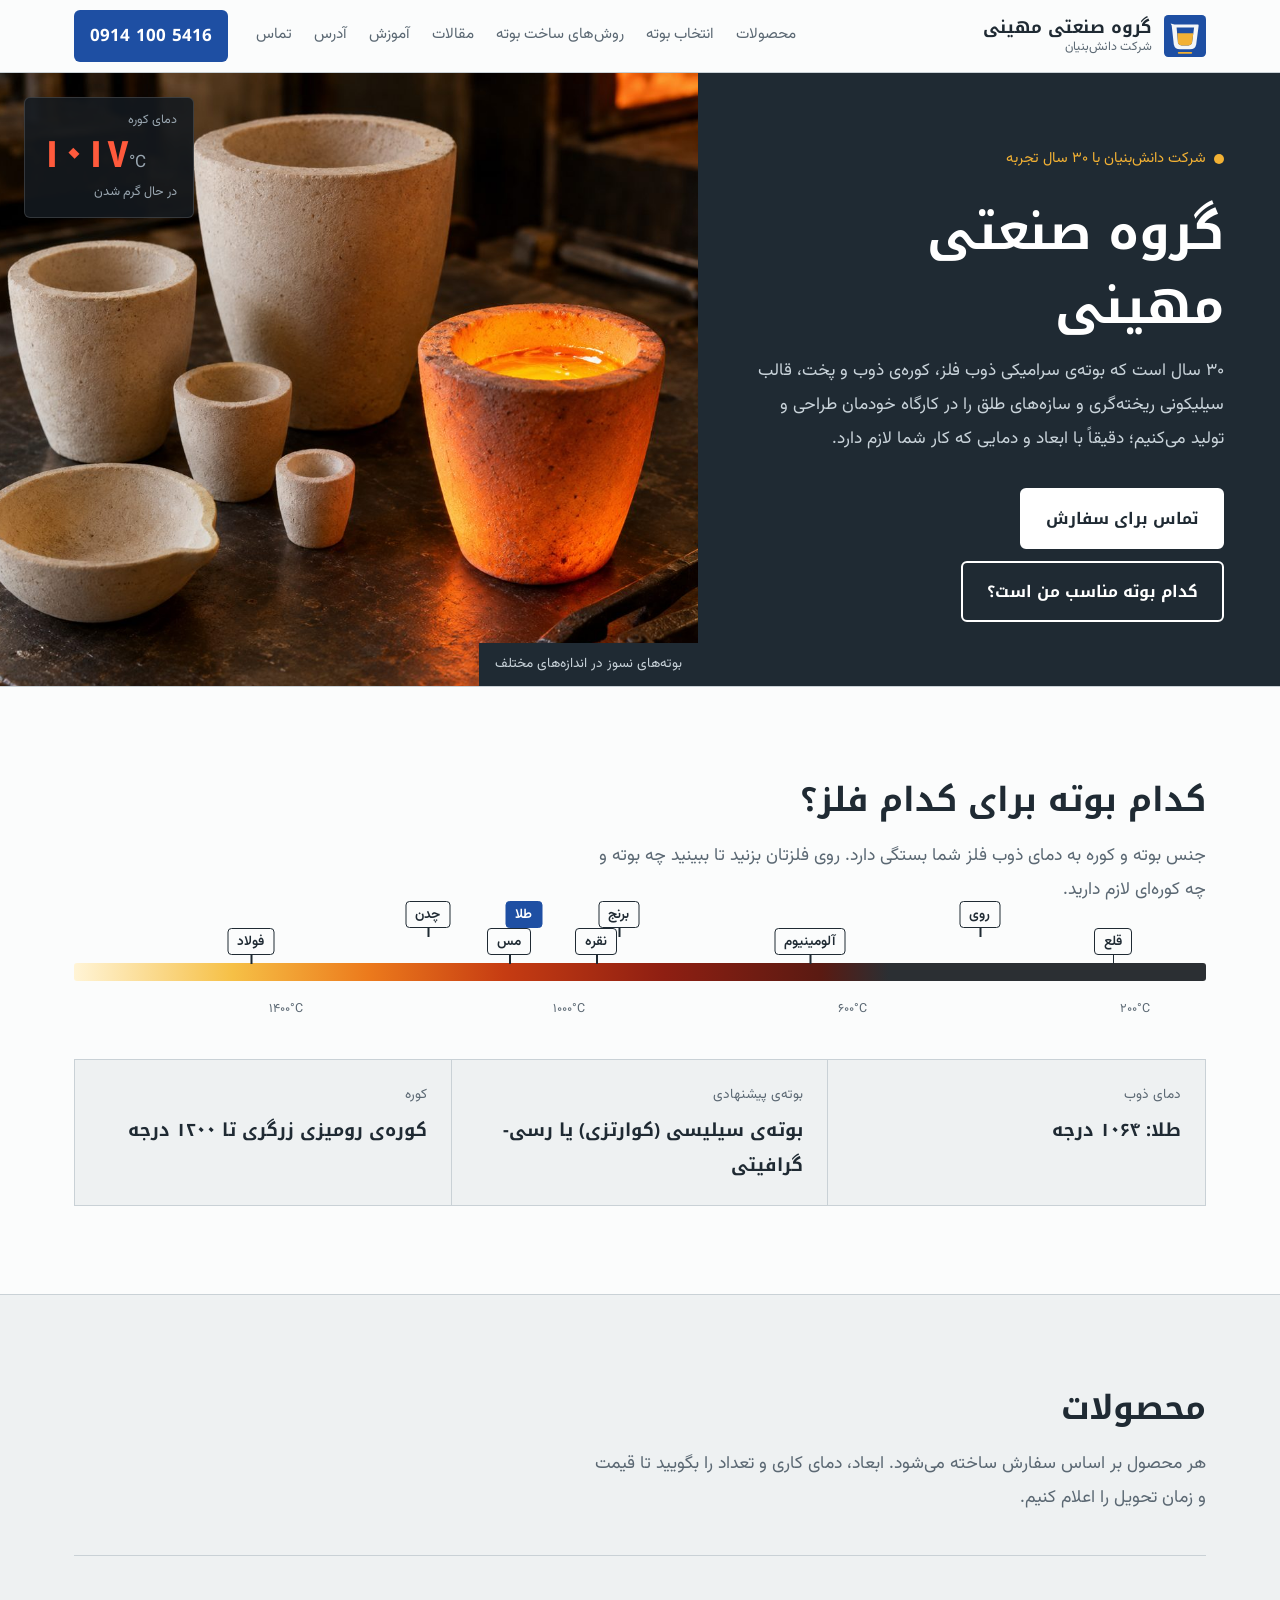
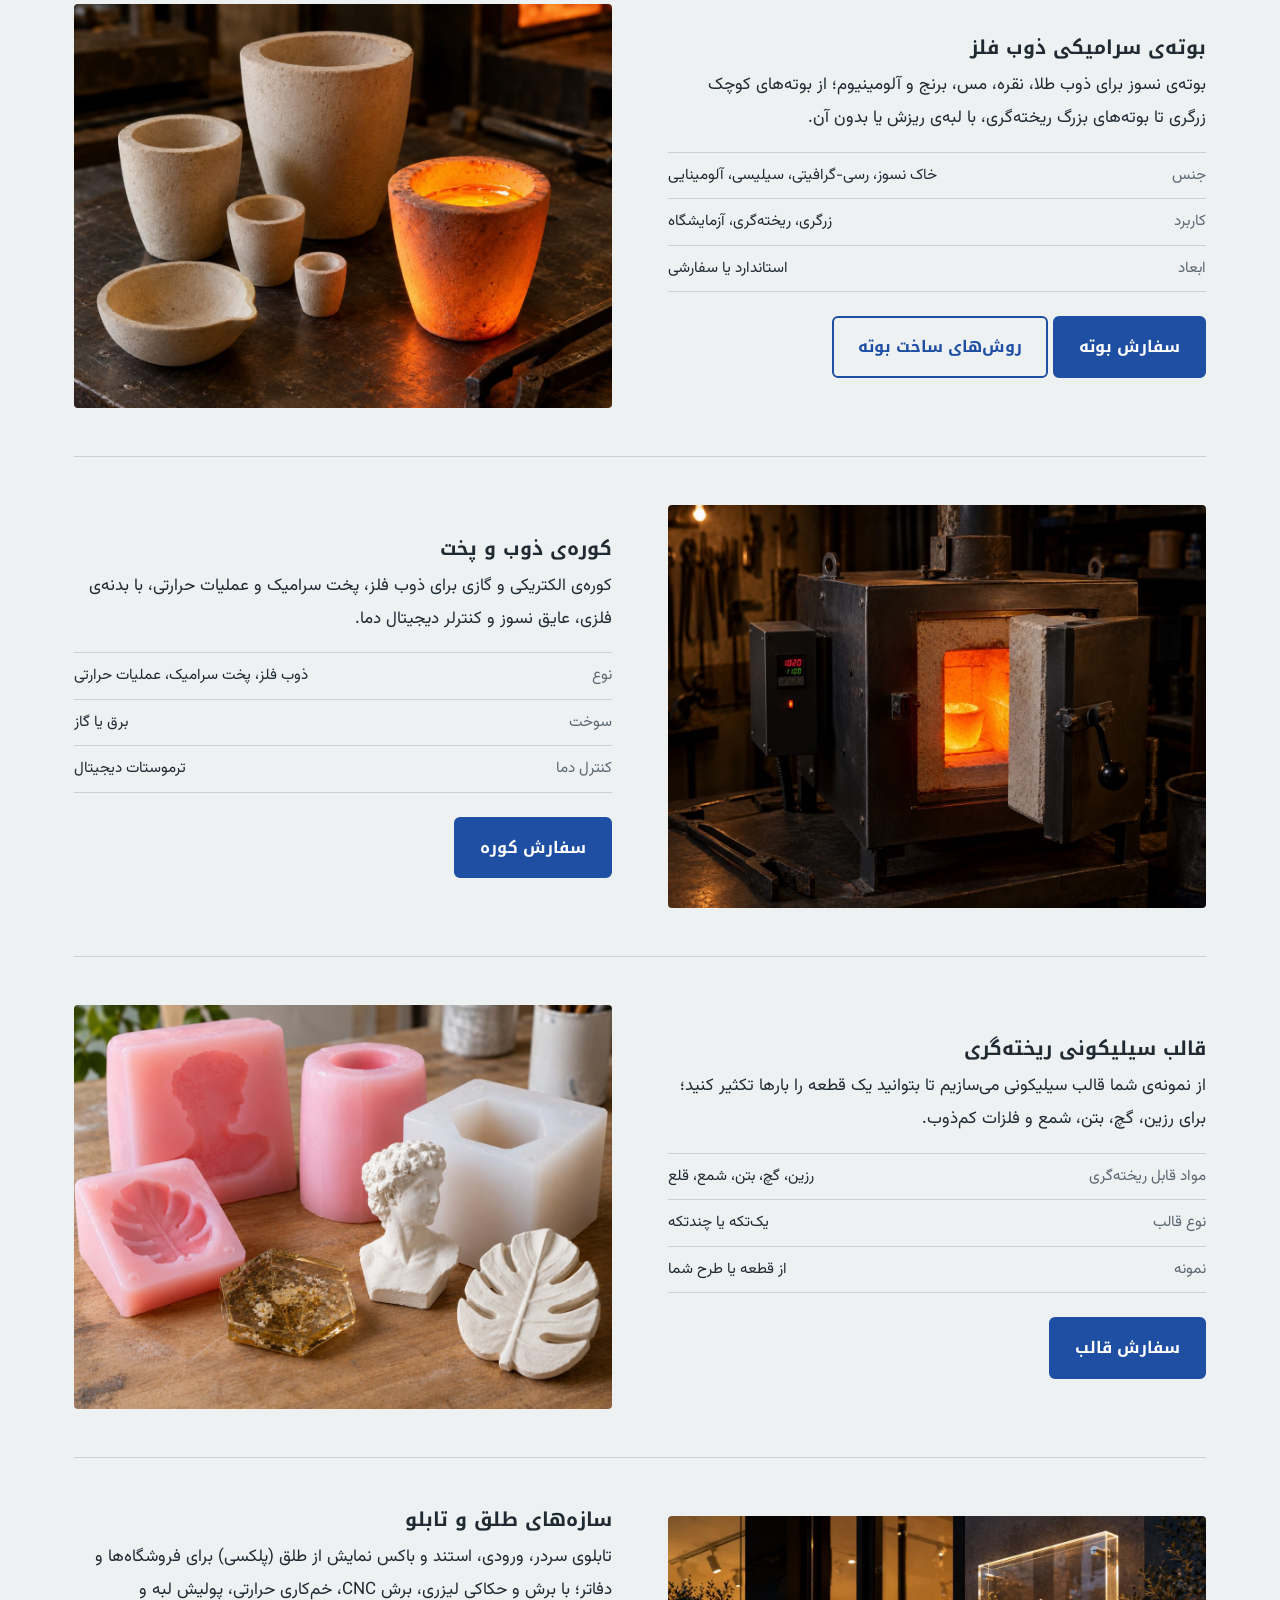
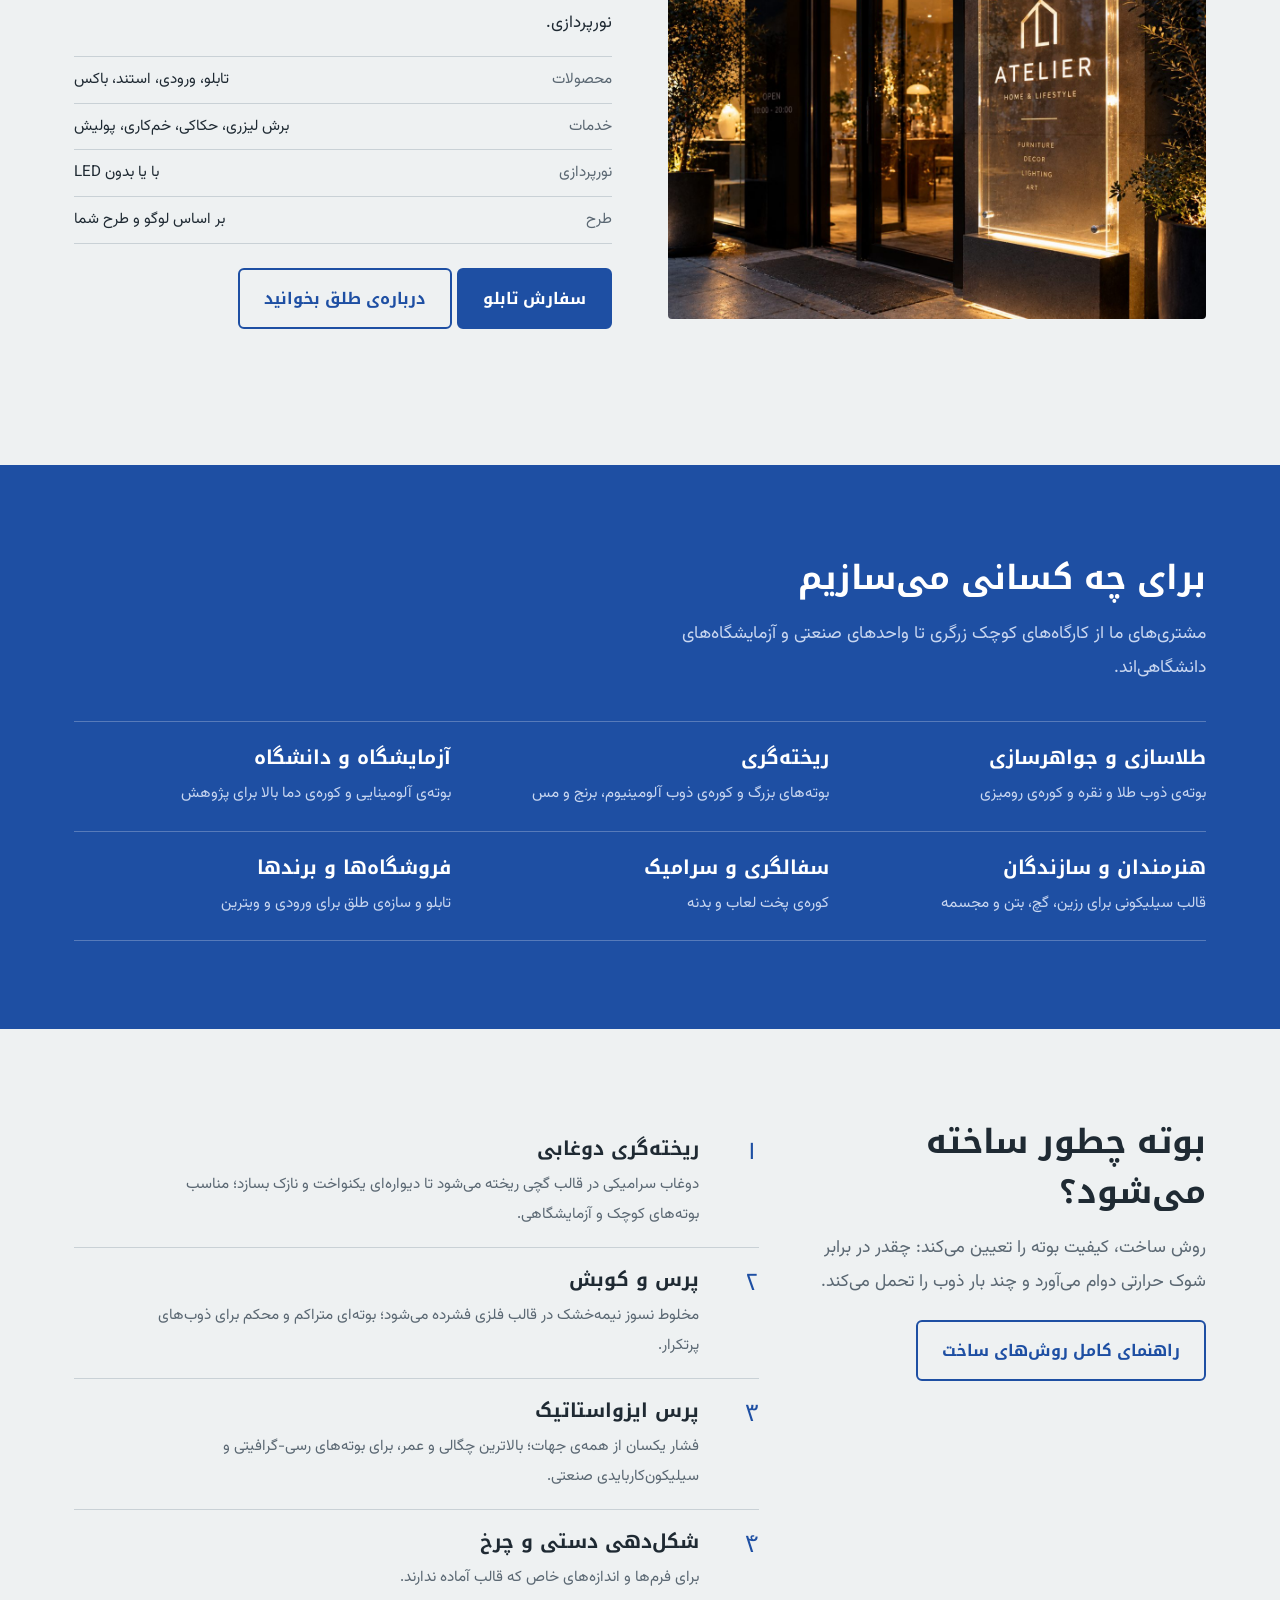
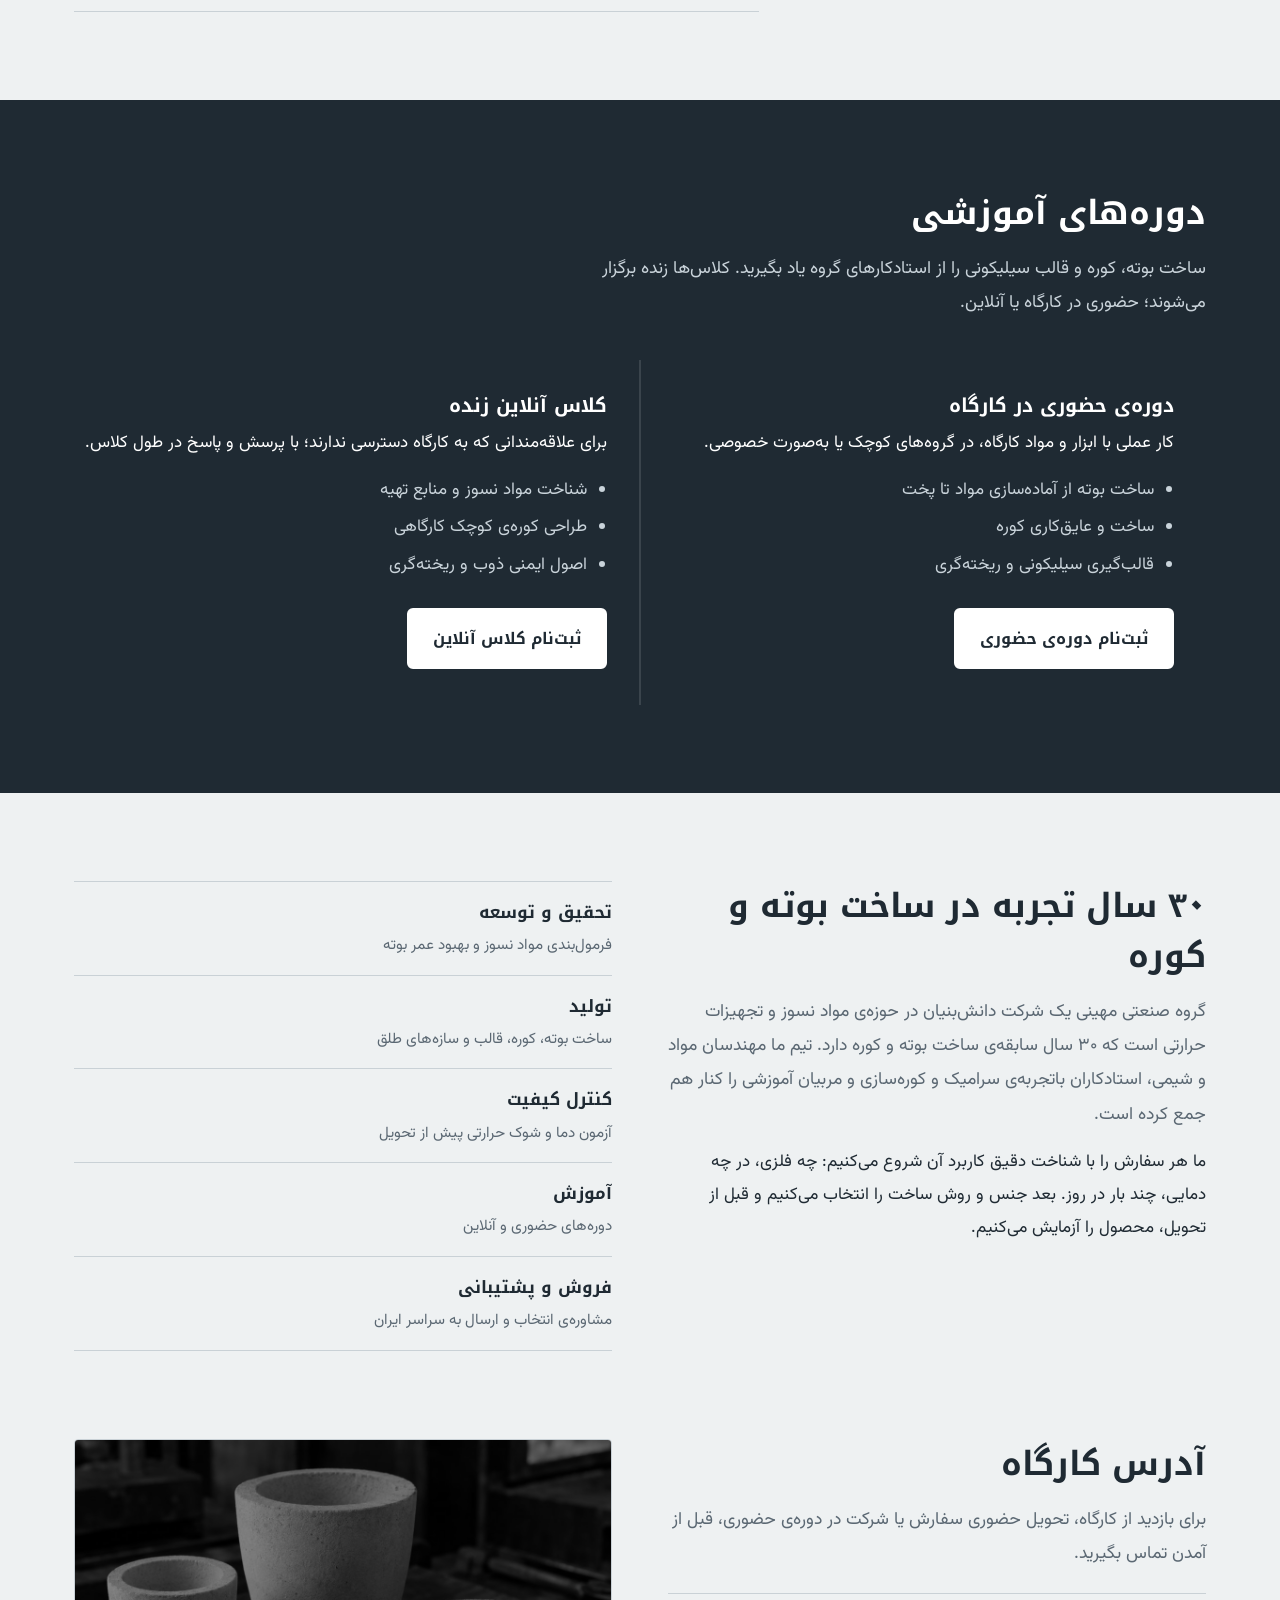
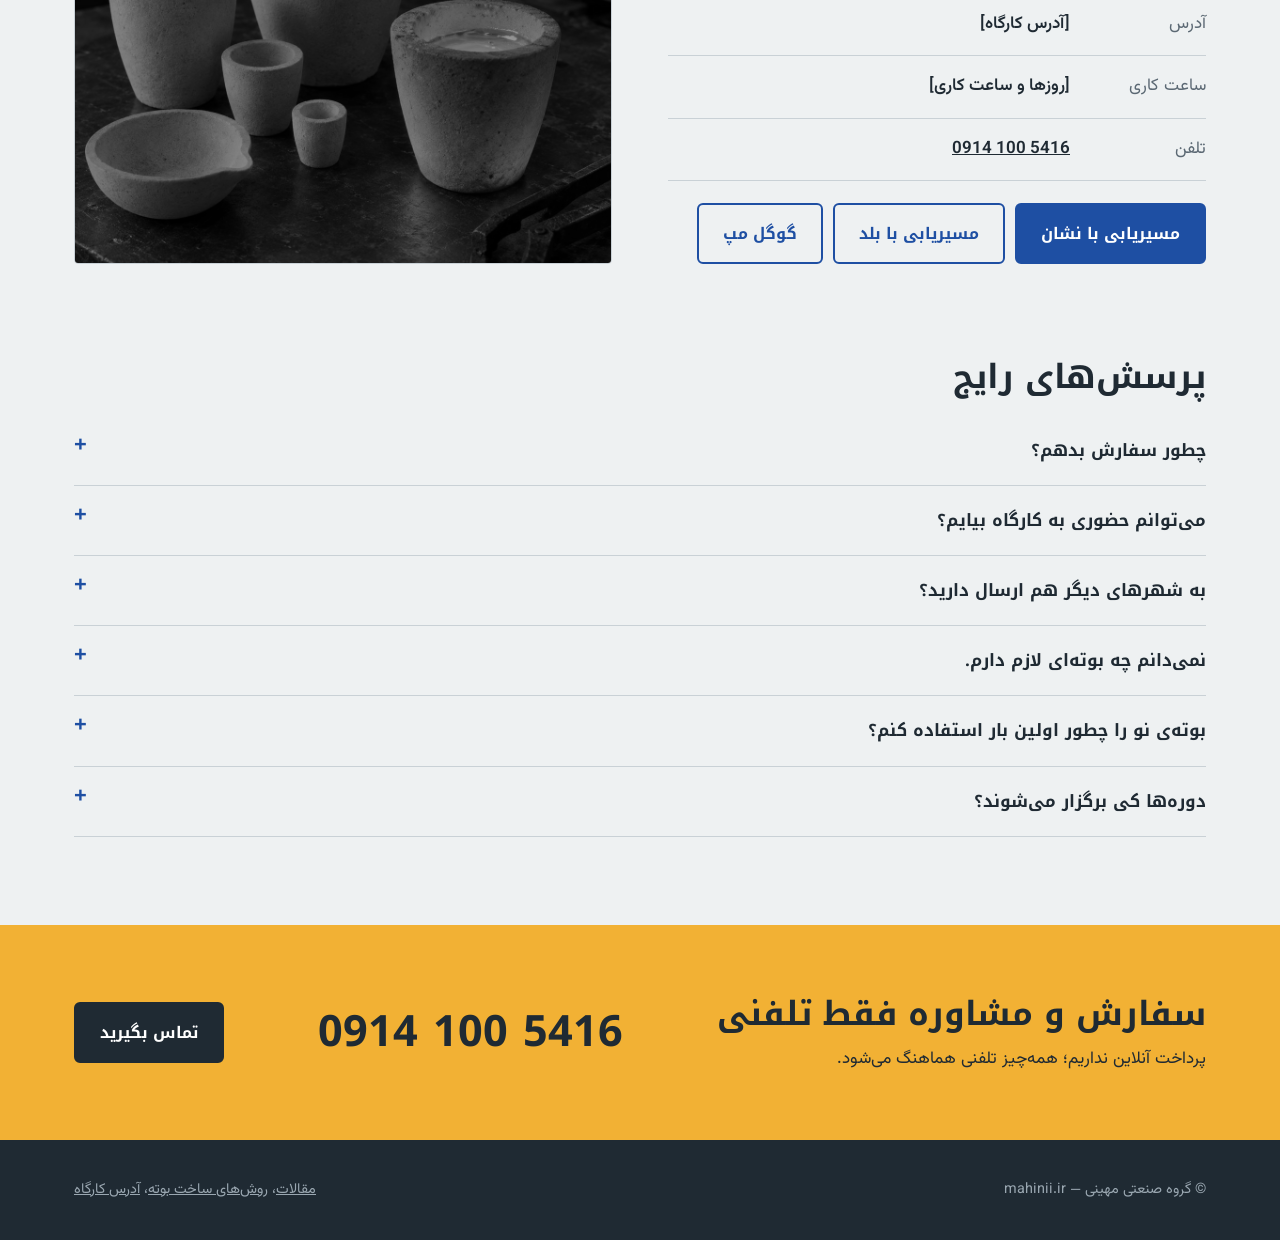
<file: index.html>
<!DOCTYPE html>
<html lang="fa" dir="rtl">
<head>
<meta charset="UTF-8">
<meta name="viewport" content="width=device-width, initial-scale=1">
<title>گروه صنعتی مهینی | ساخت بوته سرامیکی، کوره صنعتی و قالب سیلیکونی</title>
<meta name="description" content="گروه صنعتی مهینی، شرکت دانش‌بنیان با ۳۰ سال تجربه در ساخت بوته سرامیکی ذوب فلز، کوره‌ی ذوب و پخت، قالب سیلیکونی ریخته‌گری و سازه‌های طلق. ساخت سفارشی، ارسال به سراسر ایران و دوره‌های آموزشی حضوری و آنلاین.">
<meta name="keywords" content="بوته سرامیکی, بوته ذوب طلا, بوته ذوب فلز, کوره ذوب, کوره سرامیک, قالب سیلیکونی, ساخت بوته, آموزش ساخت کوره, گروه صنعتی مهینی">
<meta property="og:title" content="گروه صنعتی مهینی">
<meta property="og:description" content="سازنده‌ی بوته سرامیکی، کوره و قالب سیلیکونی — ساخت سفارشی و آموزش">
<meta property="og:image" content="https://mahinii.ir/images/crucible.jpg">
<meta property="og:url" content="https://mahinii.ir/">
<link rel="canonical" href="https://mahinii.ir/">
<link rel="icon" href="images/logo-mark.svg" type="image/svg+xml">
<link rel="preconnect" href="https://fonts.googleapis.com">
<link rel="preconnect" href="https://fonts.gstatic.com" crossorigin>
<link href="https://fonts.googleapis.com/css2?family=Noto+Kufi+Arabic:wght@600;700&family=Vazirmatn:wght@400;600&display=swap" rel="stylesheet">
<link rel="stylesheet" href="style.css">
<script type="application/ld+json">
{"@context":"https://schema.org","@type":"LocalBusiness","name":"گروه صنعتی مهینی","alternateName":"Mahini Industrial Group","url":"https://mahinii.ir","logo":"https://mahinii.ir/images/logo-512.png","image":"https://mahinii.ir/images/crucible.jpg","telephone":"+989141005416","description":"ساخت بوته سرامیکی، کوره، قالب سیلیکونی و سازه‌های طلق؛ دوره‌های آموزشی"}
</script>
</head>
<body>

<header class="top">
  <div class="wrap">
    <a href="index.html" class="logo"><img src="images/logo-mark.svg" alt=""><span><b>گروه صنعتی مهینی</b><small>شرکت دانش‌بنیان</small></span></a>
    <button class="menu-btn" aria-expanded="false" aria-controls="nav">منو</button>
    <nav id="nav">
      <a href="index.html#products">محصولات</a>
      <a href="index.html#guide">انتخاب بوته</a>
      <a href="crucibles.html">روش‌های ساخت بوته</a>
      <a href="blog.html">مقالات</a>
      <a href="index.html#training">آموزش</a>
      <a href="index.html#address">آدرس</a>
      <a href="#contact">تماس</a>
    </nav>
    <a class="tel" href="tel:+989141005416">0914 100 5416</a>
  </div>
</header>

<main>
<div class="hero">
  <div class="text">
    <span class="kb">شرکت دانش‌بنیان با ۳۰ سال تجربه</span>
    <h1>گروه صنعتی مهینی</h1>
    <p>۳۰ سال است که بوته‌ی سرامیکی ذوب فلز، کوره‌ی ذوب و پخت، قالب سیلیکونی ریخته‌گری و سازه‌های طلق را در کارگاه خودمان طراحی و تولید می‌کنیم؛ دقیقاً با ابعاد و دمایی که کار شما لازم دارد.</p>
    <div class="actions">
      <a class="btn on-dark" href="tel:+989141005416">تماس برای سفارش</a>
      <a class="btn on-dark line" href="#guide">کدام بوته مناسب من است؟</a>
    </div>
  </div>
  <figure>
    <img src="images/crucible.jpg" alt="بوته‌های سرامیکی در اندازه‌های مختلف، یکی در حال گداختگی">
    <div class="readout" aria-hidden="true"><span>دمای کوره</span><b id="temp">۲۵</b><em>°C</em><small id="tlabel">در حال گرم شدن</small></div>
    <figcaption>بوته‌های نسوز در اندازه‌های مختلف</figcaption>
  </figure>
</div>

<section class="heat" id="guide">
  <div class="wrap">
    <div class="sec-intro">
      <h2>کدام بوته برای کدام فلز؟</h2>
      <p class="lead">جنس بوته و کوره به دمای ذوب فلز شما بستگی دارد. روی فلزتان بزنید تا ببینید چه بوته و چه کوره‌ای لازم دارید.</p>
    </div>
    <div class="scale" id="scale" role="group" aria-label="دمای ذوب فلزات"></div>
    <div class="ticks" id="ticks" aria-hidden="true"></div>
    <dl class="pick" aria-live="polite">
      <div><dt>دمای ذوب</dt><dd id="pMelt"></dd></div>
      <div><dt>بوته‌ی پیشنهادی</dt><dd id="pCru"></dd></div>
      <div><dt>کوره</dt><dd id="pKiln"></dd></div>
    </dl>
  </div>
</section>

<section id="products">
  <div class="wrap">
    <div class="sec-intro">
      <h2>محصولات</h2>
      <p class="lead">هر محصول بر اساس سفارش ساخته می‌شود. ابعاد، دمای کاری و تعداد را بگویید تا قیمت و زمان تحویل را اعلام کنیم.</p>
    </div>

    <div class="product">
      <figure><img src="images/crucible.jpg" alt="بوته سرامیکی" loading="lazy"></figure>
      <div>
        <h3>بوته‌ی سرامیکی ذوب فلز</h3>
        <p>بوته‌ی نسوز برای ذوب طلا، نقره، مس، برنج و آلومینیوم؛ از بوته‌های کوچک زرگری تا بوته‌های بزرگ ریخته‌گری، با لبه‌ی ریزش یا بدون آن.</p>
        <ul>
          <li><span>جنس</span><span>خاک نسوز، رسی‌-گرافیتی، سیلیسی، آلومینایی</span></li>
          <li><span>کاربرد</span><span>زرگری، ریخته‌گری، آزمایشگاه</span></li>
          <li><span>ابعاد</span><span>استاندارد یا سفارشی</span></li>
        </ul>
        <a class="btn" href="tel:+989141005416">سفارش بوته</a>
        <a class="btn line" href="crucibles.html">روش‌های ساخت بوته</a>
      </div>
    </div>

    <div class="product">
      <figure><img src="images/kiln.jpg" alt="کوره ذوب فلز با نمایشگر دما" loading="lazy"></figure>
      <div>
        <h3>کوره‌ی ذوب و پخت</h3>
        <p>کوره‌ی الکتریکی و گازی برای ذوب فلز، پخت سرامیک و عملیات حرارتی، با بدنه‌ی فلزی، عایق نسوز و کنترلر دیجیتال دما.</p>
        <ul>
          <li><span>نوع</span><span>ذوب فلز، پخت سرامیک، عملیات حرارتی</span></li>
          <li><span>سوخت</span><span>برق یا گاز</span></li>
          <li><span>کنترل دما</span><span>ترموستات دیجیتال</span></li>
        </ul>
        <a class="btn" href="tel:+989141005416">سفارش کوره</a>
      </div>
    </div>

    <div class="product">
      <figure><img src="images/mold.jpg" alt="قالب‌های سیلیکونی و قطعات ریخته‌شده" loading="lazy"></figure>
      <div>
        <h3>قالب سیلیکونی ریخته‌گری</h3>
        <p>از نمونه‌ی شما قالب سیلیکونی می‌سازیم تا بتوانید یک قطعه را بارها تکثیر کنید؛ برای رزین، گچ، بتن، شمع و فلزات کم‌ذوب.</p>
        <ul>
          <li><span>مواد قابل ریخته‌گری</span><span>رزین، گچ، بتن، شمع، قلع</span></li>
          <li><span>نوع قالب</span><span>یک‌تکه یا چندتکه</span></li>
          <li><span>نمونه</span><span>از قطعه یا طرح شما</span></li>
        </ul>
        <a class="btn" href="tel:+989141005416">سفارش قالب</a>
      </div>
    </div>

    <div class="product">
      <figure><img src="images/sign.jpg" alt="تابلوی طلق نورپردازی‌شده در ورودی فروشگاه" loading="lazy"></figure>
      <div>
        <h3>سازه‌های طلق و تابلو</h3>
        <p>تابلوی سردر، ورودی، استند و باکس نمایش از طلق (پلکسی) برای فروشگاه‌ها و دفاتر؛ با برش و حکاکی لیزری، برش CNC، خم‌کاری حرارتی، پولیش لبه و نورپردازی.</p>
        <ul>
          <li><span>محصولات</span><span>تابلو، ورودی، استند، باکس</span></li>
          <li><span>خدمات</span><span>برش لیزری، حکاکی، خم‌کاری، پولیش</span></li>
          <li><span>نورپردازی</span><span>با یا بدون LED</span></li>
          <li><span>طرح</span><span>بر اساس لوگو و طرح شما</span></li>
        </ul>
        <a class="btn" href="tel:+989141005416">سفارش تابلو</a>
        <a class="btn line" href="plexiglass-guide.html">درباره‌ی طلق بخوانید</a>
      </div>
    </div>
  </div>
</section>

<section class="ind">
  <div class="wrap">
    <h2>برای چه کسانی می‌سازیم</h2>
    <p class="lead">مشتری‌های ما از کارگاه‌های کوچک زرگری تا واحدهای صنعتی و آزمایشگاه‌های دانشگاهی‌اند.</p>
    <div class="ind-list">
      <div><h3>طلاسازی و جواهرسازی</h3><p>بوته‌ی ذوب طلا و نقره و کوره‌ی رومیزی</p></div>
      <div><h3>ریخته‌گری</h3><p>بوته‌های بزرگ و کوره‌ی ذوب آلومینیوم، برنج و مس</p></div>
      <div><h3>آزمایشگاه و دانشگاه</h3><p>بوته‌ی آلومینایی و کوره‌ی دما بالا برای پژوهش</p></div>
      <div><h3>هنرمندان و سازندگان</h3><p>قالب سیلیکونی برای رزین، گچ، بتن و مجسمه</p></div>
      <div><h3>سفالگری و سرامیک</h3><p>کوره‌ی پخت لعاب و بدنه</p></div>
      <div><h3>فروشگاه‌ها و برندها</h3><p>تابلو و سازه‌ی طلق برای ورودی و ویترین</p></div>
    </div>
  </div>
</section>

<section>
  <div class="wrap methods">
    <div>
      <h2>بوته چطور ساخته می‌شود؟</h2>
      <p class="lead">روش ساخت، کیفیت بوته را تعیین می‌کند: چقدر در برابر شوک حرارتی دوام می‌آورد و چند بار ذوب را تحمل می‌کند.</p>
      <p style="margin-top:20px"><a class="btn line" href="crucibles.html">راهنمای کامل روش‌های ساخت</a></p>
    </div>
    <ol class="m-list">
      <li><div><h3>ریخته‌گری دوغابی</h3><p>دوغاب سرامیکی در قالب گچی ریخته می‌شود تا دیواره‌ای یکنواخت و نازک بسازد؛ مناسب بوته‌های کوچک و آزمایشگاهی.</p></div></li>
      <li><div><h3>پرس و کوبش</h3><p>مخلوط نسوز نیمه‌خشک در قالب فلزی فشرده می‌شود؛ بوته‌ای متراکم و محکم برای ذوب‌های پرتکرار.</p></div></li>
      <li><div><h3>پرس ایزواستاتیک</h3><p>فشار یکسان از همه‌ی جهات؛ بالاترین چگالی و عمر، برای بوته‌های رسی‌-گرافیتی و سیلیکون‌کاربایدی صنعتی.</p></div></li>
      <li><div><h3>شکل‌دهی دستی و چرخ</h3><p>برای فرم‌ها و اندازه‌های خاص که قالب آماده ندارند.</p></div></li>
    </ol>
  </div>
</section>

<section class="train" id="training">
  <div class="wrap">
    <h2>دوره‌های آموزشی</h2>
    <p class="lead">ساخت بوته، کوره و قالب سیلیکونی را از استادکارهای گروه یاد بگیرید. کلاس‌ها زنده برگزار می‌شوند؛ حضوری در کارگاه یا آنلاین.</p>
    <div class="t-grid">
      <article>
        <h3>دوره‌ی حضوری در کارگاه</h3>
        <p>کار عملی با ابزار و مواد کارگاه، در گروه‌های کوچک یا به‌صورت خصوصی.</p>
        <ul><li>ساخت بوته از آماده‌سازی مواد تا پخت</li><li>ساخت و عایق‌کاری کوره</li><li>قالب‌گیری سیلیکونی و ریخته‌گری</li></ul>
        <a class="btn on-dark" href="tel:+989141005416">ثبت‌نام دوره‌ی حضوری</a>
      </article>
      <article>
        <h3>کلاس آنلاین زنده</h3>
        <p>برای علاقه‌مندانی که به کارگاه دسترسی ندارند؛ با پرسش و پاسخ در طول کلاس.</p>
        <ul><li>شناخت مواد نسوز و منابع تهیه</li><li>طراحی کوره‌ی کوچک کارگاهی</li><li>اصول ایمنی ذوب و ریخته‌گری</li></ul>
        <a class="btn on-dark" href="tel:+989141005416">ثبت‌نام کلاس آنلاین</a>
      </article>
    </div>
  </div>
</section>

<section id="about">
  <div class="wrap about">
    <div>
      <h2>۳۰ سال تجربه در ساخت بوته و کوره</h2>
      <p class="lead">گروه صنعتی مهینی یک شرکت دانش‌بنیان در حوزه‌ی مواد نسوز و تجهیزات حرارتی است که ۳۰ سال سابقه‌ی ساخت بوته و کوره دارد. تیم ما مهندسان مواد و شیمی، استادکاران باتجربه‌ی سرامیک و کوره‌سازی و مربیان آموزشی را کنار هم جمع کرده است.</p>
      <p style="margin-top:14px">ما هر سفارش را با شناخت دقیق کاربرد آن شروع می‌کنیم: چه فلزی، در چه دمایی، چند بار در روز. بعد جنس و روش ساخت را انتخاب می‌کنیم و قبل از تحویل، محصول را آزمایش می‌کنیم.</p>
    </div>
    <ul class="team">
      <li><b>تحقیق و توسعه</b><span>فرمول‌بندی مواد نسوز و بهبود عمر بوته</span></li>
      <li><b>تولید</b><span>ساخت بوته، کوره، قالب و سازه‌های طلق</span></li>
      <li><b>کنترل کیفیت</b><span>آزمون دما و شوک حرارتی پیش از تحویل</span></li>
      <li><b>آموزش</b><span>دوره‌های حضوری و آنلاین</span></li>
      <li><b>فروش و پشتیبانی</b><span>مشاوره‌ی انتخاب و ارسال به سراسر ایران</span></li>
    </ul>
  </div>
</section>

<section id="address" style="padding-top:0">
  <div class="wrap addr">
    <div>
      <h2>آدرس کارگاه</h2>
      <p class="lead">برای بازدید از کارگاه، تحویل حضوری سفارش یا شرکت در دوره‌ی حضوری، قبل از آمدن تماس بگیرید.</p>
      <dl>
        <div><dt>آدرس</dt><dd data-todo="address">[آدرس کارگاه]</dd></div>
        <div><dt>ساعت کاری</dt><dd data-todo="hours">[روزها و ساعت کاری]</dd></div>
        <div><dt>تلفن</dt><dd><a href="tel:+989141005416" style="direction:ltr;display:inline-block">0914 100 5416</a></dd></div>
      </dl>
      <div class="maps">
        <a class="btn" data-todo="neshan" href="https://neshan.org/maps" target="_blank" rel="noopener">مسیریابی با نشان</a>
        <a class="btn line" data-todo="balad" href="https://balad.ir" target="_blank" rel="noopener">مسیریابی با بلد</a>
        <a class="btn line" data-todo="gmaps" href="https://maps.google.com" target="_blank" rel="noopener">گوگل مپ</a>
      </div>
    </div>
    <div class="map-box" data-todo="map"><img src="images/crucible.jpg" alt="" style="width:100%;height:100%;min-height:320px;object-fit:cover;filter:grayscale(1) brightness(.6)"></div>
  </div>
</section>

<section class="faq" style="padding-top:0">
  <div class="wrap">
    <h2>پرسش‌های رایج</h2>
    <details><summary>چطور سفارش بدهم؟</summary><p>با شماره‌ی ۰۹۱۴۱۰۰۵۴۱۶ تماس بگیرید و نوع محصول، ابعاد، دمای کاری و تعداد را بگویید. قیمت، روش پرداخت و زمان تحویل را تلفنی هماهنگ می‌کنیم.</p></details>
    <details><summary>می‌توانم حضوری به کارگاه بیایم؟</summary><p>بله. آدرس در بخش «آدرس کارگاه» آمده است؛ لطفاً قبل از آمدن تماس بگیرید.</p></details>
    <details><summary>به شهرهای دیگر هم ارسال دارید؟</summary><p>بله، محصولات با بسته‌بندی ایمن به سراسر ایران ارسال می‌شوند.</p></details>
    <details><summary>نمی‌دانم چه بوته‌ای لازم دارم.</summary><p>بخش «کدام بوته برای کدام فلز؟» را ببینید یا تماس بگیرید؛ مشاوره پیش از خرید رایگان است.</p></details>
    <details><summary>بوته‌ی نو را چطور اولین بار استفاده کنم؟</summary><p>بوته را قبل از اولین ذوب، آرام و خالی گرم کنید تا رطوبت آن خارج شود. هیچ‌وقت بوته‌ی سرد را مستقیم در کوره‌ی داغ نگذارید و فلز سرد یا مرطوب را در بوته‌ی داغ نیندازید.</p></details>
    <details><summary>دوره‌ها کی برگزار می‌شوند؟</summary><p>زمان دوره‌ها بر اساس تعداد ثبت‌نام‌کنندگان تعیین می‌شود. تماس بگیرید تا زمان دوره‌ی بعدی را اعلام کنیم.</p></details>
  </div>
</section>
</main>

<div class="contact" id="contact">
  <div class="wrap">
    <div>
      <h2 style="margin-bottom:4px">سفارش و مشاوره فقط تلفنی</h2>
      <p>پرداخت آنلاین نداریم؛ همه‌چیز تلفنی هماهنگ می‌شود.</p>
    </div>
    <a class="num" href="tel:+989141005416">0914 100 5416</a>
    <a class="btn" href="tel:+989141005416">تماس بگیرید</a>
  </div>
</div>

<footer>
  <div class="wrap">
    <span>© گروه صنعتی مهینی — mahinii.ir</span>
    <span><a href="blog.html">مقالات</a>، <a href="crucibles.html">روش‌های ساخت بوته</a>، <a href="index.html#address">آدرس کارگاه</a></span>
  </div>
</footer>
<script src="site.js"></script>
<script>
(()=>{
  const fig=document.querySelector(".hero figure"),el=document.getElementById("temp"),lab=document.getElementById("tlabel");
  const T0=25,T1=1064,D=3600,fa=n=>Math.round(n).toLocaleString("fa-IR",{useGrouping:false});
  const done=()=>{el.textContent=fa(T1);lab.textContent="دمای ذوب طلا";fig.classList.add("hot","done")};
  if(matchMedia("(prefers-reduced-motion: reduce)").matches){done();return}
  requestAnimationFrame(()=>fig.classList.add("hot"));
  let t0;const ease=x=>1-Math.pow(1-x,3);
  const step=t=>{t0??=t;const k=Math.min((t-t0)/D,1);el.textContent=fa(T0+(T1-T0)*ease(k));k<1?requestAnimationFrame(step):done()};
  setTimeout(()=>requestAnimationFrame(step),300);
})();
</script>
<script>
const metals=[
  {n:"قلع",t:232,c:"بوته‌ی فولادی یا رسی‌-گرافیتی",k:"کوره‌ی کوچک یا حتی هیتر صنعتی، حدود ۳۵۰ درجه"},
  {n:"روی",t:420,c:"بوته‌ی رسی‌-گرافیتی",k:"کوره‌ی الکتریکی یا گازی تا ۶۰۰ درجه"},
  {n:"آلومینیوم",t:660,c:"بوته‌ی سیلیکون‌کاربایدی یا رسی‌-گرافیتی",k:"کوره‌ی ذوب گازی یا الکتریکی تا ۸۵۰ درجه"},
  {n:"برنج",t:930,c:"بوته‌ی رسی‌-گرافیتی",k:"کوره‌ی ذوب تا ۱۱۰۰ درجه"},
  {n:"نقره",t:962,c:"بوته‌ی سیلیسی یا رسی‌-گرافیتی",k:"کوره‌ی رومیزی زرگری تا ۱۱۰۰ درجه"},
  {n:"طلا",t:1064,c:"بوته‌ی سیلیسی (کوارتزی) یا رسی‌-گرافیتی",k:"کوره‌ی رومیزی زرگری تا ۱۲۰۰ درجه"},
  {n:"مس",t:1085,c:"بوته‌ی رسی‌-گرافیتی یا سیلیکون‌کاربایدی",k:"کوره‌ی ذوب تا ۱۲۵۰ درجه"},
  {n:"چدن",t:1200,c:"بوته‌ی سیلیکون‌کاربایدی",k:"کوره‌ی ذوب دما بالا تا ۱۴۰۰ درجه"},
  {n:"فولاد",t:1450,c:"بوته‌ی آلومینایی یا زیرکونیایی",k:"کوره‌ی القایی یا دما بالا تا ۱۶۵۰ درجه"}
];
const MIN=100,MAX=1700,pos=t=>(t-MIN)/(MAX-MIN)*100,fa=n=>n.toLocaleString("fa-IR",{useGrouping:false});
const scale=document.getElementById("scale"),ticks=document.getElementById("ticks");
[200,600,1000,1400].forEach(t=>ticks.insertAdjacentHTML("beforeend",`<span style="right:${pos(t)}%">${fa(t)}°C</span>`));
metals.forEach((m,i)=>{
  const b=document.createElement("button");
  b.className="metal"+(i%2?" alt":"");b.style.right=pos(m.t)+"%";b.textContent=m.n;b.setAttribute("aria-pressed","false");
  b.onclick=()=>show(i);scale.appendChild(b);
});
function show(i){
  const m=metals[i];
  scale.querySelectorAll(".metal").forEach((b,j)=>b.setAttribute("aria-pressed",j===i));
  document.getElementById("pMelt").innerHTML=`${m.n}: ${fa(m.t)} درجه`;
  document.getElementById("pCru").textContent=m.c;
  document.getElementById("pKiln").textContent=m.k;
}
show(5);
</script>
</body>
</html>
</file>
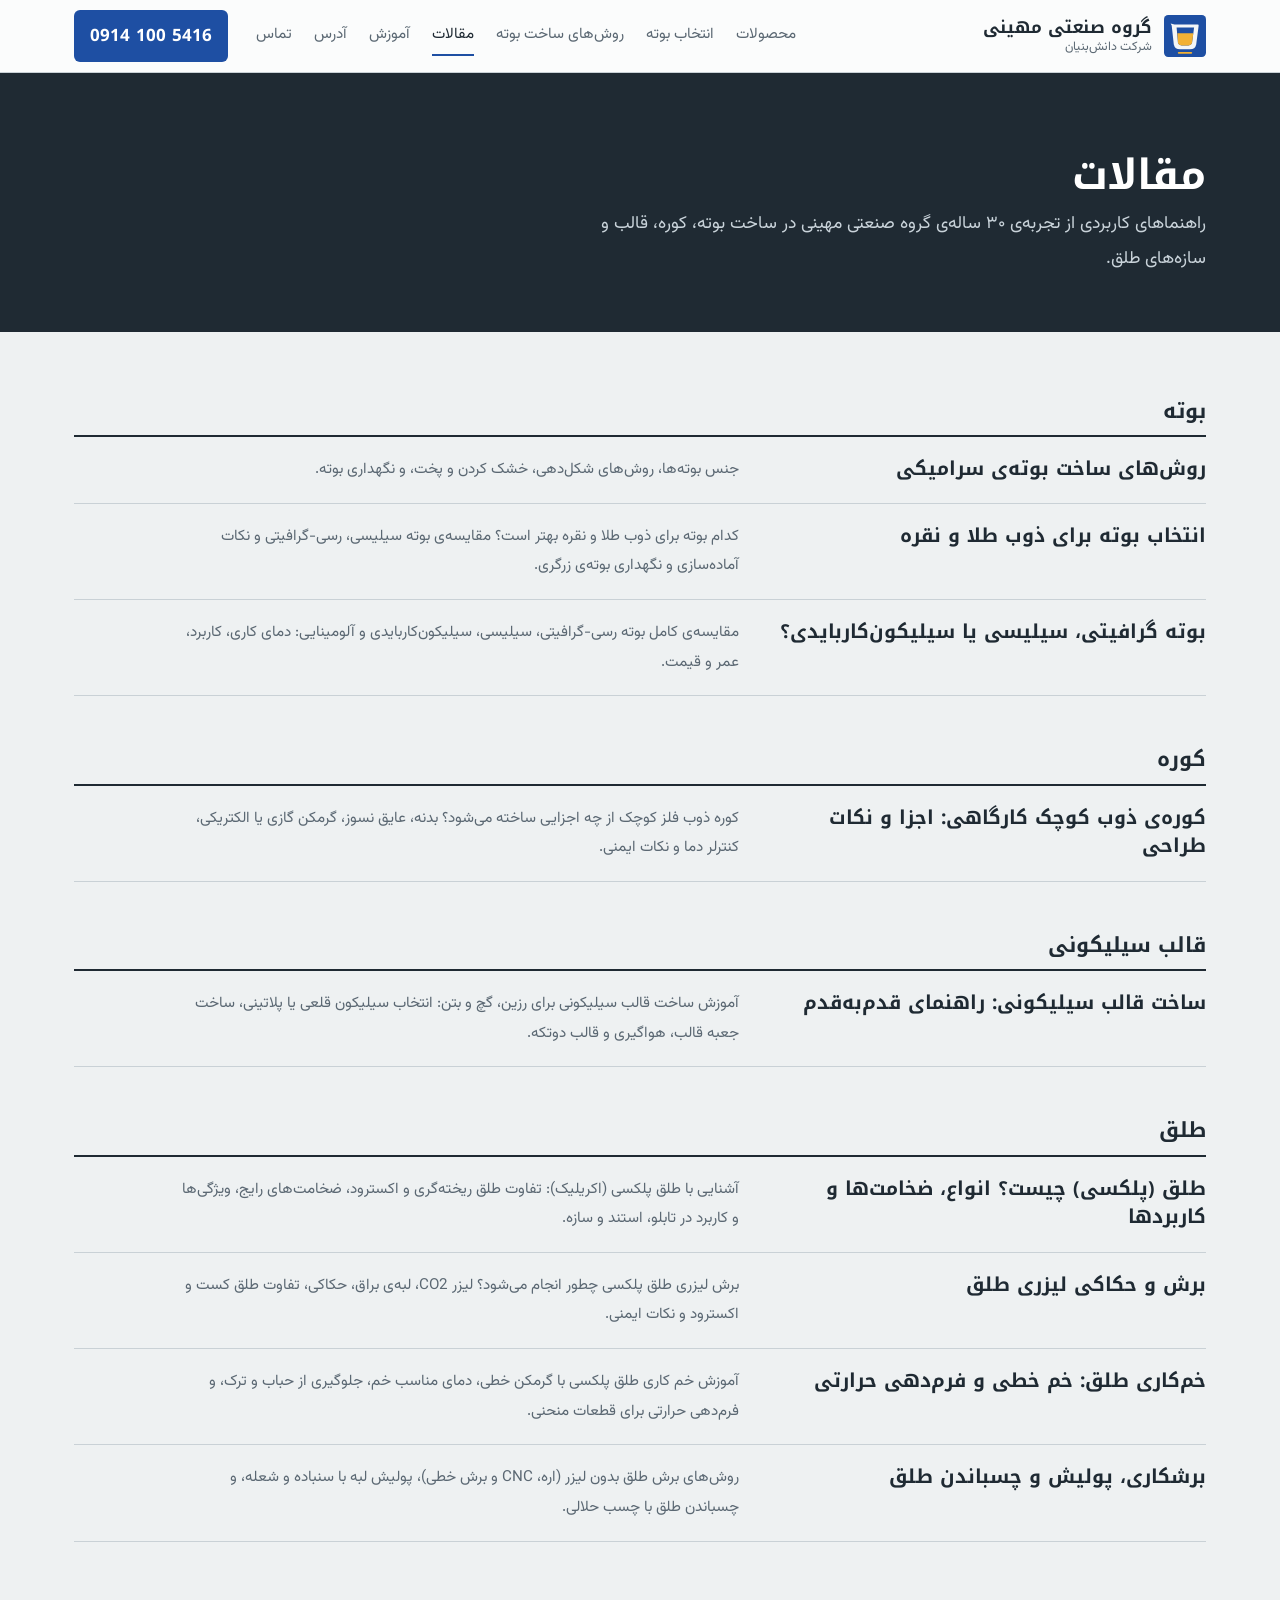
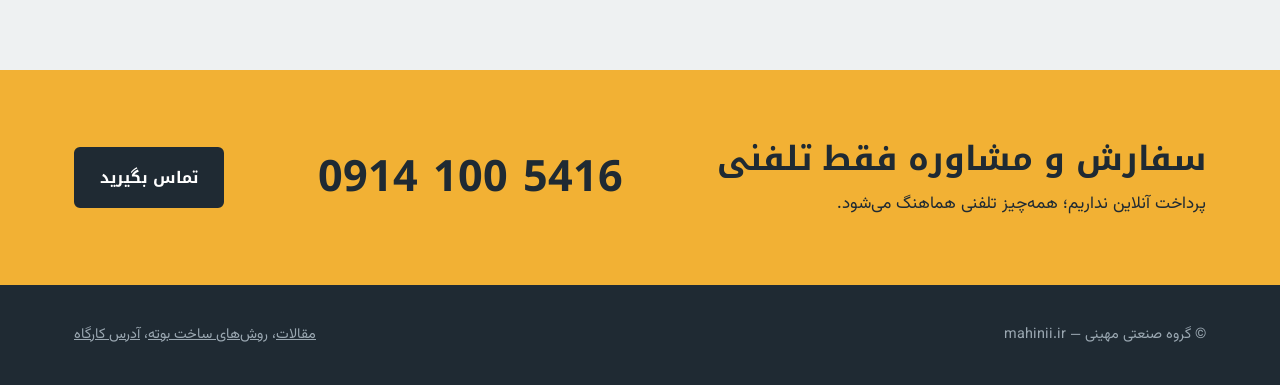
<file: blog.html>
<!DOCTYPE html>
<html lang="fa" dir="rtl">
<head>
<meta charset="UTF-8">
<meta name="viewport" content="width=device-width, initial-scale=1">
<title>مقالات آموزشی بوته، کوره، قالب سیلیکونی و طلق | گروه صنعتی مهینی</title>
<meta name="description" content="مقاله‌های آموزشی گروه صنعتی مهینی درباره‌ی بوته سرامیکی، کوره ذوب، قالب سیلیکونی و برش، لیزر و خم‌کاری طلق.">
<link rel="canonical" href="https://mahinii.ir/blog.html">
<meta property="og:type" content="article">
<meta property="og:title" content="مقالات آموزشی بوته، کوره، قالب سیلیکونی و طلق | گروه صنعتی مهینی">
<meta property="og:description" content="مقاله‌های آموزشی گروه صنعتی مهینی درباره‌ی بوته سرامیکی، کوره ذوب، قالب سیلیکونی و برش، لیزر و خم‌کاری طلق.">
<meta property="og:image" content="https://mahinii.ir/images/crucible.jpg">
<meta property="og:url" content="https://mahinii.ir/blog.html">
<meta property="og:locale" content="fa_IR">
<link rel="icon" href="images/logo-mark.svg" type="image/svg+xml">
<link rel="preconnect" href="https://fonts.googleapis.com">
<link rel="preconnect" href="https://fonts.gstatic.com" crossorigin>
<link href="https://fonts.googleapis.com/css2?family=Noto+Kufi+Arabic:wght@600;700&family=Vazirmatn:wght@400;600&display=swap" rel="stylesheet">
<link rel="stylesheet" href="style.css">
</head>
<body>
<header class="top">
  <div class="wrap">
    <a href="index.html" class="logo"><img src="images/logo-mark.svg" alt=""><span><b>گروه صنعتی مهینی</b><small>شرکت دانش‌بنیان</small></span></a>
    <button class="menu-btn" aria-expanded="false" aria-controls="nav">منو</button>
    <nav id="nav">
      <a href="index.html#products">محصولات</a>
      <a href="index.html#guide">انتخاب بوته</a>
      <a href="crucibles.html">روش‌های ساخت بوته</a>
      <a href="blog.html" aria-current="page">مقالات</a>
      <a href="index.html#training">آموزش</a>
      <a href="index.html#address">آدرس</a>
      <a href="#contact">تماس</a>
    </nav>
    <a class="tel" href="tel:+989141005416">0914 100 5416</a>
  </div>
</header>

<main>
<div class="page-head">
  <div class="wrap">
    <h1 style="font-size:clamp(1.8rem,3.6vw,2.6rem)">مقالات</h1>
    <p class="lead">راهنماهای کاربردی از تجربه‌ی ۳۰ ساله‌ی گروه صنعتی مهینی در ساخت بوته، کوره، قالب و سازه‌های طلق.</p>
  </div>
</div>
<div class="wrap blog">
<section class="blog-group"><h2>بوته</h2><ul class="blog-list">
<li><a href="crucibles.html"><h3>روش‌های ساخت بوته‌ی سرامیکی</h3><p>جنس بوته‌ها، روش‌های شکل‌دهی، خشک کردن و پخت، و نگهداری بوته.</p></a></li>
<li><a href="gold-crucible.html"><h3>انتخاب بوته برای ذوب طلا و نقره</h3><p>کدام بوته برای ذوب طلا و نقره بهتر است؟ مقایسه‌ی بوته سیلیسی، رسی‌-گرافیتی و نکات آماده‌سازی و نگهداری بوته‌ی زرگری.</p></a></li>
<li><a href="graphite-vs-silica-vs-sic.html"><h3>بوته گرافیتی، سیلیسی یا سیلیکون‌کاربایدی؟</h3><p>مقایسه‌ی کامل بوته رسی‌-گرافیتی، سیلیسی، سیلیکون‌کاربایدی و آلومینایی: دمای کاری، کاربرد، عمر و قیمت.</p></a></li>
</ul></section>
<section class="blog-group"><h2>کوره</h2><ul class="blog-list">
<li><a href="small-melting-furnace.html"><h3>کوره‌ی ذوب کوچک کارگاهی: اجزا و نکات طراحی</h3><p>کوره ذوب فلز کوچک از چه اجزایی ساخته می‌شود؟ بدنه، عایق نسوز، گرمکن گازی یا الکتریکی، کنترلر دما و نکات ایمنی.</p></a></li>
</ul></section>
<section class="blog-group"><h2>قالب سیلیکونی</h2><ul class="blog-list">
<li><a href="silicone-mold-guide.html"><h3>ساخت قالب سیلیکونی: راهنمای قدم‌به‌قدم</h3><p>آموزش ساخت قالب سیلیکونی برای رزین، گچ و بتن: انتخاب سیلیکون قلعی یا پلاتینی، ساخت جعبه قالب، هواگیری و قالب دوتکه.</p></a></li>
</ul></section>
<section class="blog-group"><h2>طلق</h2><ul class="blog-list">
<li><a href="plexiglass-guide.html"><h3>طلق (پلکسی) چیست؟ انواع، ضخامت‌ها و کاربردها</h3><p>آشنایی با طلق پلکسی (اکریلیک): تفاوت طلق ریخته‌گری و اکسترود، ضخامت‌های رایج، ویژگی‌ها و کاربرد در تابلو، استند و سازه.</p></a></li>
<li><a href="plexiglass-laser-cutting.html"><h3>برش و حکاکی لیزری طلق</h3><p>برش لیزری طلق پلکسی چطور انجام می‌شود؟ لیزر CO2، لبه‌ی براق، حکاکی، تفاوت طلق کست و اکسترود و نکات ایمنی.</p></a></li>
<li><a href="plexiglass-bending.html"><h3>خم‌کاری طلق: خم خطی و فرم‌دهی حرارتی</h3><p>آموزش خم کاری طلق پلکسی با گرمکن خطی، دمای مناسب خم، جلوگیری از حباب و ترک، و فرم‌دهی حرارتی برای قطعات منحنی.</p></a></li>
<li><a href="plexiglass-cutting-bonding.html"><h3>برشکاری، پولیش و چسباندن طلق</h3><p>روش‌های برش طلق بدون لیزر (اره، CNC و برش خطی)، پولیش لبه با سنباده و شعله، و چسباندن طلق با چسب حلالی.</p></a></li>
</ul></section>
</div>
</main>
<div class="contact" id="contact">
  <div class="wrap">
    <div>
      <h2 style="margin-bottom:4px">سفارش و مشاوره فقط تلفنی</h2>
      <p>پرداخت آنلاین نداریم؛ همه‌چیز تلفنی هماهنگ می‌شود.</p>
    </div>
    <a class="num" href="tel:+989141005416">0914 100 5416</a>
    <a class="btn" href="tel:+989141005416">تماس بگیرید</a>
  </div>
</div>

<footer>
  <div class="wrap">
    <span>© گروه صنعتی مهینی — mahinii.ir</span>
    <span><a href="blog.html">مقالات</a>، <a href="crucibles.html">روش‌های ساخت بوته</a>، <a href="index.html#address">آدرس کارگاه</a></span>
  </div>
</footer>
<script src="site.js"></script>
</body>
</html>
</file>
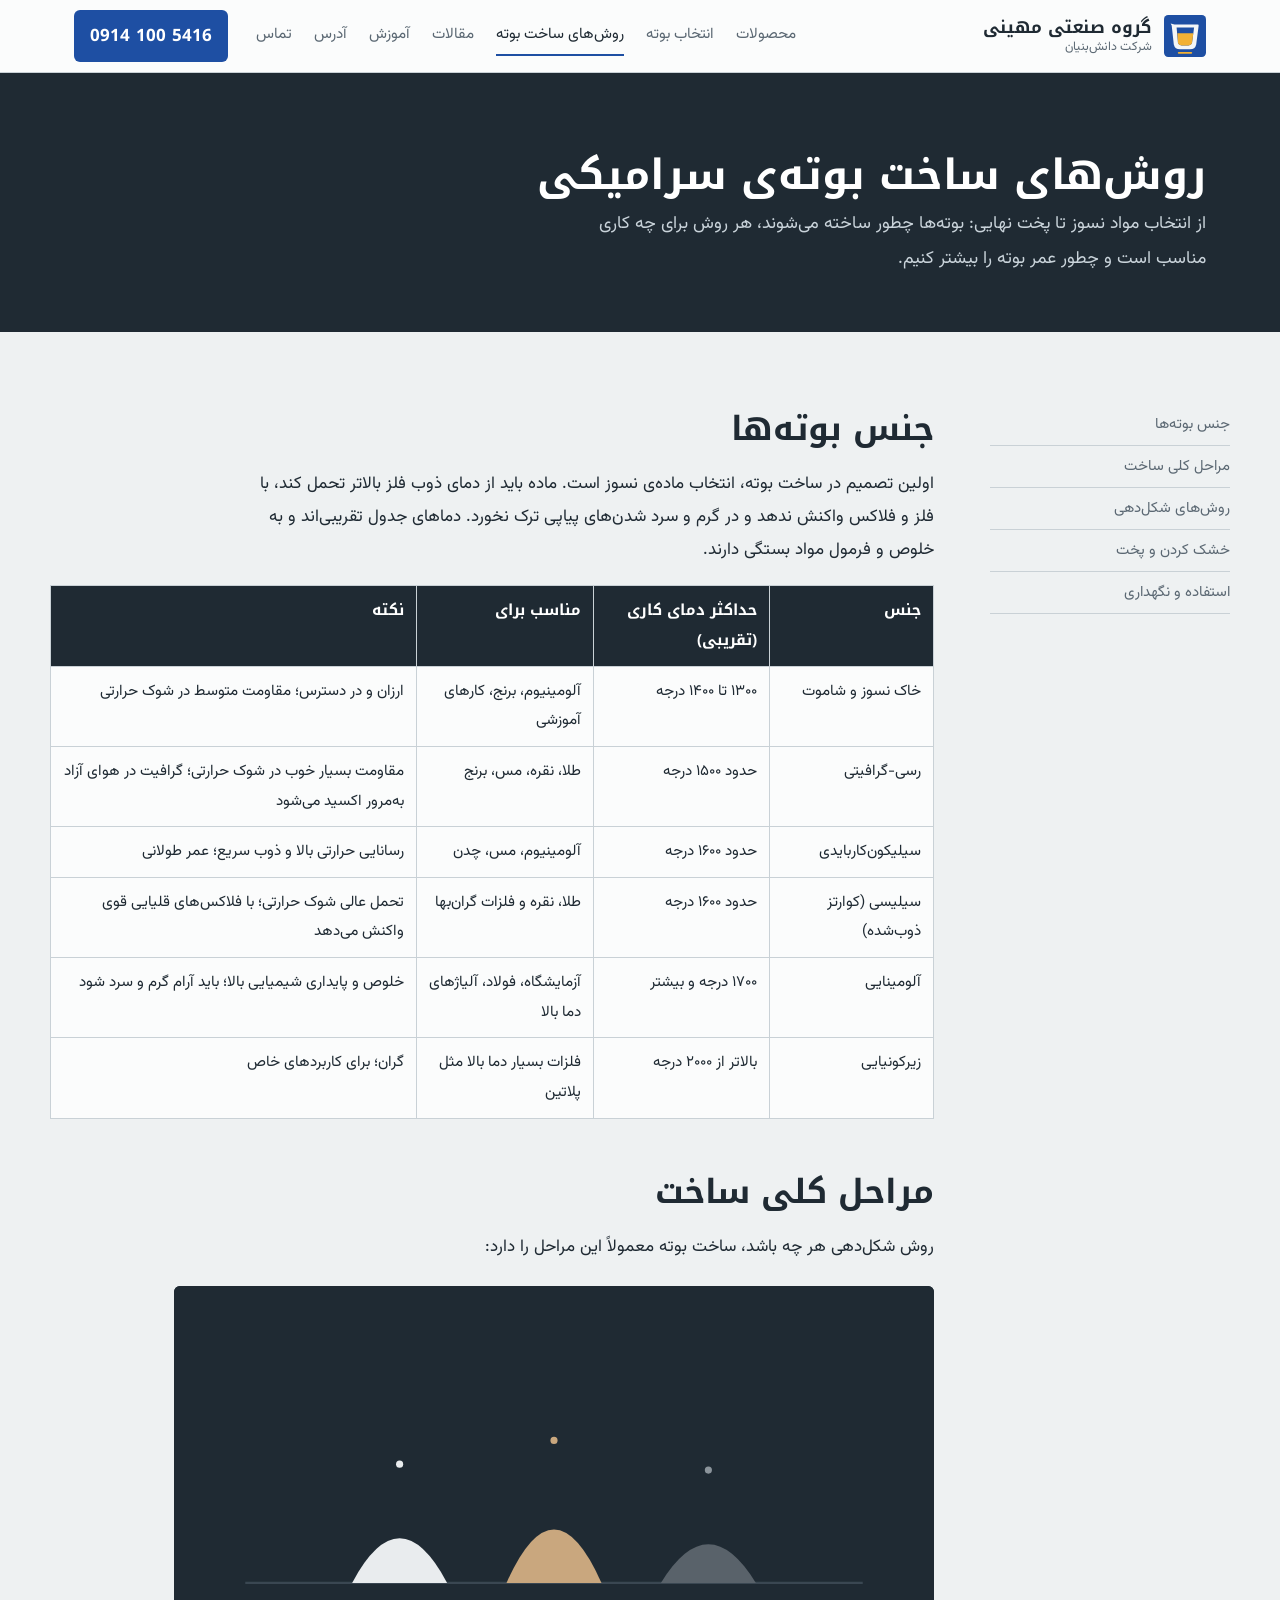
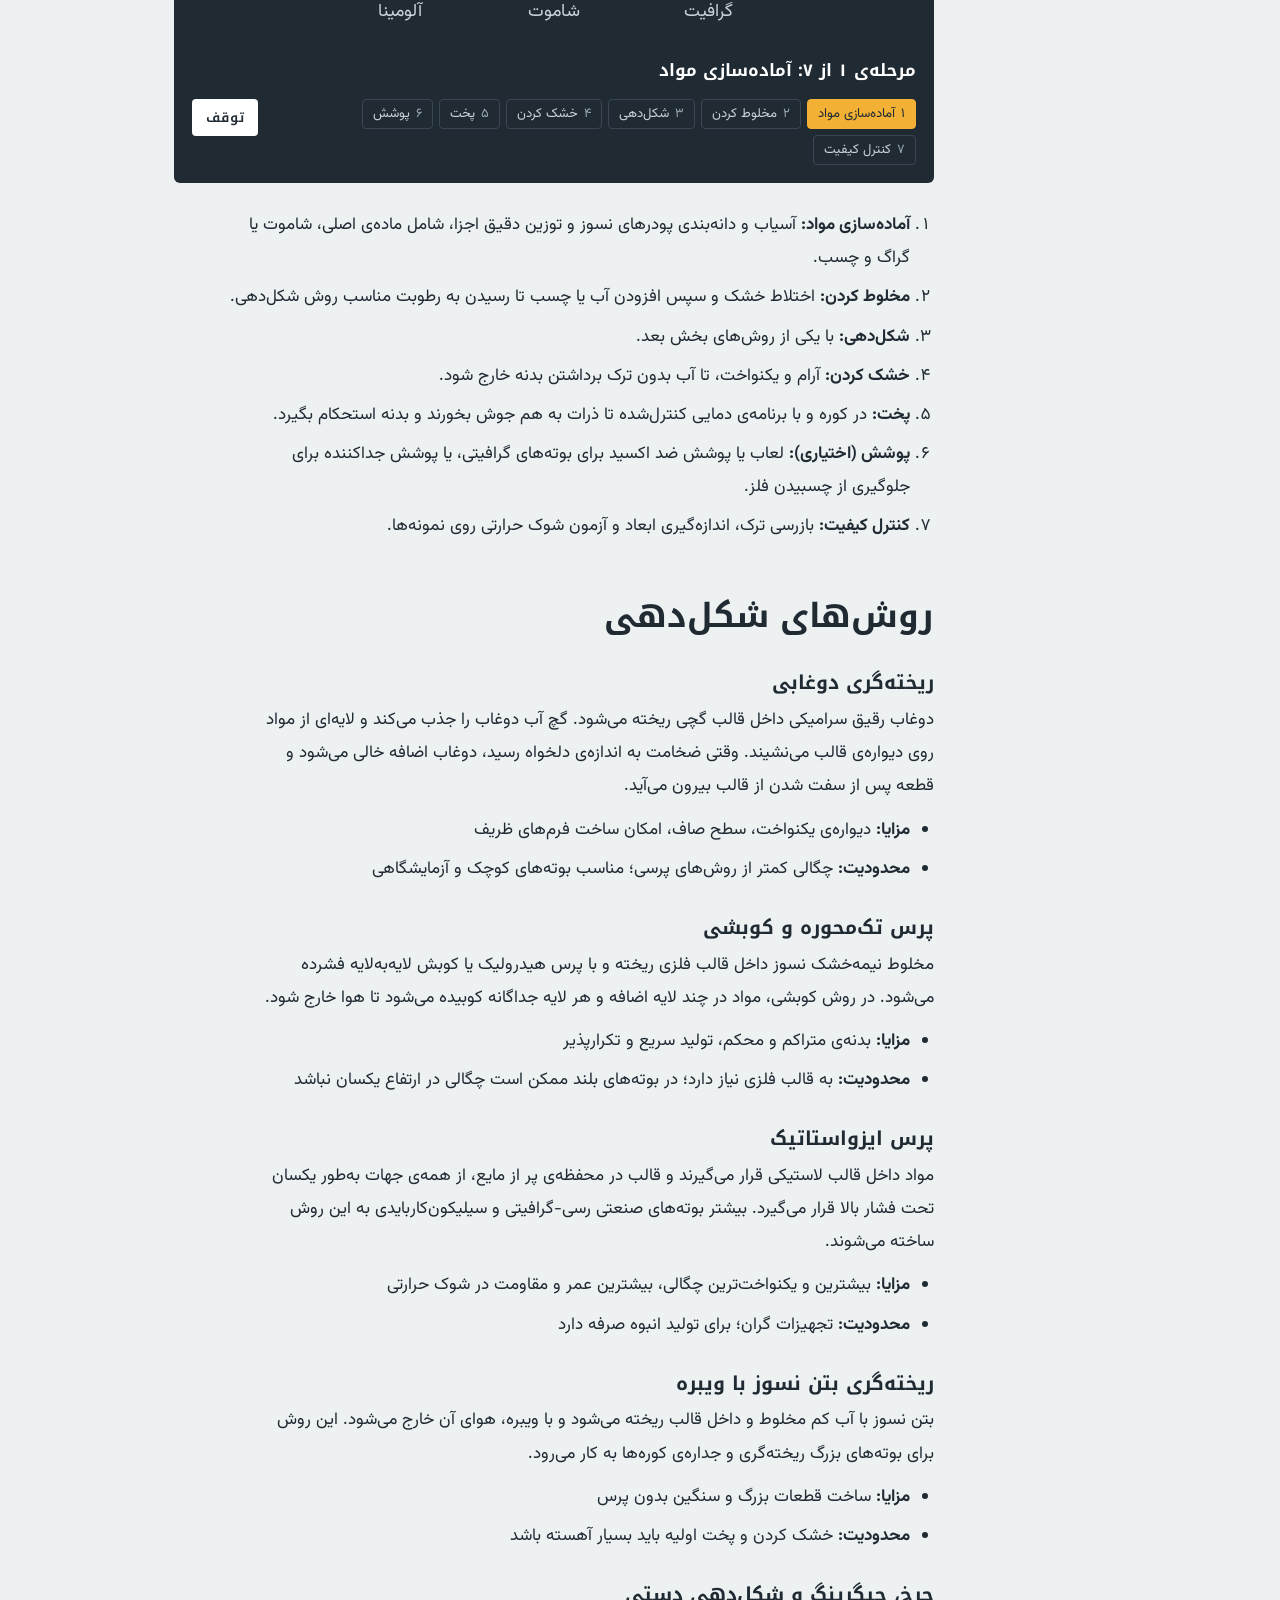
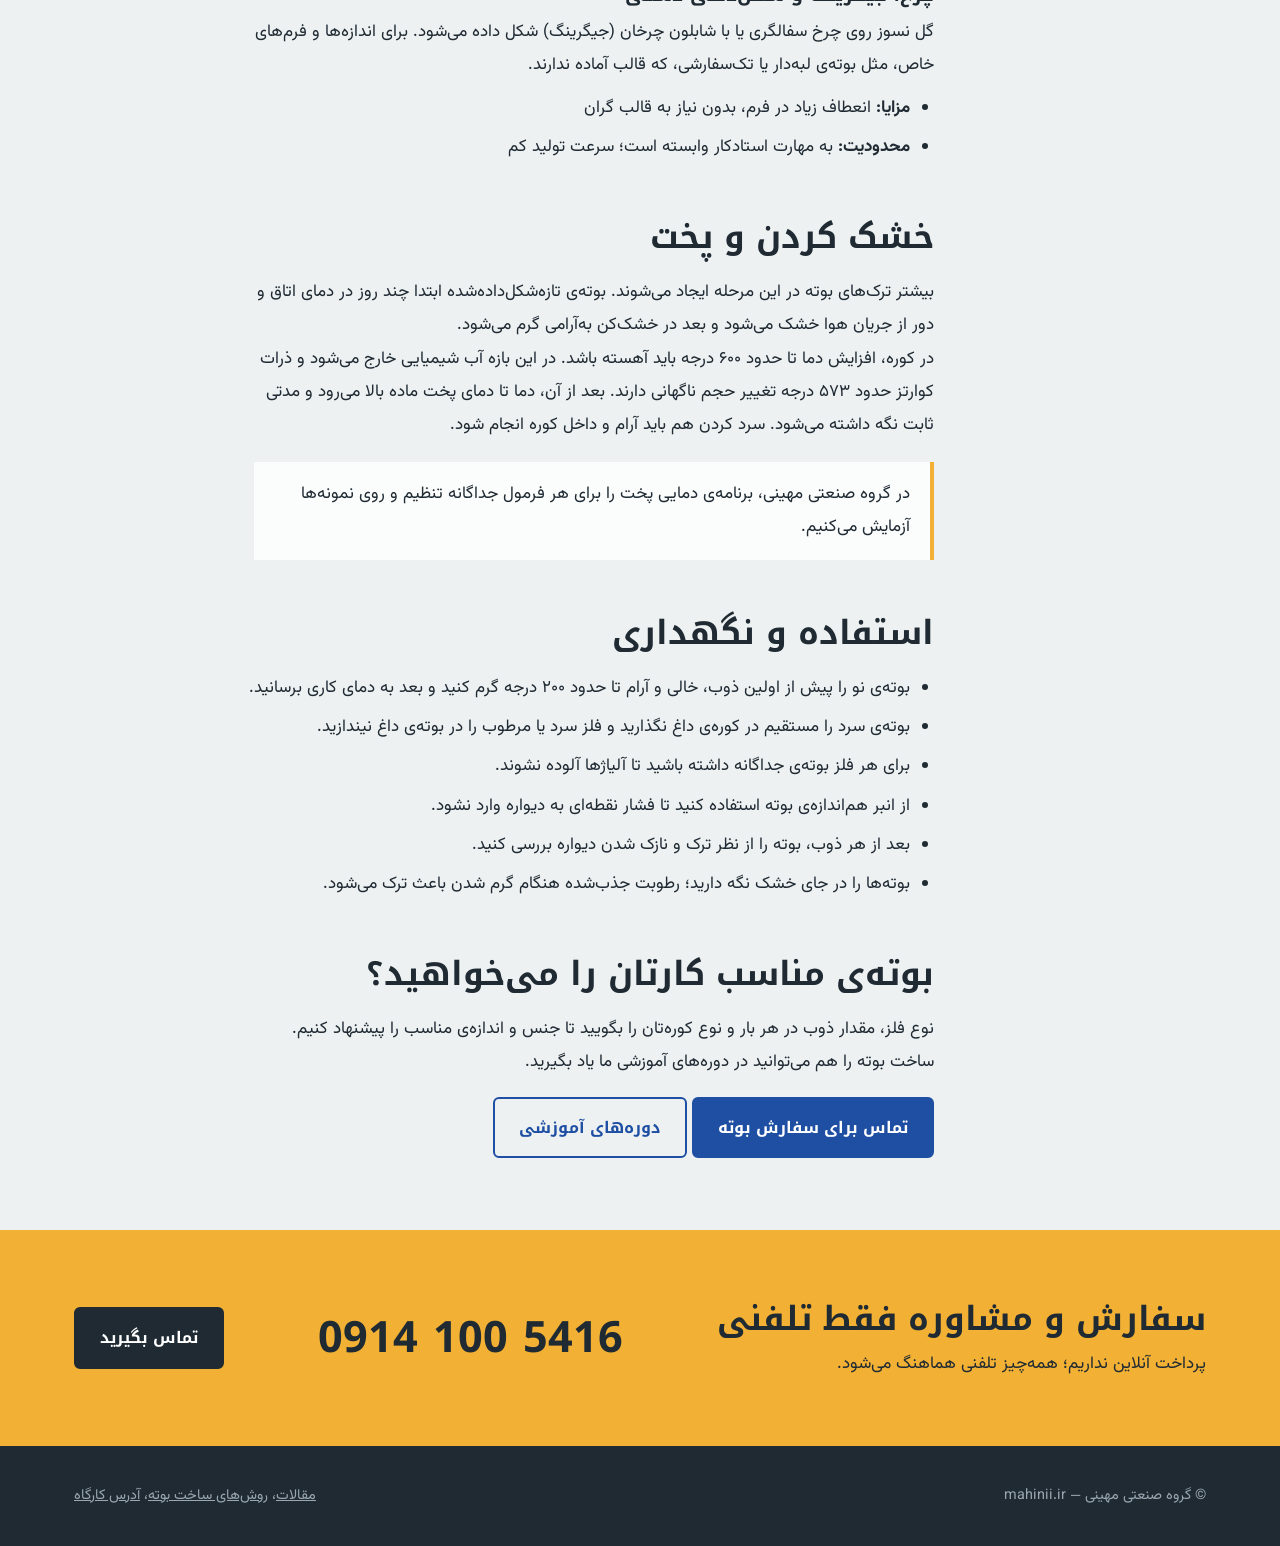
<file: crucibles.html>
<!DOCTYPE html>
<html lang="fa" dir="rtl">
<head>
<meta charset="UTF-8">
<meta name="viewport" content="width=device-width, initial-scale=1">
<title>روش‌های ساخت بوته سرامیکی | گروه صنعتی مهینی</title>
<meta name="description" content="راهنمای ساخت بوته سرامیکی: جنس بوته‌ها (رسی‌-گرافیتی، سیلیکون‌کاربایدی، سیلیسی، آلومینایی)، روش‌های شکل‌دهی، خشک کردن، پخت و نگهداری بوته. از گروه صنعتی مهینی.">
<meta name="keywords" content="ساخت بوته, روش ساخت بوته سرامیکی, بوته رسی گرافیتی, بوته سیلیکون کارباید, بوته آلومینا, ریخته گری دوغابی, پرس ایزواستاتیک">
<link rel="canonical" href="https://mahinii.ir/crucibles.html">
<link rel="icon" href="images/logo-mark.svg" type="image/svg+xml">
<link rel="preconnect" href="https://fonts.googleapis.com">
<link rel="preconnect" href="https://fonts.gstatic.com" crossorigin>
<link href="https://fonts.googleapis.com/css2?family=Noto+Kufi+Arabic:wght@600;700&family=Vazirmatn:wght@400;600&display=swap" rel="stylesheet">
<link rel="stylesheet" href="style.css">
</head>
<body>

<header class="top">
  <div class="wrap">
    <a href="index.html" class="logo"><img src="images/logo-mark.svg" alt=""><span><b>گروه صنعتی مهینی</b><small>شرکت دانش‌بنیان</small></span></a>
    <button class="menu-btn" aria-expanded="false" aria-controls="nav">منو</button>
    <nav id="nav">
      <a href="index.html#products">محصولات</a>
      <a href="index.html#guide">انتخاب بوته</a>
      <a href="crucibles.html" aria-current="page">روش‌های ساخت بوته</a>
      <a href="blog.html">مقالات</a>
      <a href="index.html#training">آموزش</a>
      <a href="index.html#address">آدرس</a>
      <a href="#contact">تماس</a>
    </nav>
    <a class="tel" href="tel:+989141005416">0914 100 5416</a>
  </div>
</header>

<main>
<div class="page-head">
  <div class="wrap">
    <h1 style="font-size:clamp(1.8rem,3.6vw,2.6rem)">روش‌های ساخت بوته‌ی سرامیکی</h1>
    <p class="lead">از انتخاب مواد نسوز تا پخت نهایی: بوته‌ها چطور ساخته می‌شوند، هر روش برای چه کاری مناسب است و چطور عمر بوته را بیشتر کنیم.</p>
  </div>
</div>

<div class="wrap article">
  <nav class="toc" aria-label="فهرست">
    <a href="#materials">جنس بوته‌ها</a>
    <a href="#steps">مراحل کلی ساخت</a>
    <a href="#forming">روش‌های شکل‌دهی</a>
    <a href="#firing">خشک کردن و پخت</a>
    <a href="#care">استفاده و نگهداری</a>
  </nav>

  <article>
    <h2 id="materials">جنس بوته‌ها</h2>
    <p>اولین تصمیم در ساخت بوته، انتخاب ماده‌ی نسوز است. ماده باید از دمای ذوب فلز بالاتر تحمل کند، با فلز و فلاکس واکنش ندهد و در گرم و سرد شدن‌های پیاپی ترک نخورد. دماهای جدول تقریبی‌اند و به خلوص و فرمول مواد بستگی دارند.</p>
    <table>
      <thead><tr><th>جنس</th><th>حداکثر دمای کاری (تقریبی)</th><th>مناسب برای</th><th>نکته</th></tr></thead>
      <tbody>
        <tr><td>خاک نسوز و شاموت</td><td>۱۳۰۰ تا ۱۴۰۰ درجه</td><td>آلومینیوم، برنج، کارهای آموزشی</td><td>ارزان و در دسترس؛ مقاومت متوسط در شوک حرارتی</td></tr>
        <tr><td>رسی‌-گرافیتی</td><td>حدود ۱۵۰۰ درجه</td><td>طلا، نقره، مس، برنج</td><td>مقاومت بسیار خوب در شوک حرارتی؛ گرافیت در هوای آزاد به‌مرور اکسید می‌شود</td></tr>
        <tr><td>سیلیکون‌کاربایدی</td><td>حدود ۱۶۰۰ درجه</td><td>آلومینیوم، مس، چدن</td><td>رسانایی حرارتی بالا و ذوب سریع؛ عمر طولانی</td></tr>
        <tr><td>سیلیسی (کوارتز ذوب‌شده)</td><td>حدود ۱۶۰۰ درجه</td><td>طلا، نقره و فلزات گران‌بها</td><td>تحمل عالی شوک حرارتی؛ با فلاکس‌های قلیایی قوی واکنش می‌دهد</td></tr>
        <tr><td>آلومینایی</td><td>۱۷۰۰ درجه و بیشتر</td><td>آزمایشگاه، فولاد، آلیاژهای دما بالا</td><td>خلوص و پایداری شیمیایی بالا؛ باید آرام گرم و سرد شود</td></tr>
        <tr><td>زیرکونیایی</td><td>بالاتر از ۲۰۰۰ درجه</td><td>فلزات بسیار دما بالا مثل پلاتین</td><td>گران؛ برای کاربردهای خاص</td></tr>
      </tbody>
    </table>

    <h2 id="steps">مراحل کلی ساخت</h2>
    <p>روش شکل‌دهی هر چه باشد، ساخت بوته معمولاً این مراحل را دارد:</p>
<figure class="steps-anim" id="stepsAnim">
  <svg viewBox="0 0 640 300" role="img" aria-labelledby="saCap">
    <rect width="640" height="300" fill="#1F2A33"/>
    <line x1="60" y1="250" x2="580" y2="250" stroke="#3a4752" stroke-width="2"/>
    <!-- 1 materials -->
    <g class="sc" data-s="0">
      <path d="M150 250 Q190 175 230 250Z" fill="#E9ECEE"/><path d="M280 250 Q320 160 360 250Z" fill="#C9A77E"/><path d="M410 250 Q450 185 490 250Z" fill="#59626A"/>
      <g class="grain"><circle cx="190" cy="150" r="3" fill="#E9ECEE"/><circle cx="320" cy="130" r="3" fill="#C9A77E"/><circle cx="450" cy="155" r="3" fill="#8b949b"/></g>
      <text x="190" y="278">آلومینا</text><text x="320" y="278">شاموت</text><text x="450" y="278">گرافیت</text>
    </g>
    <!-- 2 mixing -->
    <g class="sc" data-s="1">
      <path d="M220 160 H420 L400 250 H240 Z" fill="#5B6873"/>
      <ellipse cx="320" cy="168" rx="92" ry="12" fill="#B9A48A"/>
      <g class="paddle"><rect x="316" y="70" width="8" height="100" fill="#C9D1D6"/><rect x="290" y="160" width="60" height="10" rx="3" fill="#C9D1D6"/></g>
      <text x="320" y="278">اختلاط خشک، سپس آب و چسب</text>
    </g>
    <!-- 3 forming: press -->
    <g class="sc" data-s="2">
      <rect x="225" y="130" width="190" height="120" fill="#5B6873"/>
      <g transform="translate(320 200) scale(1.05)"><path d="M-46 -40 H46 L38 30 Q35 44 20 44 H-20 Q-35 44 -38 30 Z" fill="#B9A48A"/></g>
      <g class="ram"><rect x="270" y="40" width="100" height="24" fill="#C9D1D6"/><rect x="310" y="10" width="20" height="30" fill="#C9D1D6"/></g>
      <text x="320" y="278">فشرده‌سازی در قالب</text>
    </g>
    <!-- 4 drying -->
    <g class="sc" data-s="3">
      <g transform="translate(320 205)" class="dry"><path class="cru" d="M-46 -40 H46 L38 30 Q35 44 20 44 H-20 Q-35 44 -38 30 Z"/><path class="cav" d="M-34 -32 H34 L28 24 Q26 34 16 34 H-16 Q-26 34 -28 24 Z"/></g>
      <g class="vapor" fill="none" stroke="#9AA7B1" stroke-width="3" stroke-linecap="round">
        <path d="M290 140 q8 -12 0 -24 q-8 -12 0 -24"/><path d="M320 132 q8 -12 0 -24 q-8 -12 0 -24"/><path d="M350 140 q8 -12 0 -24 q-8 -12 0 -24"/>
      </g>
      <text x="320" y="278">خروج آرام رطوبت</text>
    </g>
    <!-- 5 firing -->
    <g class="sc" data-s="4">
      <rect x="200" y="70" width="240" height="180" rx="6" fill="#3a4752"/>
      <rect class="glow" x="225" y="95" width="190" height="140" rx="4"/>
      <g transform="translate(320 192) scale(.85)" class="fire"><path class="cru" d="M-46 -40 H46 L38 30 Q35 44 20 44 H-20 Q-35 44 -38 30 Z"/><path class="cav" d="M-34 -32 H34 L28 24 Q26 34 16 34 H-16 Q-26 34 -28 24 Z"/></g>
      <rect x="455" y="100" width="70" height="40" rx="4" fill="#141a1f"/>
      <text class="deg" x="490" y="127" id="saDeg">۲۵°</text>
      <text x="320" y="278">پخت با برنامه‌ی دمایی کنترل‌شده</text>
    </g>
    <!-- 6 coating -->
    <g class="sc" data-s="5">
      <defs><clipPath id="cc"><path d="M-46 -40 H46 L38 30 Q35 44 20 44 H-20 Q-35 44 -38 30 Z"/></clipPath></defs>
      <g transform="translate(320 186) scale(1.4)">
        <path d="M-46 -40 H46 L38 30 Q35 44 20 44 H-20 Q-35 44 -38 30 Z" fill="#E4DCD0"/>
        <g clip-path="url(#cc)"><rect class="gloss" x="-120" y="-60" width="34" height="140" fill="#fff" opacity=".55" transform="skewX(-20)"/></g>
      </g>
      <text x="320" y="278">لعاب یا پوشش ضد اکسید</text>
    </g>
    <!-- 7 QC -->
    <g class="sc" data-s="6">
      <g transform="translate(290 190) scale(1.3)"><path d="M-46 -40 H46 L38 30 Q35 44 20 44 H-20 Q-35 44 -38 30 Z" fill="#E4DCD0"/></g>
      <circle cx="430" cy="130" r="40" fill="#1E4FA3"/>
      <path class="check" d="M410 130 l14 14 l26 -28" fill="none" stroke="#fff" stroke-width="8" stroke-linecap="round" stroke-linejoin="round"/>
      <text x="320" y="278">بازرسی ترک، ابعاد و شوک حرارتی</text>
    </g>
  </svg>
  <figcaption id="saCap"><b id="saTitle"></b></figcaption>
  <div class="sa-ctrl">
    <div class="sa-steps" id="saSteps" role="tablist" aria-label="مراحل ساخت"></div>
    <button type="button" id="saPlay" class="sa-play">توقف</button>
  </div>
</figure>

    <ol>
      <li><b>آماده‌سازی مواد:</b> آسیاب و دانه‌بندی پودرهای نسوز و توزین دقیق اجزا، شامل ماده‌ی اصلی، شاموت یا گراگ و چسب.</li>
      <li><b>مخلوط کردن:</b> اختلاط خشک و سپس افزودن آب یا چسب تا رسیدن به رطوبت مناسب روش شکل‌دهی.</li>
      <li><b>شکل‌دهی:</b> با یکی از روش‌های بخش بعد.</li>
      <li><b>خشک کردن:</b> آرام و یکنواخت، تا آب بدون ترک برداشتن بدنه خارج شود.</li>
      <li><b>پخت:</b> در کوره و با برنامه‌ی دمایی کنترل‌شده تا ذرات به هم جوش بخورند و بدنه استحکام بگیرد.</li>
      <li><b>پوشش (اختیاری):</b> لعاب یا پوشش ضد اکسید برای بوته‌های گرافیتی، یا پوشش جداکننده برای جلوگیری از چسبیدن فلز.</li>
      <li><b>کنترل کیفیت:</b> بازرسی ترک، اندازه‌گیری ابعاد و آزمون شوک حرارتی روی نمونه‌ها.</li>
    </ol>

    <h2 id="forming">روش‌های شکل‌دهی</h2>

    <h3>ریخته‌گری دوغابی</h3>
    <p>دوغاب رقیق سرامیکی داخل قالب گچی ریخته می‌شود. گچ آب دوغاب را جذب می‌کند و لایه‌ای از مواد روی دیواره‌ی قالب می‌نشیند. وقتی ضخامت به اندازه‌ی دلخواه رسید، دوغاب اضافه خالی می‌شود و قطعه پس از سفت شدن از قالب بیرون می‌آید.</p>
    <ul>
      <li><b>مزایا:</b> دیواره‌ی یکنواخت، سطح صاف، امکان ساخت فرم‌های ظریف</li>
      <li><b>محدودیت:</b> چگالی کمتر از روش‌های پرسی؛ مناسب بوته‌های کوچک و آزمایشگاهی</li>
    </ul>

    <h3>پرس تک‌محوره و کوبشی</h3>
    <p>مخلوط نیمه‌خشک نسوز داخل قالب فلزی ریخته و با پرس هیدرولیک یا کوبش لایه‌به‌لایه فشرده می‌شود. در روش کوبشی، مواد در چند لایه اضافه و هر لایه جداگانه کوبیده می‌شود تا هوا خارج شود.</p>
    <ul>
      <li><b>مزایا:</b> بدنه‌ی متراکم و محکم، تولید سریع و تکرارپذیر</li>
      <li><b>محدودیت:</b> به قالب فلزی نیاز دارد؛ در بوته‌های بلند ممکن است چگالی در ارتفاع یکسان نباشد</li>
    </ul>

    <h3>پرس ایزواستاتیک</h3>
    <p>مواد داخل قالب لاستیکی قرار می‌گیرند و قالب در محفظه‌ی پر از مایع، از همه‌ی جهات به‌طور یکسان تحت فشار بالا قرار می‌گیرد. بیشتر بوته‌های صنعتی رسی‌-گرافیتی و سیلیکون‌کاربایدی به این روش ساخته می‌شوند.</p>
    <ul>
      <li><b>مزایا:</b> بیشترین و یکنواخت‌ترین چگالی، بیشترین عمر و مقاومت در شوک حرارتی</li>
      <li><b>محدودیت:</b> تجهیزات گران؛ برای تولید انبوه صرفه دارد</li>
    </ul>

    <h3>ریخته‌گری بتن نسوز با ویبره</h3>
    <p>بتن نسوز با آب کم مخلوط و داخل قالب ریخته می‌شود و با ویبره، هوای آن خارج می‌شود. این روش برای بوته‌های بزرگ ریخته‌گری و جداره‌ی کوره‌ها به کار می‌رود.</p>
    <ul>
      <li><b>مزایا:</b> ساخت قطعات بزرگ و سنگین بدون پرس</li>
      <li><b>محدودیت:</b> خشک کردن و پخت اولیه باید بسیار آهسته باشد</li>
    </ul>

    <h3>چرخ، جیگرینگ و شکل‌دهی دستی</h3>
    <p>گل نسوز روی چرخ سفالگری یا با شابلون چرخان (جیگرینگ) شکل داده می‌شود. برای اندازه‌ها و فرم‌های خاص، مثل بوته‌ی لبه‌دار یا تک‌سفارشی، که قالب آماده ندارند.</p>
    <ul>
      <li><b>مزایا:</b> انعطاف زیاد در فرم، بدون نیاز به قالب گران</li>
      <li><b>محدودیت:</b> به مهارت استادکار وابسته است؛ سرعت تولید کم</li>
    </ul>

    <h2 id="firing">خشک کردن و پخت</h2>
    <p>بیشتر ترک‌های بوته در این مرحله ایجاد می‌شوند. بوته‌ی تازه‌شکل‌داده‌شده ابتدا چند روز در دمای اتاق و دور از جریان هوا خشک می‌شود و بعد در خشک‌کن به‌آرامی گرم می‌شود.</p>
    <p>در کوره، افزایش دما تا حدود ۶۰۰ درجه باید آهسته باشد. در این بازه آب شیمیایی خارج می‌شود و ذرات کوارتز حدود ۵۷۳ درجه تغییر حجم ناگهانی دارند. بعد از آن، دما تا دمای پخت ماده بالا می‌رود و مدتی ثابت نگه داشته می‌شود. سرد کردن هم باید آرام و داخل کوره انجام شود.</p>
    <div class="note">در گروه صنعتی مهینی، برنامه‌ی دمایی پخت را برای هر فرمول جداگانه تنظیم و روی نمونه‌ها آزمایش می‌کنیم.</div>

    <h2 id="care">استفاده و نگهداری</h2>
    <ul>
      <li>بوته‌ی نو را پیش از اولین ذوب، خالی و آرام تا حدود ۲۰۰ درجه گرم کنید و بعد به دمای کاری برسانید.</li>
      <li>بوته‌ی سرد را مستقیم در کوره‌ی داغ نگذارید و فلز سرد یا مرطوب را در بوته‌ی داغ نیندازید.</li>
      <li>برای هر فلز بوته‌ی جداگانه داشته باشید تا آلیاژها آلوده نشوند.</li>
      <li>از انبر هم‌اندازه‌ی بوته استفاده کنید تا فشار نقطه‌ای به دیواره وارد نشود.</li>
      <li>بعد از هر ذوب، بوته را از نظر ترک و نازک شدن دیواره بررسی کنید.</li>
      <li>بوته‌ها را در جای خشک نگه دارید؛ رطوبت جذب‌شده هنگام گرم شدن باعث ترک می‌شود.</li>
    </ul>

    <h2>بوته‌ی مناسب کارتان را می‌خواهید؟</h2>
    <p>نوع فلز، مقدار ذوب در هر بار و نوع کوره‌تان را بگویید تا جنس و اندازه‌ی مناسب را پیشنهاد کنیم. ساخت بوته را هم می‌توانید در دوره‌های آموزشی ما یاد بگیرید.</p>
    <p style="margin-top:18px"><a class="btn" href="tel:+989141005416">تماس برای سفارش بوته</a> <a class="btn line" href="index.html#training">دوره‌های آموزشی</a></p>
  </article>
</div>
</main>

<div class="contact" id="contact">
  <div class="wrap">
    <div>
      <h2 style="margin-bottom:4px">سفارش و مشاوره فقط تلفنی</h2>
      <p>پرداخت آنلاین نداریم؛ همه‌چیز تلفنی هماهنگ می‌شود.</p>
    </div>
    <a class="num" href="tel:+989141005416">0914 100 5416</a>
    <a class="btn" href="tel:+989141005416">تماس بگیرید</a>
  </div>
</div>

<footer>
  <div class="wrap">
    <span>© گروه صنعتی مهینی — mahinii.ir</span>
    <span><a href="blog.html">مقالات</a>، <a href="crucibles.html">روش‌های ساخت بوته</a>، <a href="index.html#address">آدرس کارگاه</a></span>
  </div>
</footer>
<script src="site.js"></script>
<script>
(()=>{
  const names=["آماده‌سازی مواد","مخلوط کردن","شکل‌دهی","خشک کردن","پخت","پوشش","کنترل کیفیت"];
  const fig=document.getElementById("stepsAnim"),scenes=[...fig.querySelectorAll(".sc")],title=document.getElementById("saTitle"),
        wrap=document.getElementById("saSteps"),play=document.getElementById("saPlay"),deg=document.getElementById("saDeg");
  const fa=n=>n.toLocaleString("fa-IR",{useGrouping:false});
  const reduce=matchMedia("(prefers-reduced-motion: reduce)").matches;
  let cur=0,timer=null,running=!reduce,degT=null;
  const btns=names.map((n,i)=>{const b=document.createElement("button");b.type="button";b.setAttribute("role","tab");
    b.innerHTML=`<span>${fa(i+1)}</span>${n}`;b.onclick=()=>{go(i);stop()};wrap.appendChild(b);return b});
  function go(i){
    cur=i;scenes.forEach((s,j)=>s.classList.toggle("on",j===i));
    btns.forEach((b,j)=>{b.setAttribute("aria-selected",j===i);b.classList.toggle("past",j<i)});
    title.textContent=`مرحله‌ی ${fa(i+1)} از ${fa(names.length)}: ${names[i]}`;
    clearInterval(degT);
    if(i===4){let t=25;deg.textContent=fa(t)+"°";if(reduce){deg.textContent=fa(1350)+"°";return}
      degT=setInterval(()=>{t=Math.min(1350,t+45);deg.textContent=fa(t)+"°";if(t>=1350)clearInterval(degT)},70)}
  }
  const tick=()=>go((cur+1)%names.length);
  function start(){running=true;play.textContent="توقف";clearInterval(timer);timer=setInterval(tick,3200)}
  function stop(){running=false;play.textContent="پخش";clearInterval(timer)}
  play.onclick=()=>running?stop():start();
  go(0);
  if(reduce){stop();return}
  new IntersectionObserver(([e])=>{if(e.isIntersecting&&running)start();else clearInterval(timer)},{threshold:.4}).observe(fig);
})();
</script>
</body>
</html>
</file>
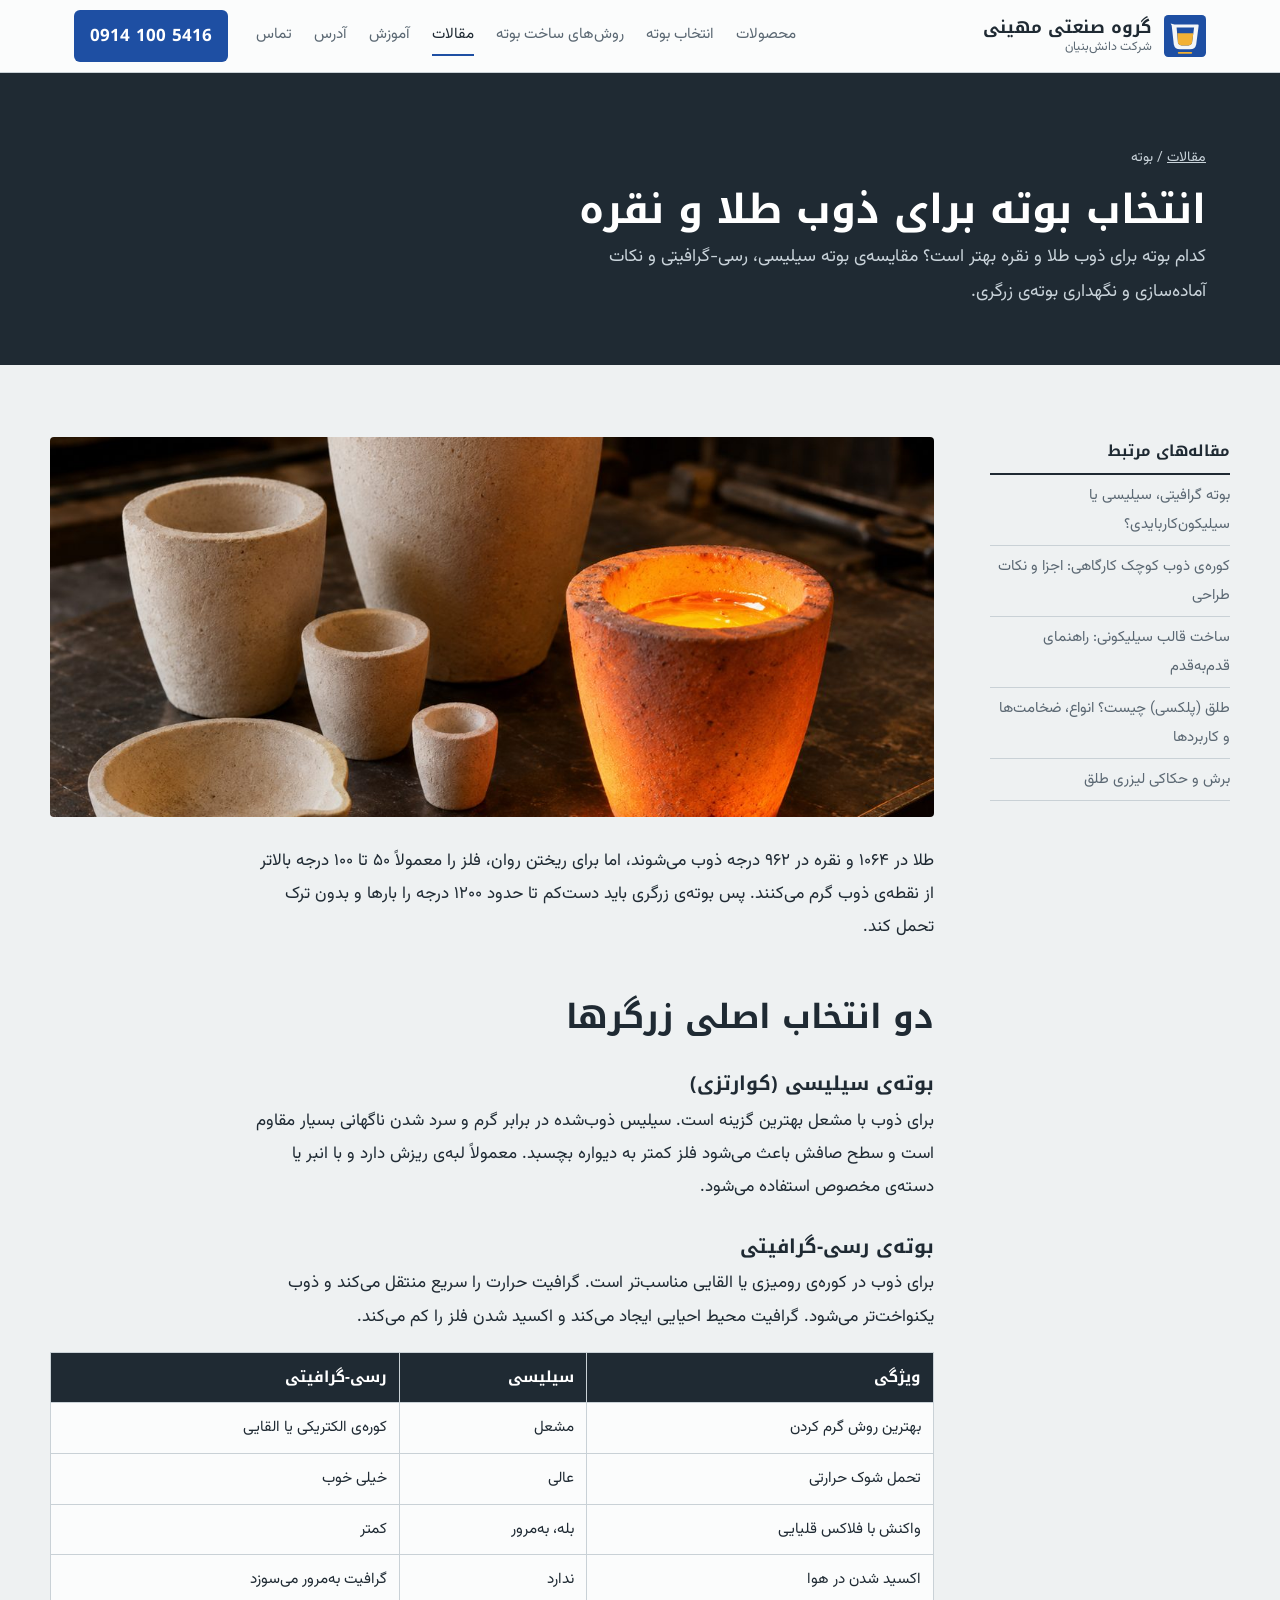
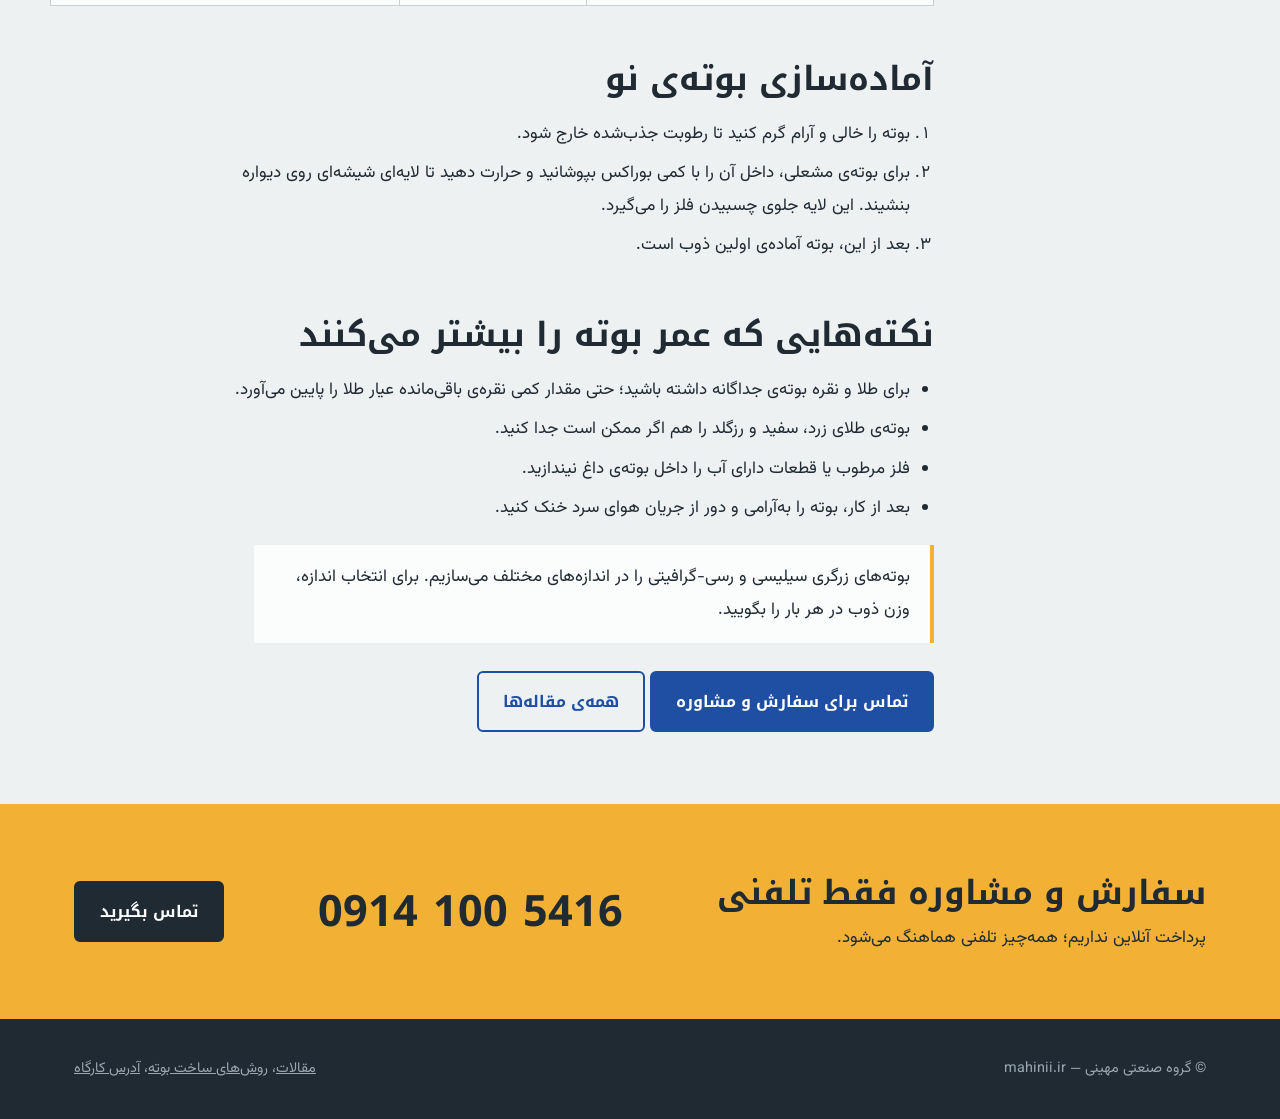
<file: gold-crucible.html>
<!DOCTYPE html>
<html lang="fa" dir="rtl">
<head>
<meta charset="UTF-8">
<meta name="viewport" content="width=device-width, initial-scale=1">
<title>انتخاب بوته برای ذوب طلا و نقره | گروه صنعتی مهینی</title>
<meta name="description" content="کدام بوته برای ذوب طلا و نقره بهتر است؟ مقایسه‌ی بوته سیلیسی، رسی‌-گرافیتی و نکات آماده‌سازی و نگهداری بوته‌ی زرگری.">
<link rel="canonical" href="https://mahinii.ir/gold-crucible.html">
<meta property="og:type" content="article">
<meta property="og:title" content="انتخاب بوته برای ذوب طلا و نقره | گروه صنعتی مهینی">
<meta property="og:description" content="کدام بوته برای ذوب طلا و نقره بهتر است؟ مقایسه‌ی بوته سیلیسی، رسی‌-گرافیتی و نکات آماده‌سازی و نگهداری بوته‌ی زرگری.">
<meta property="og:image" content="https://mahinii.ir/images/crucible.jpg">
<meta property="og:url" content="https://mahinii.ir/gold-crucible.html">
<meta property="og:locale" content="fa_IR">
<link rel="icon" href="images/logo-mark.svg" type="image/svg+xml">
<link rel="preconnect" href="https://fonts.googleapis.com">
<link rel="preconnect" href="https://fonts.gstatic.com" crossorigin>
<link href="https://fonts.googleapis.com/css2?family=Noto+Kufi+Arabic:wght@600;700&family=Vazirmatn:wght@400;600&display=swap" rel="stylesheet">
<link rel="stylesheet" href="style.css">
<script type="application/ld+json">{"@context": "https://schema.org", "@type": "Article", "headline": "انتخاب بوته برای ذوب طلا و نقره", "description": "کدام بوته برای ذوب طلا و نقره بهتر است؟ مقایسه‌ی بوته سیلیسی، رسی‌-گرافیتی و نکات آماده‌سازی و نگهداری بوته‌ی زرگری.", "image": "https://mahinii.ir/images/crucible.jpg", "inLanguage": "fa", "author": {"@type": "Organization", "name": "گروه صنعتی مهینی"}, "publisher": {"@type": "Organization", "name": "گروه صنعتی مهینی", "logo": {"@type": "ImageObject", "url": "https://mahinii.ir/images/logo-512.png"}}, "mainEntityOfPage": "https://mahinii.ir/gold-crucible.html"}</script>
</head>
<body>
<header class="top">
  <div class="wrap">
    <a href="index.html" class="logo"><img src="images/logo-mark.svg" alt=""><span><b>گروه صنعتی مهینی</b><small>شرکت دانش‌بنیان</small></span></a>
    <button class="menu-btn" aria-expanded="false" aria-controls="nav">منو</button>
    <nav id="nav">
      <a href="index.html#products">محصولات</a>
      <a href="index.html#guide">انتخاب بوته</a>
      <a href="crucibles.html">روش‌های ساخت بوته</a>
      <a href="blog.html" aria-current="page">مقالات</a>
      <a href="index.html#training">آموزش</a>
      <a href="index.html#address">آدرس</a>
      <a href="#contact">تماس</a>
    </nav>
    <a class="tel" href="tel:+989141005416">0914 100 5416</a>
  </div>
</header>

<main>
<div class="page-head">
  <div class="wrap">
    <p class="crumb"><a href="blog.html">مقالات</a> / بوته</p>
    <h1 style="font-size:clamp(1.7rem,3.4vw,2.5rem)">انتخاب بوته برای ذوب طلا و نقره</h1>
    <p class="lead">کدام بوته برای ذوب طلا و نقره بهتر است؟ مقایسه‌ی بوته سیلیسی، رسی‌-گرافیتی و نکات آماده‌سازی و نگهداری بوته‌ی زرگری.</p>
  </div>
</div>
<div class="wrap article">
  <nav class="toc" aria-label="مقاله‌های مرتبط">
    <b class="toc-h">مقاله‌های مرتبط</b>
    <a href="graphite-vs-silica-vs-sic.html">بوته گرافیتی، سیلیسی یا سیلیکون‌کاربایدی؟</a>
    <a href="small-melting-furnace.html">کوره‌ی ذوب کوچک کارگاهی: اجزا و نکات طراحی</a>
    <a href="silicone-mold-guide.html">ساخت قالب سیلیکونی: راهنمای قدم‌به‌قدم</a>
    <a href="plexiglass-guide.html">طلق (پلکسی) چیست؟ انواع، ضخامت‌ها و کاربردها</a>
    <a href="plexiglass-laser-cutting.html">برش و حکاکی لیزری طلق</a>
  </nav>
  <article>
    <figure class="art-img"><img src="images/crucible.jpg" alt="انتخاب بوته برای ذوب طلا و نقره"></figure>

<p>طلا در ۱۰۶۴ و نقره در ۹۶۲ درجه ذوب می‌شوند، اما برای ریختن روان، فلز را معمولاً ۵۰ تا ۱۰۰ درجه بالاتر از نقطه‌ی ذوب گرم می‌کنند. پس بوته‌ی زرگری باید دست‌کم تا حدود ۱۲۰۰ درجه را بارها و بدون ترک تحمل کند.</p>
<h2>دو انتخاب اصلی زرگرها</h2>
<h3>بوته‌ی سیلیسی (کوارتزی)</h3>
<p>برای ذوب با مشعل بهترین گزینه است. سیلیس ذوب‌شده در برابر گرم و سرد شدن ناگهانی بسیار مقاوم است و سطح صافش باعث می‌شود فلز کمتر به دیواره بچسبد. معمولاً لبه‌ی ریزش دارد و با انبر یا دسته‌ی مخصوص استفاده می‌شود.</p>
<h3>بوته‌ی رسی‌-گرافیتی</h3>
<p>برای ذوب در کوره‌ی رومیزی یا القایی مناسب‌تر است. گرافیت حرارت را سریع منتقل می‌کند و ذوب یکنواخت‌تر می‌شود. گرافیت محیط احیایی ایجاد می‌کند و اکسید شدن فلز را کم می‌کند.</p>
<table><thead><tr><th>ویژگی</th><th>سیلیسی</th><th>رسی‌-گرافیتی</th></tr></thead><tbody>
<tr><td>بهترین روش گرم کردن</td><td>مشعل</td><td>کوره‌ی الکتریکی یا القایی</td></tr>
<tr><td>تحمل شوک حرارتی</td><td>عالی</td><td>خیلی خوب</td></tr>
<tr><td>واکنش با فلاکس قلیایی</td><td>بله، به‌مرور</td><td>کمتر</td></tr>
<tr><td>اکسید شدن در هوا</td><td>ندارد</td><td>گرافیت به‌مرور می‌سوزد</td></tr>
</tbody></table>
<h2>آماده‌سازی بوته‌ی نو</h2>
<ol>
<li>بوته را خالی و آرام گرم کنید تا رطوبت جذب‌شده خارج شود.</li>
<li>برای بوته‌ی مشعلی، داخل آن را با کمی بوراکس بپوشانید و حرارت دهید تا لایه‌ای شیشه‌ای روی دیواره بنشیند. این لایه جلوی چسبیدن فلز را می‌گیرد.</li>
<li>بعد از این، بوته آماده‌ی اولین ذوب است.</li>
</ol>
<h2>نکته‌هایی که عمر بوته را بیشتر می‌کنند</h2>
<ul>
<li>برای طلا و نقره بوته‌ی جداگانه داشته باشید؛ حتی مقدار کمی نقره‌ی باقی‌مانده عیار طلا را پایین می‌آورد.</li>
<li>بوته‌ی طلای زرد، سفید و رزگلد را هم اگر ممکن است جدا کنید.</li>
<li>فلز مرطوب یا قطعات دارای آب را داخل بوته‌ی داغ نیندازید.</li>
<li>بعد از کار، بوته را به‌آرامی و دور از جریان هوای سرد خنک کنید.</li>
</ul>
<div class="note">بوته‌های زرگری سیلیسی و رسی‌-گرافیتی را در اندازه‌های مختلف می‌سازیم. برای انتخاب اندازه، وزن ذوب در هر بار را بگویید.</div>

    <p style="margin-top:28px"><a class="btn" href="tel:+989141005416">تماس برای سفارش و مشاوره</a> <a class="btn line" href="blog.html">همه‌ی مقاله‌ها</a></p>
  </article>
</div>
</main>
<div class="contact" id="contact">
  <div class="wrap">
    <div>
      <h2 style="margin-bottom:4px">سفارش و مشاوره فقط تلفنی</h2>
      <p>پرداخت آنلاین نداریم؛ همه‌چیز تلفنی هماهنگ می‌شود.</p>
    </div>
    <a class="num" href="tel:+989141005416">0914 100 5416</a>
    <a class="btn" href="tel:+989141005416">تماس بگیرید</a>
  </div>
</div>

<footer>
  <div class="wrap">
    <span>© گروه صنعتی مهینی — mahinii.ir</span>
    <span><a href="blog.html">مقالات</a>، <a href="crucibles.html">روش‌های ساخت بوته</a>، <a href="index.html#address">آدرس کارگاه</a></span>
  </div>
</footer>
<script src="site.js"></script>
</body>
</html>
</file>
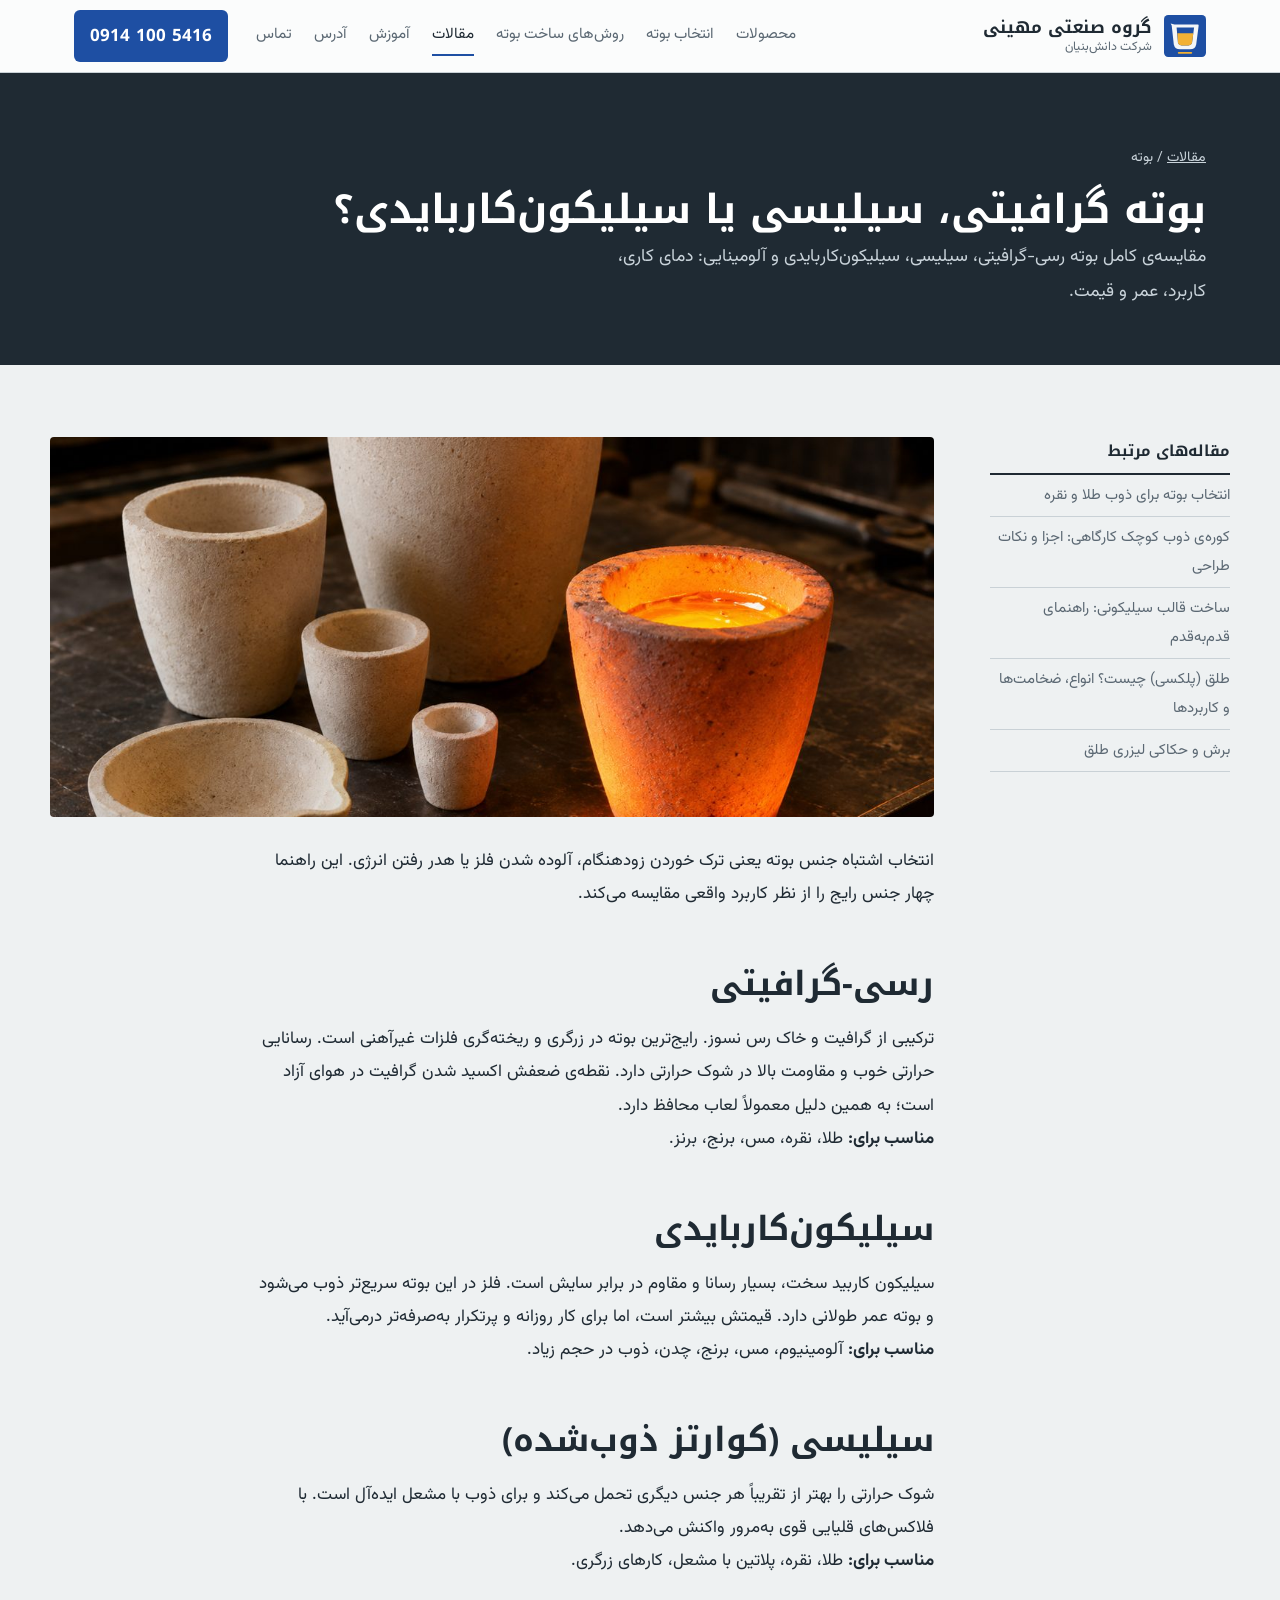
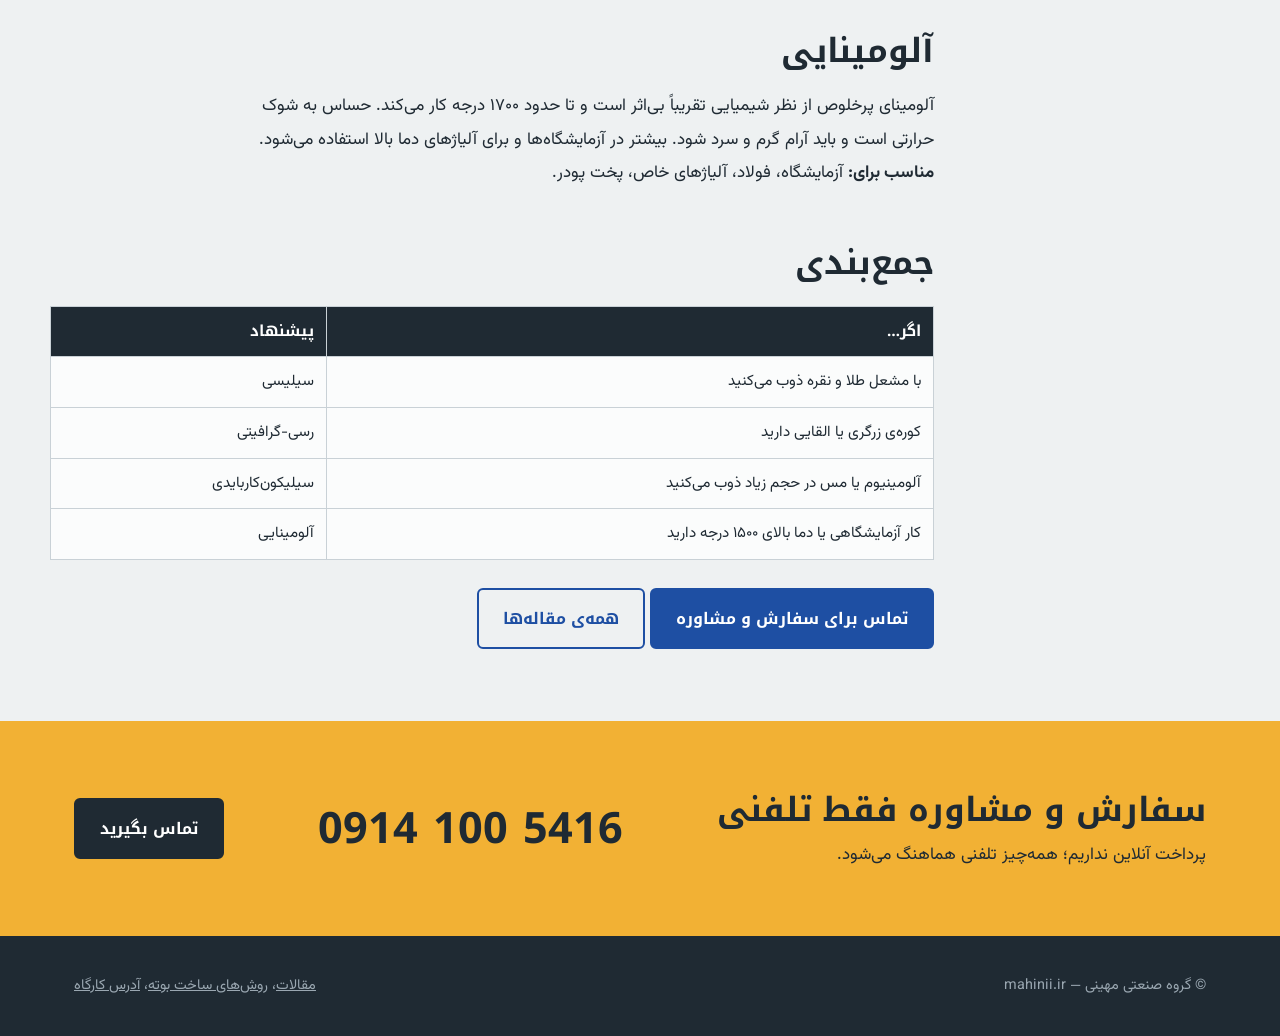
<file: graphite-vs-silica-vs-sic.html>
<!DOCTYPE html>
<html lang="fa" dir="rtl">
<head>
<meta charset="UTF-8">
<meta name="viewport" content="width=device-width, initial-scale=1">
<title>بوته گرافیتی، سیلیسی یا سیلیکون‌کاربایدی؟ | گروه صنعتی مهینی</title>
<meta name="description" content="مقایسه‌ی کامل بوته رسی‌-گرافیتی، سیلیسی، سیلیکون‌کاربایدی و آلومینایی: دمای کاری، کاربرد، عمر و قیمت.">
<link rel="canonical" href="https://mahinii.ir/graphite-vs-silica-vs-sic.html">
<meta property="og:type" content="article">
<meta property="og:title" content="بوته گرافیتی، سیلیسی یا سیلیکون‌کاربایدی؟ | گروه صنعتی مهینی">
<meta property="og:description" content="مقایسه‌ی کامل بوته رسی‌-گرافیتی، سیلیسی، سیلیکون‌کاربایدی و آلومینایی: دمای کاری، کاربرد، عمر و قیمت.">
<meta property="og:image" content="https://mahinii.ir/images/crucible.jpg">
<meta property="og:url" content="https://mahinii.ir/graphite-vs-silica-vs-sic.html">
<meta property="og:locale" content="fa_IR">
<link rel="icon" href="images/logo-mark.svg" type="image/svg+xml">
<link rel="preconnect" href="https://fonts.googleapis.com">
<link rel="preconnect" href="https://fonts.gstatic.com" crossorigin>
<link href="https://fonts.googleapis.com/css2?family=Noto+Kufi+Arabic:wght@600;700&family=Vazirmatn:wght@400;600&display=swap" rel="stylesheet">
<link rel="stylesheet" href="style.css">
<script type="application/ld+json">{"@context": "https://schema.org", "@type": "Article", "headline": "بوته گرافیتی، سیلیسی یا سیلیکون‌کاربایدی؟", "description": "مقایسه‌ی کامل بوته رسی‌-گرافیتی، سیلیسی، سیلیکون‌کاربایدی و آلومینایی: دمای کاری، کاربرد، عمر و قیمت.", "image": "https://mahinii.ir/images/crucible.jpg", "inLanguage": "fa", "author": {"@type": "Organization", "name": "گروه صنعتی مهینی"}, "publisher": {"@type": "Organization", "name": "گروه صنعتی مهینی", "logo": {"@type": "ImageObject", "url": "https://mahinii.ir/images/logo-512.png"}}, "mainEntityOfPage": "https://mahinii.ir/graphite-vs-silica-vs-sic.html"}</script>
</head>
<body>
<header class="top">
  <div class="wrap">
    <a href="index.html" class="logo"><img src="images/logo-mark.svg" alt=""><span><b>گروه صنعتی مهینی</b><small>شرکت دانش‌بنیان</small></span></a>
    <button class="menu-btn" aria-expanded="false" aria-controls="nav">منو</button>
    <nav id="nav">
      <a href="index.html#products">محصولات</a>
      <a href="index.html#guide">انتخاب بوته</a>
      <a href="crucibles.html">روش‌های ساخت بوته</a>
      <a href="blog.html" aria-current="page">مقالات</a>
      <a href="index.html#training">آموزش</a>
      <a href="index.html#address">آدرس</a>
      <a href="#contact">تماس</a>
    </nav>
    <a class="tel" href="tel:+989141005416">0914 100 5416</a>
  </div>
</header>

<main>
<div class="page-head">
  <div class="wrap">
    <p class="crumb"><a href="blog.html">مقالات</a> / بوته</p>
    <h1 style="font-size:clamp(1.7rem,3.4vw,2.5rem)">بوته گرافیتی، سیلیسی یا سیلیکون‌کاربایدی؟</h1>
    <p class="lead">مقایسه‌ی کامل بوته رسی‌-گرافیتی، سیلیسی، سیلیکون‌کاربایدی و آلومینایی: دمای کاری، کاربرد، عمر و قیمت.</p>
  </div>
</div>
<div class="wrap article">
  <nav class="toc" aria-label="مقاله‌های مرتبط">
    <b class="toc-h">مقاله‌های مرتبط</b>
    <a href="gold-crucible.html">انتخاب بوته برای ذوب طلا و نقره</a>
    <a href="small-melting-furnace.html">کوره‌ی ذوب کوچک کارگاهی: اجزا و نکات طراحی</a>
    <a href="silicone-mold-guide.html">ساخت قالب سیلیکونی: راهنمای قدم‌به‌قدم</a>
    <a href="plexiglass-guide.html">طلق (پلکسی) چیست؟ انواع، ضخامت‌ها و کاربردها</a>
    <a href="plexiglass-laser-cutting.html">برش و حکاکی لیزری طلق</a>
  </nav>
  <article>
    <figure class="art-img"><img src="images/crucible.jpg" alt="بوته گرافیتی، سیلیسی یا سیلیکون‌کاربایدی؟"></figure>

<p>انتخاب اشتباه جنس بوته یعنی ترک خوردن زودهنگام، آلوده شدن فلز یا هدر رفتن انرژی. این راهنما چهار جنس رایج را از نظر کاربرد واقعی مقایسه می‌کند.</p>
<h2>رسی‌-گرافیتی</h2>
<p>ترکیبی از گرافیت و خاک رس نسوز. رایج‌ترین بوته در زرگری و ریخته‌گری فلزات غیرآهنی است. رسانایی حرارتی خوب و مقاومت بالا در شوک حرارتی دارد. نقطه‌ی ضعفش اکسید شدن گرافیت در هوای آزاد است؛ به همین دلیل معمولاً لعاب محافظ دارد.</p>
<p><b>مناسب برای:</b> طلا، نقره، مس، برنج، برنز.</p>
<h2>سیلیکون‌کاربایدی</h2>
<p>سیلیکون کاربید سخت، بسیار رسانا و مقاوم در برابر سایش است. فلز در این بوته سریع‌تر ذوب می‌شود و بوته عمر طولانی دارد. قیمتش بیشتر است، اما برای کار روزانه و پرتکرار به‌صرفه‌تر درمی‌آید.</p>
<p><b>مناسب برای:</b> آلومینیوم، مس، برنج، چدن، ذوب در حجم زیاد.</p>
<h2>سیلیسی (کوارتز ذوب‌شده)</h2>
<p>شوک حرارتی را بهتر از تقریباً هر جنس دیگری تحمل می‌کند و برای ذوب با مشعل ایده‌آل است. با فلاکس‌های قلیایی قوی به‌مرور واکنش می‌دهد.</p>
<p><b>مناسب برای:</b> طلا، نقره، پلاتین با مشعل، کارهای زرگری.</p>
<h2>آلومینایی</h2>
<p>آلومینای پرخلوص از نظر شیمیایی تقریباً بی‌اثر است و تا حدود ۱۷۰۰ درجه کار می‌کند. حساس به شوک حرارتی است و باید آرام گرم و سرد شود. بیشتر در آزمایشگاه‌ها و برای آلیاژهای دما بالا استفاده می‌شود.</p>
<p><b>مناسب برای:</b> آزمایشگاه، فولاد، آلیاژهای خاص، پخت پودر.</p>
<h2>جمع‌بندی</h2>
<table><thead><tr><th>اگر…</th><th>پیشنهاد</th></tr></thead><tbody>
<tr><td>با مشعل طلا و نقره ذوب می‌کنید</td><td>سیلیسی</td></tr>
<tr><td>کوره‌ی زرگری یا القایی دارید</td><td>رسی‌-گرافیتی</td></tr>
<tr><td>آلومینیوم یا مس در حجم زیاد ذوب می‌کنید</td><td>سیلیکون‌کاربایدی</td></tr>
<tr><td>کار آزمایشگاهی یا دما بالای ۱۵۰۰ درجه دارید</td><td>آلومینایی</td></tr>
</tbody></table>

    <p style="margin-top:28px"><a class="btn" href="tel:+989141005416">تماس برای سفارش و مشاوره</a> <a class="btn line" href="blog.html">همه‌ی مقاله‌ها</a></p>
  </article>
</div>
</main>
<div class="contact" id="contact">
  <div class="wrap">
    <div>
      <h2 style="margin-bottom:4px">سفارش و مشاوره فقط تلفنی</h2>
      <p>پرداخت آنلاین نداریم؛ همه‌چیز تلفنی هماهنگ می‌شود.</p>
    </div>
    <a class="num" href="tel:+989141005416">0914 100 5416</a>
    <a class="btn" href="tel:+989141005416">تماس بگیرید</a>
  </div>
</div>

<footer>
  <div class="wrap">
    <span>© گروه صنعتی مهینی — mahinii.ir</span>
    <span><a href="blog.html">مقالات</a>، <a href="crucibles.html">روش‌های ساخت بوته</a>، <a href="index.html#address">آدرس کارگاه</a></span>
  </div>
</footer>
<script src="site.js"></script>
</body>
</html>
</file>
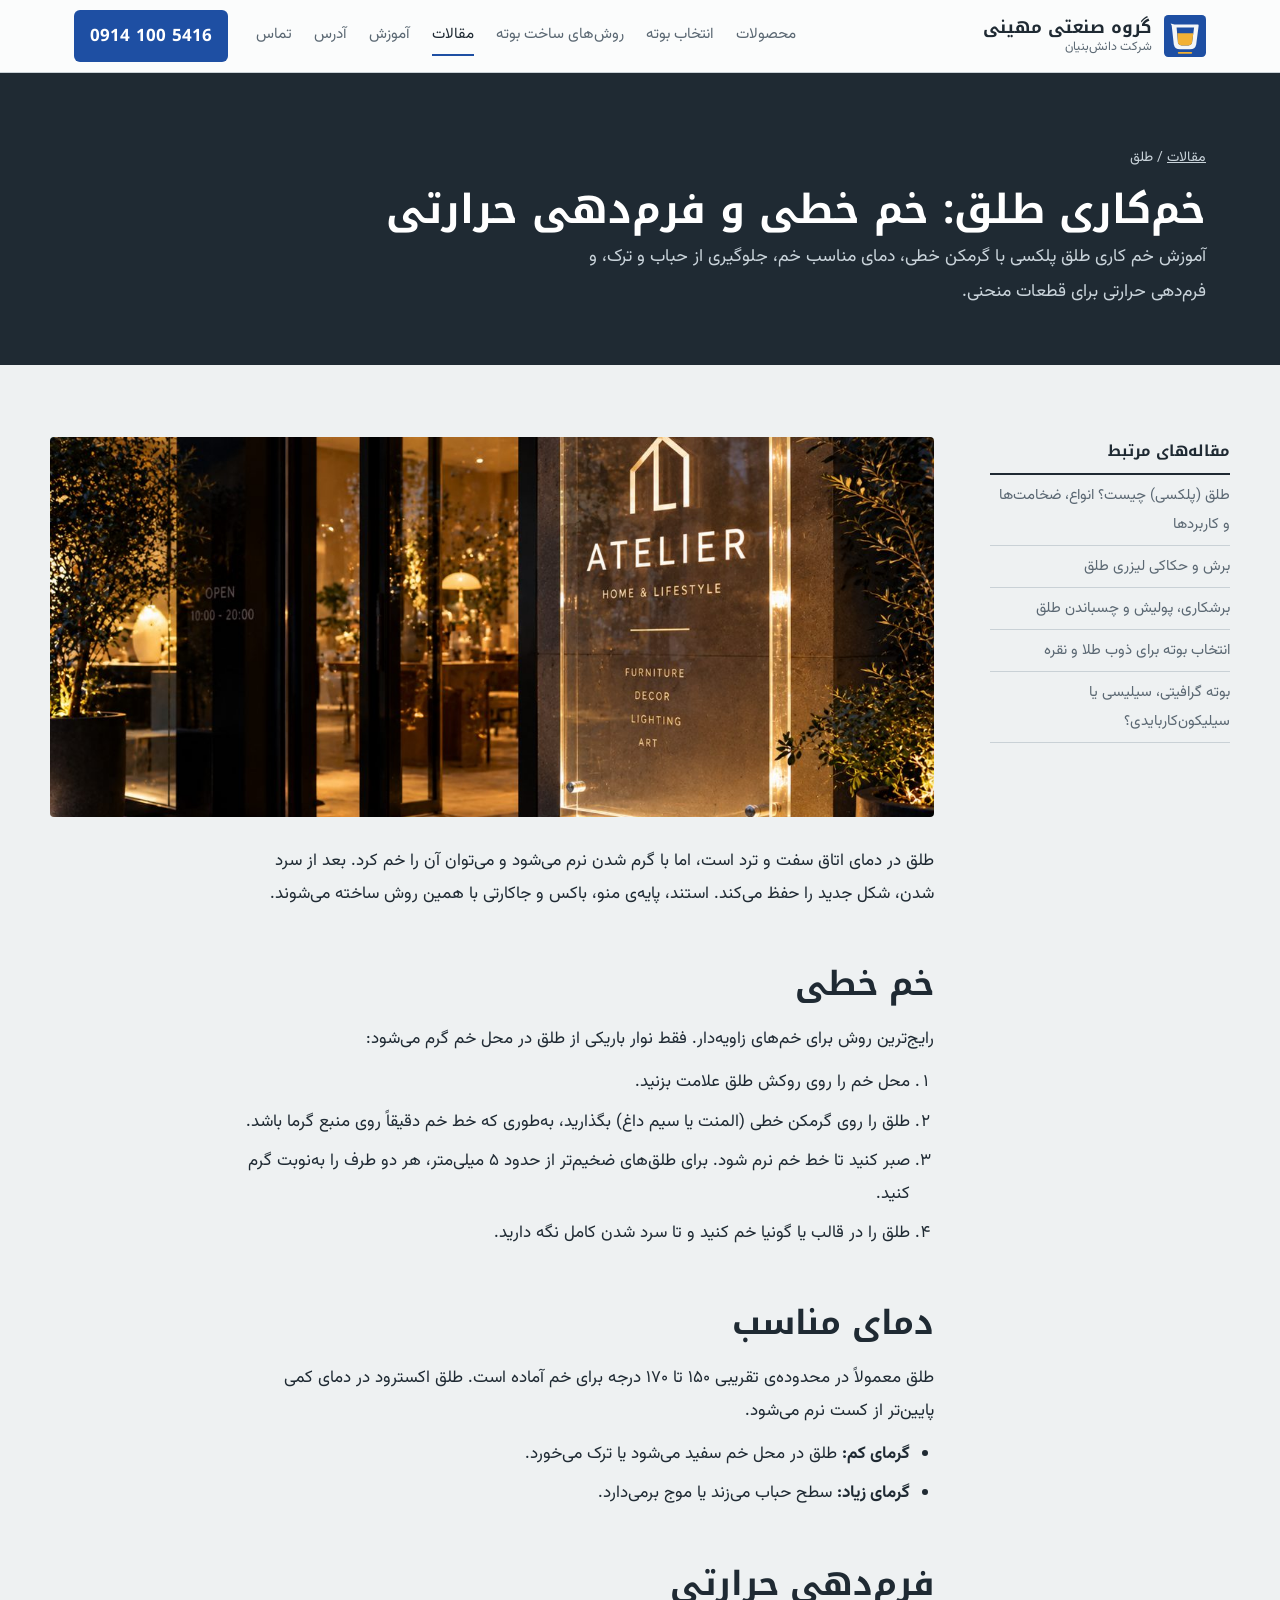
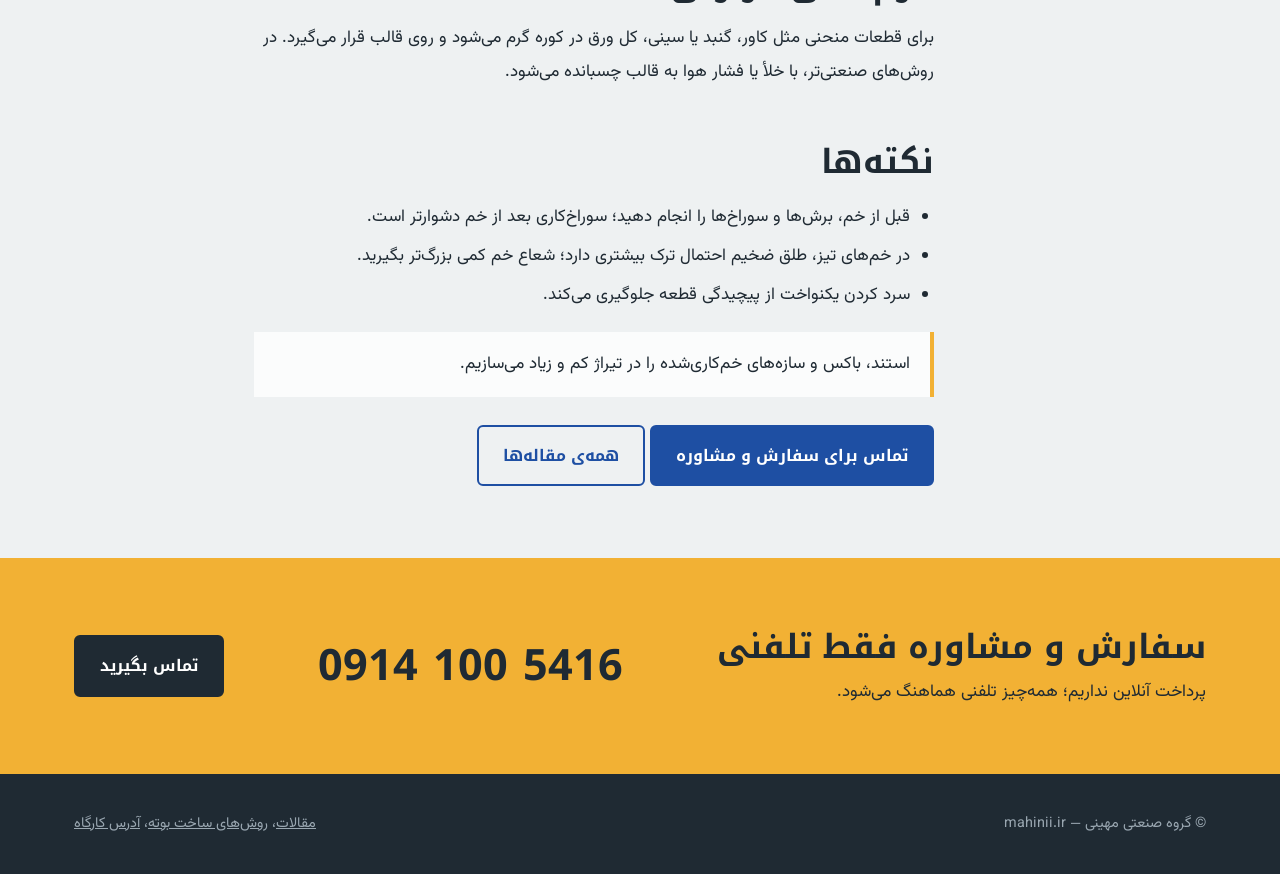
<file: plexiglass-bending.html>
<!DOCTYPE html>
<html lang="fa" dir="rtl">
<head>
<meta charset="UTF-8">
<meta name="viewport" content="width=device-width, initial-scale=1">
<title>خم‌کاری طلق: خم خطی و فرم‌دهی حرارتی | گروه صنعتی مهینی</title>
<meta name="description" content="آموزش خم کاری طلق پلکسی با گرمکن خطی، دمای مناسب خم، جلوگیری از حباب و ترک، و فرم‌دهی حرارتی برای قطعات منحنی.">
<link rel="canonical" href="https://mahinii.ir/plexiglass-bending.html">
<meta property="og:type" content="article">
<meta property="og:title" content="خم‌کاری طلق: خم خطی و فرم‌دهی حرارتی | گروه صنعتی مهینی">
<meta property="og:description" content="آموزش خم کاری طلق پلکسی با گرمکن خطی، دمای مناسب خم، جلوگیری از حباب و ترک، و فرم‌دهی حرارتی برای قطعات منحنی.">
<meta property="og:image" content="https://mahinii.ir/images/sign.jpg">
<meta property="og:url" content="https://mahinii.ir/plexiglass-bending.html">
<meta property="og:locale" content="fa_IR">
<link rel="icon" href="images/logo-mark.svg" type="image/svg+xml">
<link rel="preconnect" href="https://fonts.googleapis.com">
<link rel="preconnect" href="https://fonts.gstatic.com" crossorigin>
<link href="https://fonts.googleapis.com/css2?family=Noto+Kufi+Arabic:wght@600;700&family=Vazirmatn:wght@400;600&display=swap" rel="stylesheet">
<link rel="stylesheet" href="style.css">
<script type="application/ld+json">{"@context": "https://schema.org", "@type": "Article", "headline": "خم‌کاری طلق: خم خطی و فرم‌دهی حرارتی", "description": "آموزش خم کاری طلق پلکسی با گرمکن خطی، دمای مناسب خم، جلوگیری از حباب و ترک، و فرم‌دهی حرارتی برای قطعات منحنی.", "image": "https://mahinii.ir/images/sign.jpg", "inLanguage": "fa", "author": {"@type": "Organization", "name": "گروه صنعتی مهینی"}, "publisher": {"@type": "Organization", "name": "گروه صنعتی مهینی", "logo": {"@type": "ImageObject", "url": "https://mahinii.ir/images/logo-512.png"}}, "mainEntityOfPage": "https://mahinii.ir/plexiglass-bending.html"}</script>
</head>
<body>
<header class="top">
  <div class="wrap">
    <a href="index.html" class="logo"><img src="images/logo-mark.svg" alt=""><span><b>گروه صنعتی مهینی</b><small>شرکت دانش‌بنیان</small></span></a>
    <button class="menu-btn" aria-expanded="false" aria-controls="nav">منو</button>
    <nav id="nav">
      <a href="index.html#products">محصولات</a>
      <a href="index.html#guide">انتخاب بوته</a>
      <a href="crucibles.html">روش‌های ساخت بوته</a>
      <a href="blog.html" aria-current="page">مقالات</a>
      <a href="index.html#training">آموزش</a>
      <a href="index.html#address">آدرس</a>
      <a href="#contact">تماس</a>
    </nav>
    <a class="tel" href="tel:+989141005416">0914 100 5416</a>
  </div>
</header>

<main>
<div class="page-head">
  <div class="wrap">
    <p class="crumb"><a href="blog.html">مقالات</a> / طلق</p>
    <h1 style="font-size:clamp(1.7rem,3.4vw,2.5rem)">خم‌کاری طلق: خم خطی و فرم‌دهی حرارتی</h1>
    <p class="lead">آموزش خم کاری طلق پلکسی با گرمکن خطی، دمای مناسب خم، جلوگیری از حباب و ترک، و فرم‌دهی حرارتی برای قطعات منحنی.</p>
  </div>
</div>
<div class="wrap article">
  <nav class="toc" aria-label="مقاله‌های مرتبط">
    <b class="toc-h">مقاله‌های مرتبط</b>
    <a href="plexiglass-guide.html">طلق (پلکسی) چیست؟ انواع، ضخامت‌ها و کاربردها</a>
    <a href="plexiglass-laser-cutting.html">برش و حکاکی لیزری طلق</a>
    <a href="plexiglass-cutting-bonding.html">برشکاری، پولیش و چسباندن طلق</a>
    <a href="gold-crucible.html">انتخاب بوته برای ذوب طلا و نقره</a>
    <a href="graphite-vs-silica-vs-sic.html">بوته گرافیتی، سیلیسی یا سیلیکون‌کاربایدی؟</a>
  </nav>
  <article>
    <figure class="art-img"><img src="images/sign.jpg" alt="خم‌کاری طلق: خم خطی و فرم‌دهی حرارتی"></figure>

<p>طلق در دمای اتاق سفت و ترد است، اما با گرم شدن نرم می‌شود و می‌توان آن را خم کرد. بعد از سرد شدن، شکل جدید را حفظ می‌کند. استند، پایه‌ی منو، باکس و جاکارتی با همین روش ساخته می‌شوند.</p>
<h2>خم خطی</h2>
<p>رایج‌ترین روش برای خم‌های زاویه‌دار. فقط نوار باریکی از طلق در محل خم گرم می‌شود:</p>
<ol>
<li>محل خم را روی روکش طلق علامت بزنید.</li>
<li>طلق را روی گرمکن خطی (المنت یا سیم داغ) بگذارید، به‌طوری که خط خم دقیقاً روی منبع گرما باشد.</li>
<li>صبر کنید تا خط خم نرم شود. برای طلق‌های ضخیم‌تر از حدود ۵ میلی‌متر، هر دو طرف را به‌نوبت گرم کنید.</li>
<li>طلق را در قالب یا گونیا خم کنید و تا سرد شدن کامل نگه دارید.</li>
</ol>
<h2>دمای مناسب</h2>
<p>طلق معمولاً در محدوده‌ی تقریبی ۱۵۰ تا ۱۷۰ درجه برای خم آماده است. طلق اکسترود در دمای کمی پایین‌تر از کست نرم می‌شود.</p>
<ul>
<li><b>گرمای کم:</b> طلق در محل خم سفید می‌شود یا ترک می‌خورد.</li>
<li><b>گرمای زیاد:</b> سطح حباب می‌زند یا موج برمی‌دارد.</li>
</ul>
<h2>فرم‌دهی حرارتی</h2>
<p>برای قطعات منحنی مثل کاور، گنبد یا سینی، کل ورق در کوره گرم می‌شود و روی قالب قرار می‌گیرد. در روش‌های صنعتی‌تر، با خلأ یا فشار هوا به قالب چسبانده می‌شود.</p>
<h2>نکته‌ها</h2>
<ul>
<li>قبل از خم، برش‌ها و سوراخ‌ها را انجام دهید؛ سوراخ‌کاری بعد از خم دشوارتر است.</li>
<li>در خم‌های تیز، طلق ضخیم احتمال ترک بیشتری دارد؛ شعاع خم کمی بزرگ‌تر بگیرید.</li>
<li>سرد کردن یکنواخت از پیچیدگی قطعه جلوگیری می‌کند.</li>
</ul>
<div class="note">استند، باکس و سازه‌های خم‌کاری‌شده را در تیراژ کم و زیاد می‌سازیم.</div>

    <p style="margin-top:28px"><a class="btn" href="tel:+989141005416">تماس برای سفارش و مشاوره</a> <a class="btn line" href="blog.html">همه‌ی مقاله‌ها</a></p>
  </article>
</div>
</main>
<div class="contact" id="contact">
  <div class="wrap">
    <div>
      <h2 style="margin-bottom:4px">سفارش و مشاوره فقط تلفنی</h2>
      <p>پرداخت آنلاین نداریم؛ همه‌چیز تلفنی هماهنگ می‌شود.</p>
    </div>
    <a class="num" href="tel:+989141005416">0914 100 5416</a>
    <a class="btn" href="tel:+989141005416">تماس بگیرید</a>
  </div>
</div>

<footer>
  <div class="wrap">
    <span>© گروه صنعتی مهینی — mahinii.ir</span>
    <span><a href="blog.html">مقالات</a>، <a href="crucibles.html">روش‌های ساخت بوته</a>، <a href="index.html#address">آدرس کارگاه</a></span>
  </div>
</footer>
<script src="site.js"></script>
</body>
</html>
</file>
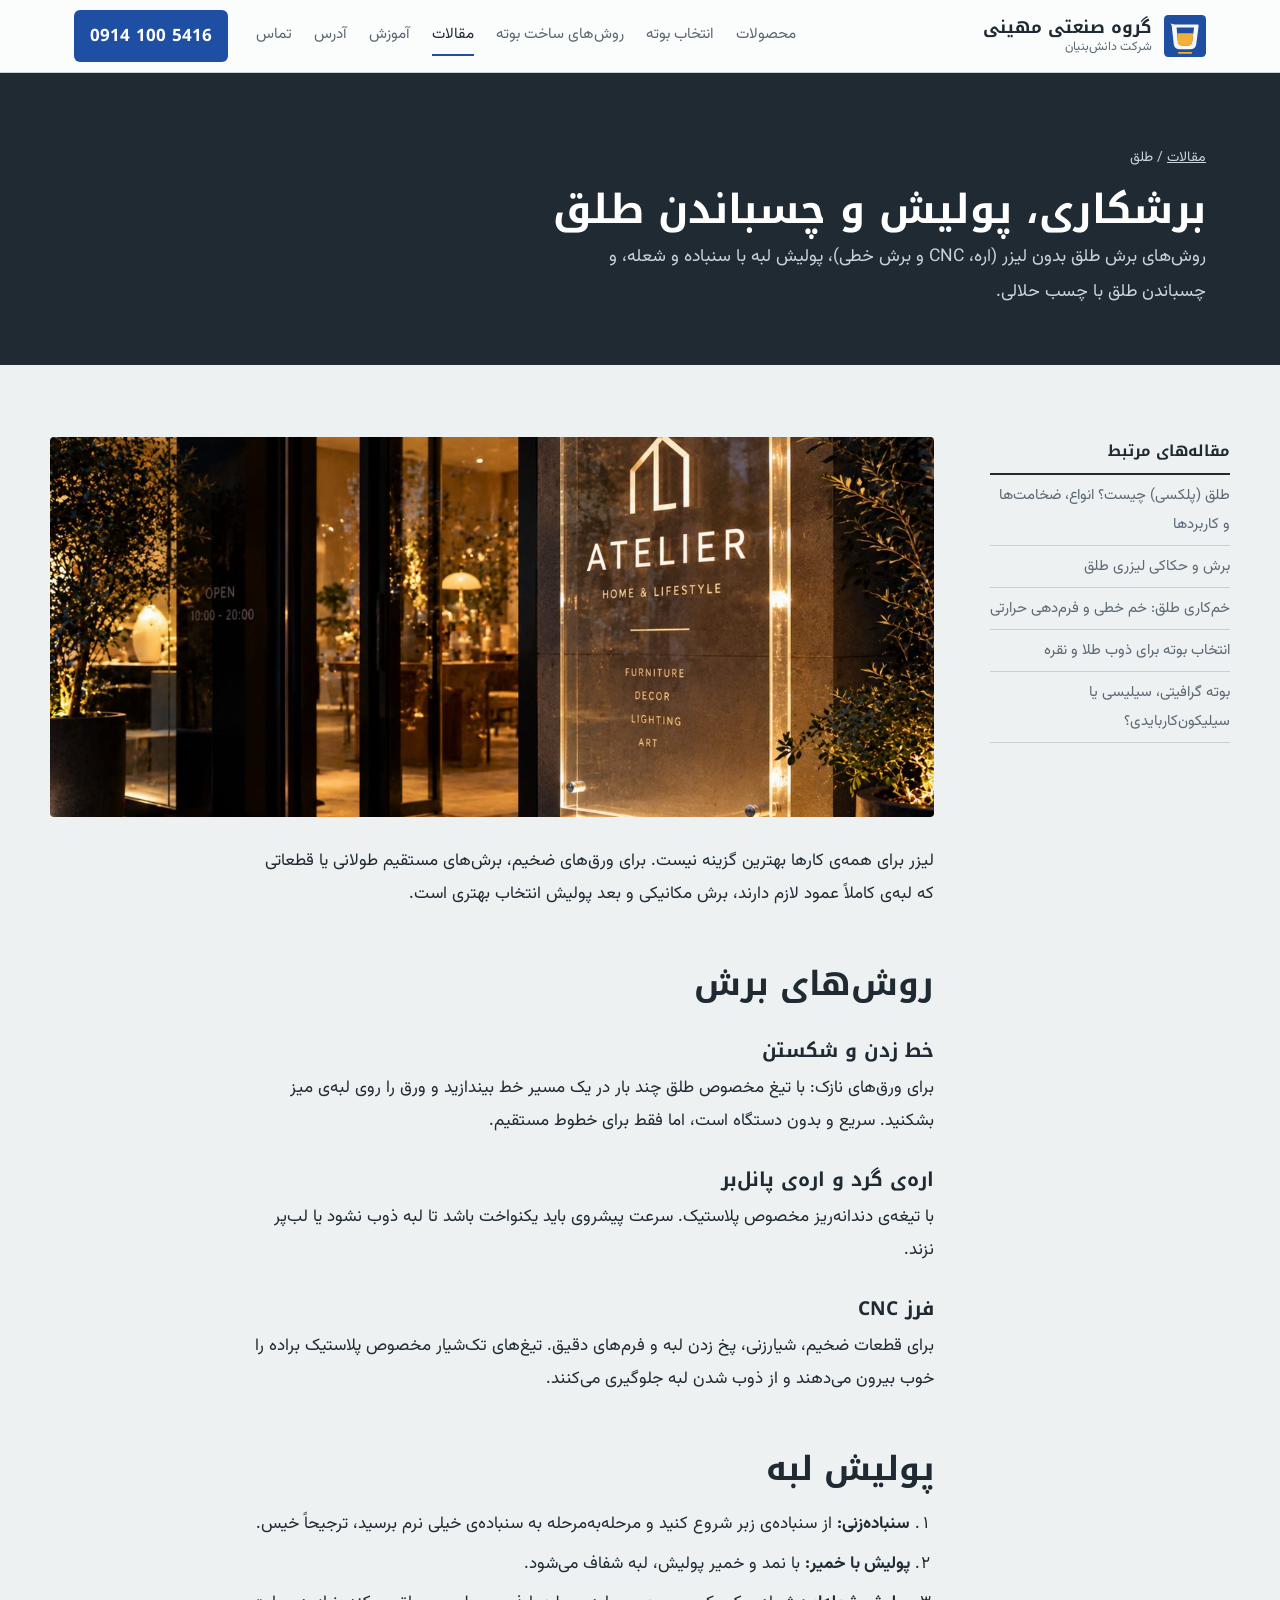
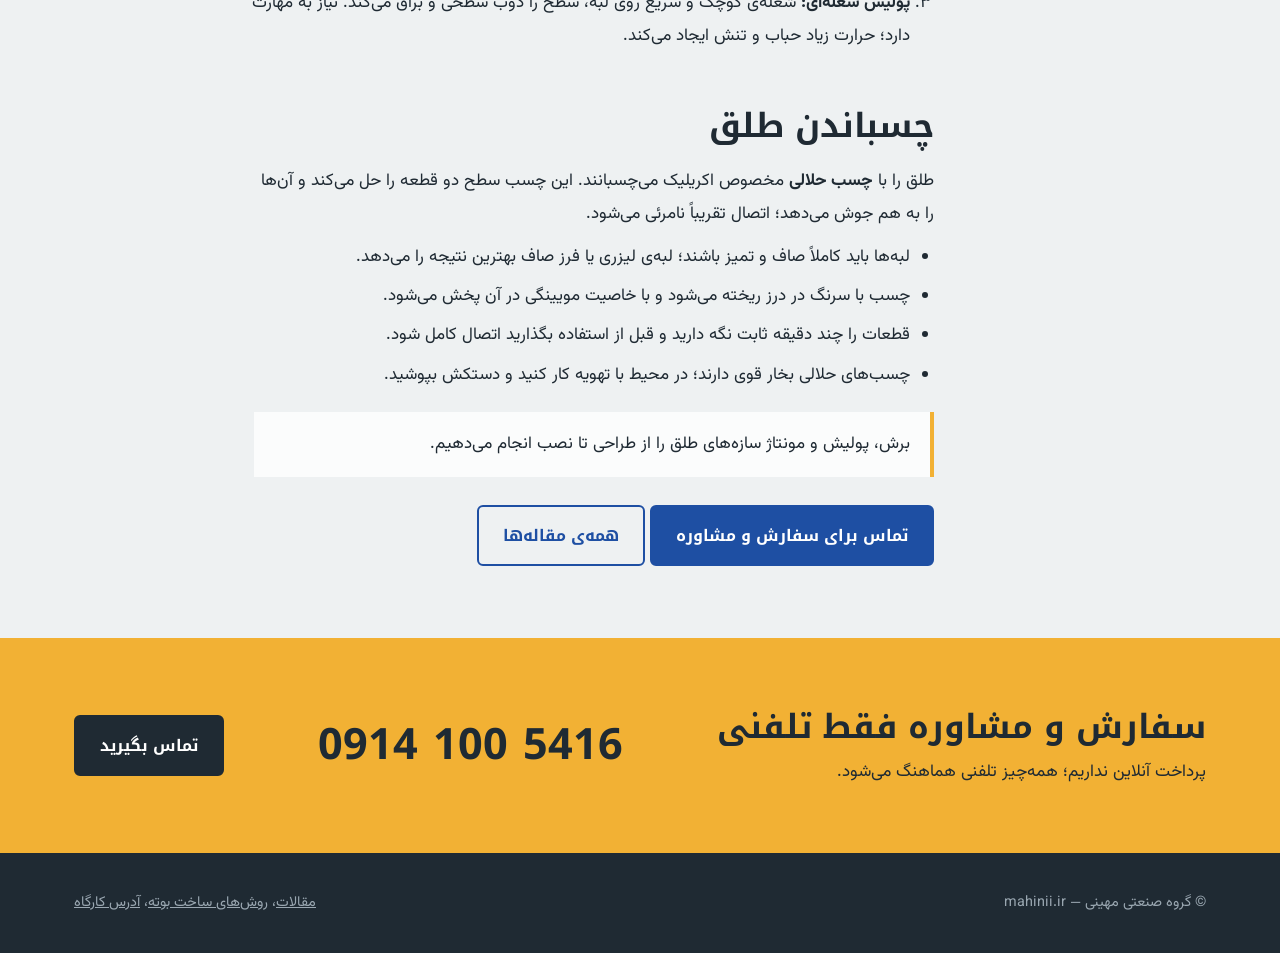
<file: plexiglass-cutting-bonding.html>
<!DOCTYPE html>
<html lang="fa" dir="rtl">
<head>
<meta charset="UTF-8">
<meta name="viewport" content="width=device-width, initial-scale=1">
<title>برشکاری، پولیش و چسباندن طلق | گروه صنعتی مهینی</title>
<meta name="description" content="روش‌های برش طلق بدون لیزر (اره، CNC و برش خطی)، پولیش لبه با سنباده و شعله، و چسباندن طلق با چسب حلالی.">
<link rel="canonical" href="https://mahinii.ir/plexiglass-cutting-bonding.html">
<meta property="og:type" content="article">
<meta property="og:title" content="برشکاری، پولیش و چسباندن طلق | گروه صنعتی مهینی">
<meta property="og:description" content="روش‌های برش طلق بدون لیزر (اره، CNC و برش خطی)، پولیش لبه با سنباده و شعله، و چسباندن طلق با چسب حلالی.">
<meta property="og:image" content="https://mahinii.ir/images/sign.jpg">
<meta property="og:url" content="https://mahinii.ir/plexiglass-cutting-bonding.html">
<meta property="og:locale" content="fa_IR">
<link rel="icon" href="images/logo-mark.svg" type="image/svg+xml">
<link rel="preconnect" href="https://fonts.googleapis.com">
<link rel="preconnect" href="https://fonts.gstatic.com" crossorigin>
<link href="https://fonts.googleapis.com/css2?family=Noto+Kufi+Arabic:wght@600;700&family=Vazirmatn:wght@400;600&display=swap" rel="stylesheet">
<link rel="stylesheet" href="style.css">
<script type="application/ld+json">{"@context": "https://schema.org", "@type": "Article", "headline": "برشکاری، پولیش و چسباندن طلق", "description": "روش‌های برش طلق بدون لیزر (اره، CNC و برش خطی)، پولیش لبه با سنباده و شعله، و چسباندن طلق با چسب حلالی.", "image": "https://mahinii.ir/images/sign.jpg", "inLanguage": "fa", "author": {"@type": "Organization", "name": "گروه صنعتی مهینی"}, "publisher": {"@type": "Organization", "name": "گروه صنعتی مهینی", "logo": {"@type": "ImageObject", "url": "https://mahinii.ir/images/logo-512.png"}}, "mainEntityOfPage": "https://mahinii.ir/plexiglass-cutting-bonding.html"}</script>
</head>
<body>
<header class="top">
  <div class="wrap">
    <a href="index.html" class="logo"><img src="images/logo-mark.svg" alt=""><span><b>گروه صنعتی مهینی</b><small>شرکت دانش‌بنیان</small></span></a>
    <button class="menu-btn" aria-expanded="false" aria-controls="nav">منو</button>
    <nav id="nav">
      <a href="index.html#products">محصولات</a>
      <a href="index.html#guide">انتخاب بوته</a>
      <a href="crucibles.html">روش‌های ساخت بوته</a>
      <a href="blog.html" aria-current="page">مقالات</a>
      <a href="index.html#training">آموزش</a>
      <a href="index.html#address">آدرس</a>
      <a href="#contact">تماس</a>
    </nav>
    <a class="tel" href="tel:+989141005416">0914 100 5416</a>
  </div>
</header>

<main>
<div class="page-head">
  <div class="wrap">
    <p class="crumb"><a href="blog.html">مقالات</a> / طلق</p>
    <h1 style="font-size:clamp(1.7rem,3.4vw,2.5rem)">برشکاری، پولیش و چسباندن طلق</h1>
    <p class="lead">روش‌های برش طلق بدون لیزر (اره، CNC و برش خطی)، پولیش لبه با سنباده و شعله، و چسباندن طلق با چسب حلالی.</p>
  </div>
</div>
<div class="wrap article">
  <nav class="toc" aria-label="مقاله‌های مرتبط">
    <b class="toc-h">مقاله‌های مرتبط</b>
    <a href="plexiglass-guide.html">طلق (پلکسی) چیست؟ انواع، ضخامت‌ها و کاربردها</a>
    <a href="plexiglass-laser-cutting.html">برش و حکاکی لیزری طلق</a>
    <a href="plexiglass-bending.html">خم‌کاری طلق: خم خطی و فرم‌دهی حرارتی</a>
    <a href="gold-crucible.html">انتخاب بوته برای ذوب طلا و نقره</a>
    <a href="graphite-vs-silica-vs-sic.html">بوته گرافیتی، سیلیسی یا سیلیکون‌کاربایدی؟</a>
  </nav>
  <article>
    <figure class="art-img"><img src="images/sign.jpg" alt="برشکاری، پولیش و چسباندن طلق"></figure>

<p>لیزر برای همه‌ی کارها بهترین گزینه نیست. برای ورق‌های ضخیم، برش‌های مستقیم طولانی یا قطعاتی که لبه‌ی کاملاً عمود لازم دارند، برش مکانیکی و بعد پولیش انتخاب بهتری است.</p>
<h2>روش‌های برش</h2>
<h3>خط زدن و شکستن</h3>
<p>برای ورق‌های نازک: با تیغ مخصوص طلق چند بار در یک مسیر خط بیندازید و ورق را روی لبه‌ی میز بشکنید. سریع و بدون دستگاه است، اما فقط برای خطوط مستقیم.</p>
<h3>اره‌ی گرد و اره‌ی پانل‌بر</h3>
<p>با تیغه‌ی دندانه‌ریز مخصوص پلاستیک. سرعت پیشروی باید یکنواخت باشد تا لبه ذوب نشود یا لب‌پر نزند.</p>
<h3>فرز CNC</h3>
<p>برای قطعات ضخیم، شیارزنی، پخ زدن لبه و فرم‌های دقیق. تیغ‌های تک‌شیار مخصوص پلاستیک براده را خوب بیرون می‌دهند و از ذوب شدن لبه جلوگیری می‌کنند.</p>
<h2>پولیش لبه</h2>
<ol>
<li><b>سنباده‌زنی:</b> از سنباده‌ی زبر شروع کنید و مرحله‌به‌مرحله به سنباده‌ی خیلی نرم برسید، ترجیحاً خیس.</li>
<li><b>پولیش با خمیر:</b> با نمد و خمیر پولیش، لبه شفاف می‌شود.</li>
<li><b>پولیش شعله‌ای:</b> شعله‌ی کوچک و سریع روی لبه، سطح را ذوب سطحی و براق می‌کند. نیاز به مهارت دارد؛ حرارت زیاد حباب و تنش ایجاد می‌کند.</li>
</ol>
<h2>چسباندن طلق</h2>
<p>طلق را با <b>چسب حلالی</b> مخصوص اکریلیک می‌چسبانند. این چسب سطح دو قطعه را حل می‌کند و آن‌ها را به هم جوش می‌دهد؛ اتصال تقریباً نامرئی می‌شود.</p>
<ul>
<li>لبه‌ها باید کاملاً صاف و تمیز باشند؛ لبه‌ی لیزری یا فرز صاف بهترین نتیجه را می‌دهد.</li>
<li>چسب با سرنگ در درز ریخته می‌شود و با خاصیت مویینگی در آن پخش می‌شود.</li>
<li>قطعات را چند دقیقه ثابت نگه دارید و قبل از استفاده بگذارید اتصال کامل شود.</li>
<li>چسب‌های حلالی بخار قوی دارند؛ در محیط با تهویه کار کنید و دستکش بپوشید.</li>
</ul>
<div class="note">برش، پولیش و مونتاژ سازه‌های طلق را از طراحی تا نصب انجام می‌دهیم.</div>

    <p style="margin-top:28px"><a class="btn" href="tel:+989141005416">تماس برای سفارش و مشاوره</a> <a class="btn line" href="blog.html">همه‌ی مقاله‌ها</a></p>
  </article>
</div>
</main>
<div class="contact" id="contact">
  <div class="wrap">
    <div>
      <h2 style="margin-bottom:4px">سفارش و مشاوره فقط تلفنی</h2>
      <p>پرداخت آنلاین نداریم؛ همه‌چیز تلفنی هماهنگ می‌شود.</p>
    </div>
    <a class="num" href="tel:+989141005416">0914 100 5416</a>
    <a class="btn" href="tel:+989141005416">تماس بگیرید</a>
  </div>
</div>

<footer>
  <div class="wrap">
    <span>© گروه صنعتی مهینی — mahinii.ir</span>
    <span><a href="blog.html">مقالات</a>، <a href="crucibles.html">روش‌های ساخت بوته</a>، <a href="index.html#address">آدرس کارگاه</a></span>
  </div>
</footer>
<script src="site.js"></script>
</body>
</html>
</file>
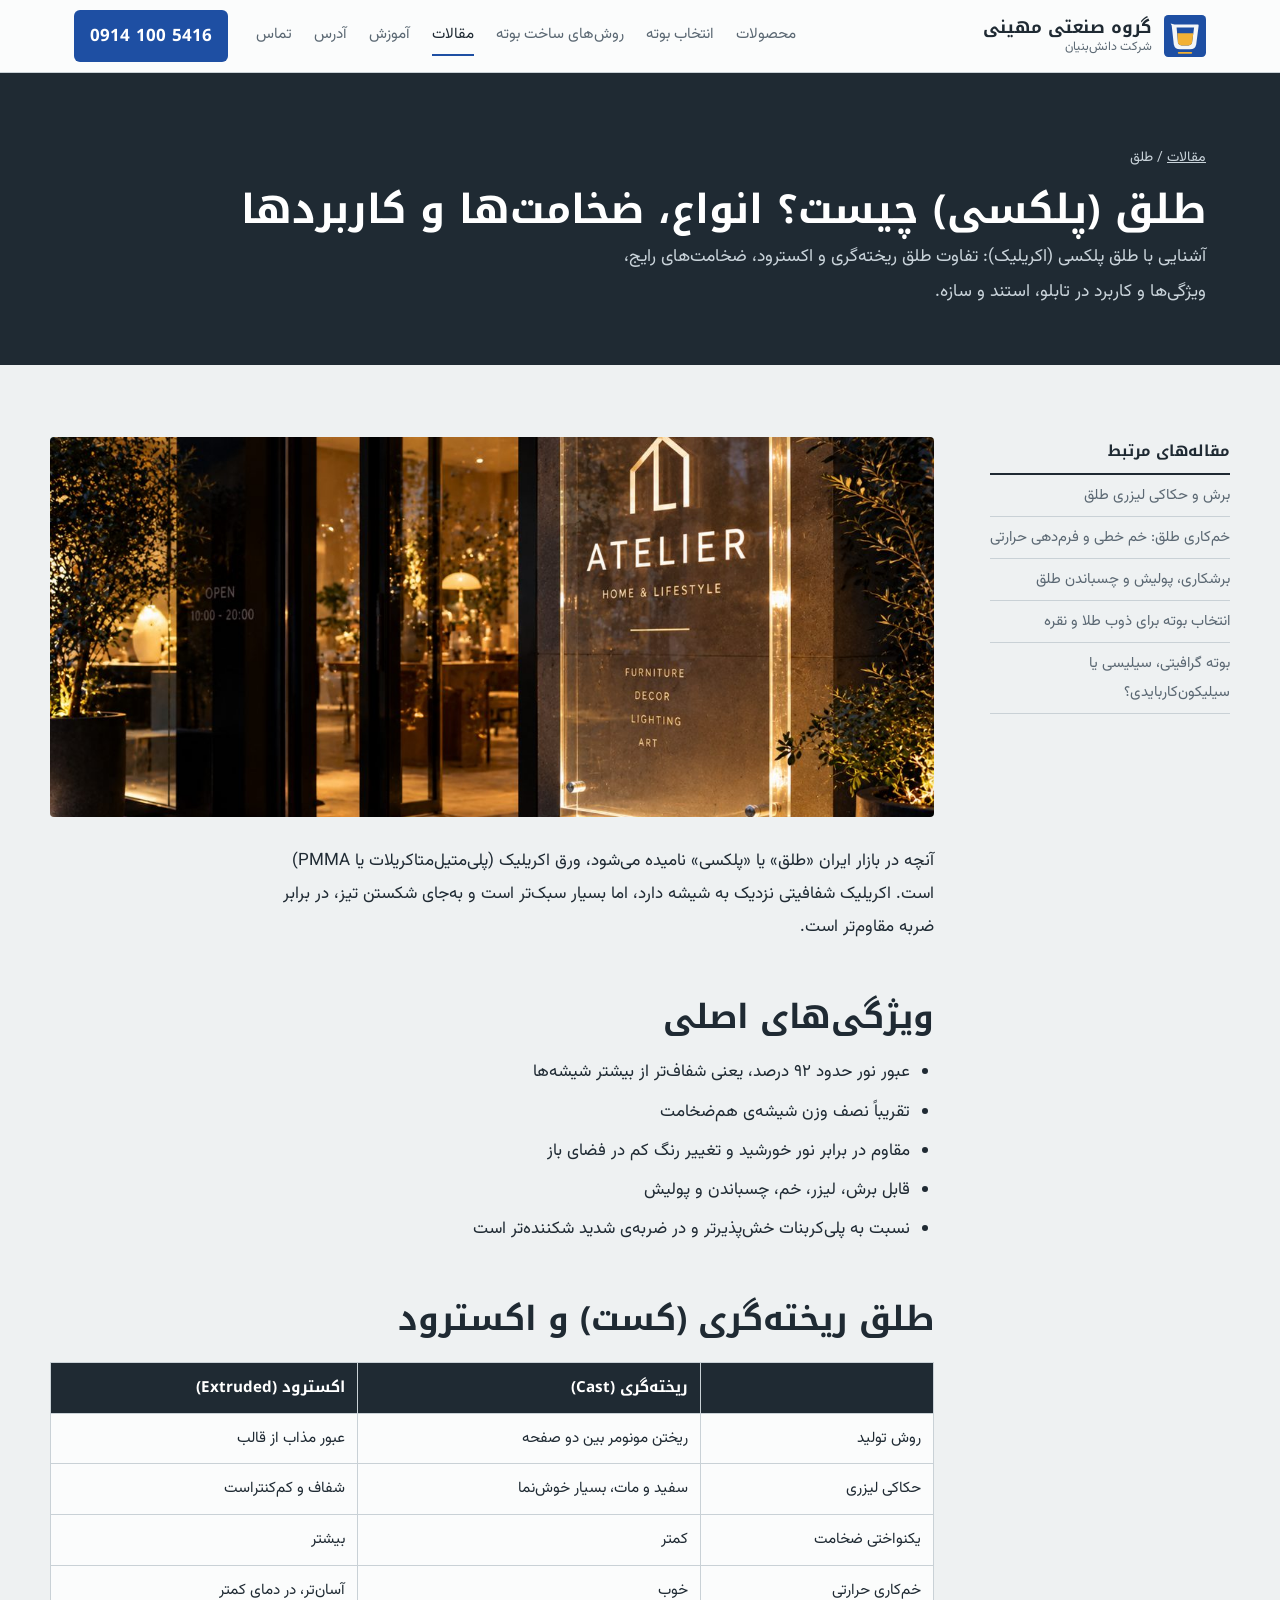
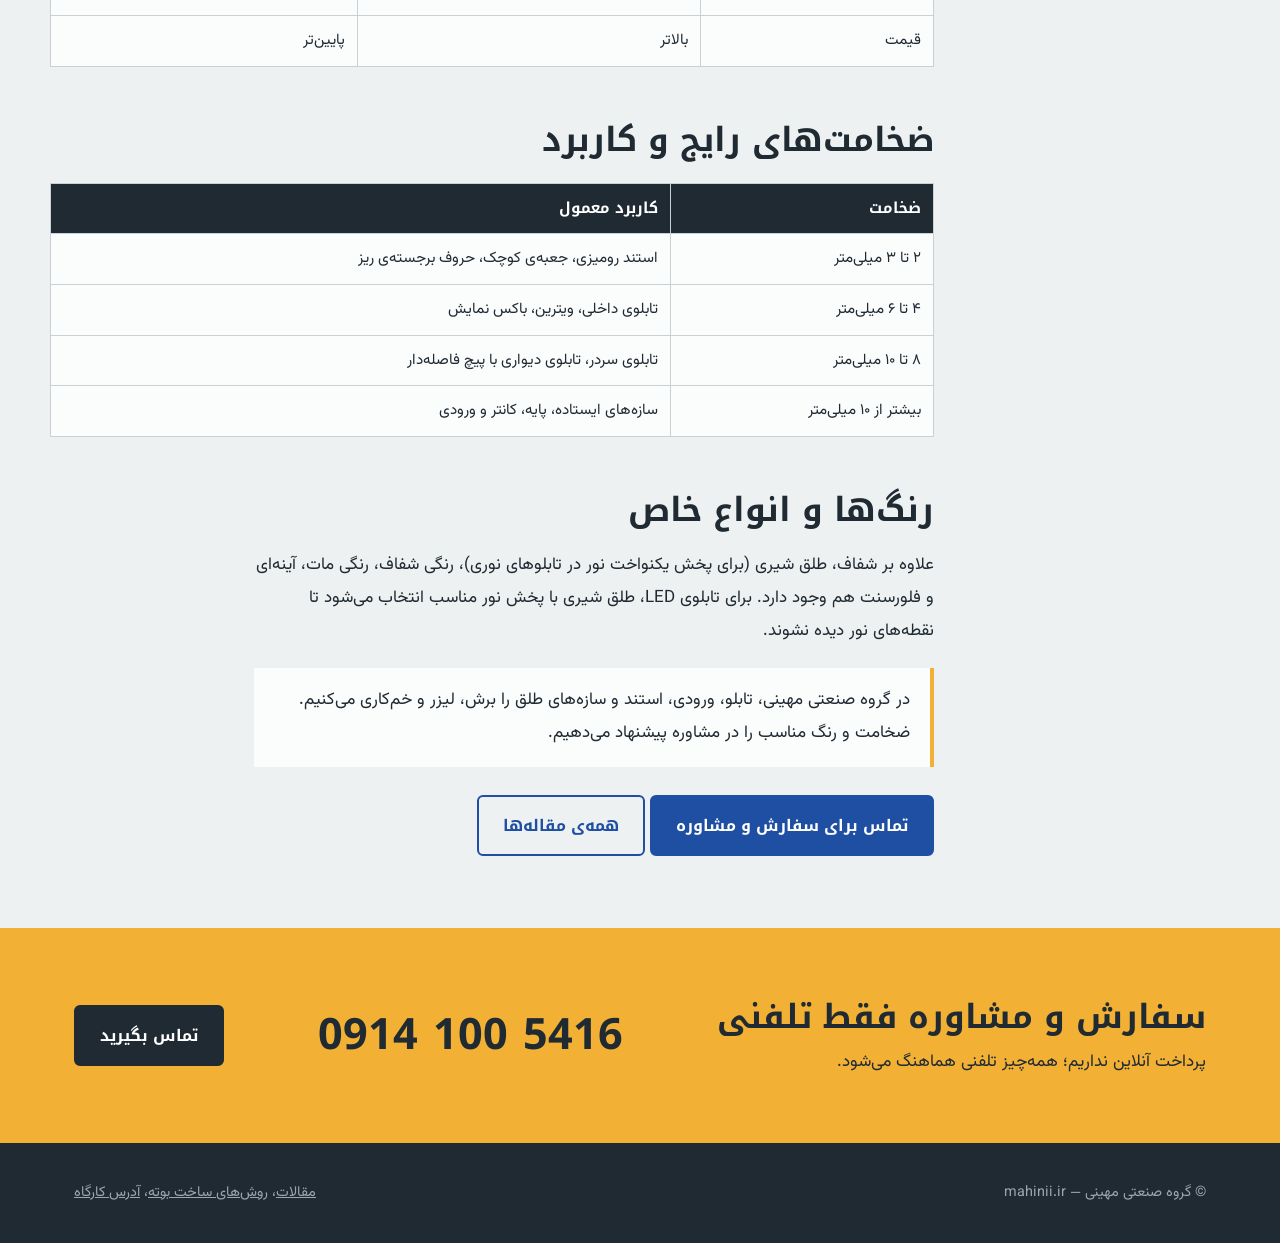
<file: plexiglass-guide.html>
<!DOCTYPE html>
<html lang="fa" dir="rtl">
<head>
<meta charset="UTF-8">
<meta name="viewport" content="width=device-width, initial-scale=1">
<title>طلق (پلکسی) چیست؟ انواع، ضخامت‌ها و کاربردها | گروه صنعتی مهینی</title>
<meta name="description" content="آشنایی با طلق پلکسی (اکریلیک): تفاوت طلق ریخته‌گری و اکسترود، ضخامت‌های رایج، ویژگی‌ها و کاربرد در تابلو، استند و سازه.">
<link rel="canonical" href="https://mahinii.ir/plexiglass-guide.html">
<meta property="og:type" content="article">
<meta property="og:title" content="طلق (پلکسی) چیست؟ انواع، ضخامت‌ها و کاربردها | گروه صنعتی مهینی">
<meta property="og:description" content="آشنایی با طلق پلکسی (اکریلیک): تفاوت طلق ریخته‌گری و اکسترود، ضخامت‌های رایج، ویژگی‌ها و کاربرد در تابلو، استند و سازه.">
<meta property="og:image" content="https://mahinii.ir/images/sign.jpg">
<meta property="og:url" content="https://mahinii.ir/plexiglass-guide.html">
<meta property="og:locale" content="fa_IR">
<link rel="icon" href="images/logo-mark.svg" type="image/svg+xml">
<link rel="preconnect" href="https://fonts.googleapis.com">
<link rel="preconnect" href="https://fonts.gstatic.com" crossorigin>
<link href="https://fonts.googleapis.com/css2?family=Noto+Kufi+Arabic:wght@600;700&family=Vazirmatn:wght@400;600&display=swap" rel="stylesheet">
<link rel="stylesheet" href="style.css">
<script type="application/ld+json">{"@context": "https://schema.org", "@type": "Article", "headline": "طلق (پلکسی) چیست؟ انواع، ضخامت‌ها و کاربردها", "description": "آشنایی با طلق پلکسی (اکریلیک): تفاوت طلق ریخته‌گری و اکسترود، ضخامت‌های رایج، ویژگی‌ها و کاربرد در تابلو، استند و سازه.", "image": "https://mahinii.ir/images/sign.jpg", "inLanguage": "fa", "author": {"@type": "Organization", "name": "گروه صنعتی مهینی"}, "publisher": {"@type": "Organization", "name": "گروه صنعتی مهینی", "logo": {"@type": "ImageObject", "url": "https://mahinii.ir/images/logo-512.png"}}, "mainEntityOfPage": "https://mahinii.ir/plexiglass-guide.html"}</script>
</head>
<body>
<header class="top">
  <div class="wrap">
    <a href="index.html" class="logo"><img src="images/logo-mark.svg" alt=""><span><b>گروه صنعتی مهینی</b><small>شرکت دانش‌بنیان</small></span></a>
    <button class="menu-btn" aria-expanded="false" aria-controls="nav">منو</button>
    <nav id="nav">
      <a href="index.html#products">محصولات</a>
      <a href="index.html#guide">انتخاب بوته</a>
      <a href="crucibles.html">روش‌های ساخت بوته</a>
      <a href="blog.html" aria-current="page">مقالات</a>
      <a href="index.html#training">آموزش</a>
      <a href="index.html#address">آدرس</a>
      <a href="#contact">تماس</a>
    </nav>
    <a class="tel" href="tel:+989141005416">0914 100 5416</a>
  </div>
</header>

<main>
<div class="page-head">
  <div class="wrap">
    <p class="crumb"><a href="blog.html">مقالات</a> / طلق</p>
    <h1 style="font-size:clamp(1.7rem,3.4vw,2.5rem)">طلق (پلکسی) چیست؟ انواع، ضخامت‌ها و کاربردها</h1>
    <p class="lead">آشنایی با طلق پلکسی (اکریلیک): تفاوت طلق ریخته‌گری و اکسترود، ضخامت‌های رایج، ویژگی‌ها و کاربرد در تابلو، استند و سازه.</p>
  </div>
</div>
<div class="wrap article">
  <nav class="toc" aria-label="مقاله‌های مرتبط">
    <b class="toc-h">مقاله‌های مرتبط</b>
    <a href="plexiglass-laser-cutting.html">برش و حکاکی لیزری طلق</a>
    <a href="plexiglass-bending.html">خم‌کاری طلق: خم خطی و فرم‌دهی حرارتی</a>
    <a href="plexiglass-cutting-bonding.html">برشکاری، پولیش و چسباندن طلق</a>
    <a href="gold-crucible.html">انتخاب بوته برای ذوب طلا و نقره</a>
    <a href="graphite-vs-silica-vs-sic.html">بوته گرافیتی، سیلیسی یا سیلیکون‌کاربایدی؟</a>
  </nav>
  <article>
    <figure class="art-img"><img src="images/sign.jpg" alt="طلق (پلکسی) چیست؟ انواع، ضخامت‌ها و کاربردها"></figure>

<p>آنچه در بازار ایران «طلق» یا «پلکسی» نامیده می‌شود، ورق اکریلیک (پلی‌متیل‌متاکریلات یا PMMA) است. اکریلیک شفافیتی نزدیک به شیشه دارد، اما بسیار سبک‌تر است و به‌جای شکستن تیز، در برابر ضربه مقاوم‌تر است.</p>
<h2>ویژگی‌های اصلی</h2>
<ul>
<li>عبور نور حدود ۹۲ درصد، یعنی شفاف‌تر از بیشتر شیشه‌ها</li>
<li>تقریباً نصف وزن شیشه‌ی هم‌ضخامت</li>
<li>مقاوم در برابر نور خورشید و تغییر رنگ کم در فضای باز</li>
<li>قابل برش، لیزر، خم، چسباندن و پولیش</li>
<li>نسبت به پلی‌کربنات خش‌پذیرتر و در ضربه‌ی شدید شکننده‌تر است</li>
</ul>
<h2>طلق ریخته‌گری (کست) و اکسترود</h2>
<table><thead><tr><th></th><th>ریخته‌گری (Cast)</th><th>اکسترود (Extruded)</th></tr></thead><tbody>
<tr><td>روش تولید</td><td>ریختن مونومر بین دو صفحه</td><td>عبور مذاب از قالب</td></tr>
<tr><td>حکاکی لیزری</td><td>سفید و مات، بسیار خوش‌نما</td><td>شفاف و کم‌کنتراست</td></tr>
<tr><td>یکنواختی ضخامت</td><td>کمتر</td><td>بیشتر</td></tr>
<tr><td>خم‌کاری حرارتی</td><td>خوب</td><td>آسان‌تر، در دمای کمتر</td></tr>
<tr><td>قیمت</td><td>بالاتر</td><td>پایین‌تر</td></tr>
</tbody></table>
<h2>ضخامت‌های رایج و کاربرد</h2>
<table><thead><tr><th>ضخامت</th><th>کاربرد معمول</th></tr></thead><tbody>
<tr><td>۲ تا ۳ میلی‌متر</td><td>استند رومیزی، جعبه‌ی کوچک، حروف برجسته‌ی ریز</td></tr>
<tr><td>۴ تا ۶ میلی‌متر</td><td>تابلوی داخلی، ویترین، باکس نمایش</td></tr>
<tr><td>۸ تا ۱۰ میلی‌متر</td><td>تابلوی سردر، تابلوی دیواری با پیچ فاصله‌دار</td></tr>
<tr><td>بیشتر از ۱۰ میلی‌متر</td><td>سازه‌های ایستاده، پایه، کانتر و ورودی</td></tr>
</tbody></table>
<h2>رنگ‌ها و انواع خاص</h2>
<p>علاوه بر شفاف، طلق شیری (برای پخش یکنواخت نور در تابلوهای نوری)، رنگی شفاف، رنگی مات، آینه‌ای و فلورسنت هم وجود دارد. برای تابلوی LED، طلق شیری با پخش نور مناسب انتخاب می‌شود تا نقطه‌های نور دیده نشوند.</p>
<div class="note">در گروه صنعتی مهینی، تابلو، ورودی، استند و سازه‌های طلق را برش، لیزر و خم‌کاری می‌کنیم. ضخامت و رنگ مناسب را در مشاوره پیشنهاد می‌دهیم.</div>

    <p style="margin-top:28px"><a class="btn" href="tel:+989141005416">تماس برای سفارش و مشاوره</a> <a class="btn line" href="blog.html">همه‌ی مقاله‌ها</a></p>
  </article>
</div>
</main>
<div class="contact" id="contact">
  <div class="wrap">
    <div>
      <h2 style="margin-bottom:4px">سفارش و مشاوره فقط تلفنی</h2>
      <p>پرداخت آنلاین نداریم؛ همه‌چیز تلفنی هماهنگ می‌شود.</p>
    </div>
    <a class="num" href="tel:+989141005416">0914 100 5416</a>
    <a class="btn" href="tel:+989141005416">تماس بگیرید</a>
  </div>
</div>

<footer>
  <div class="wrap">
    <span>© گروه صنعتی مهینی — mahinii.ir</span>
    <span><a href="blog.html">مقالات</a>، <a href="crucibles.html">روش‌های ساخت بوته</a>، <a href="index.html#address">آدرس کارگاه</a></span>
  </div>
</footer>
<script src="site.js"></script>
</body>
</html>
</file>
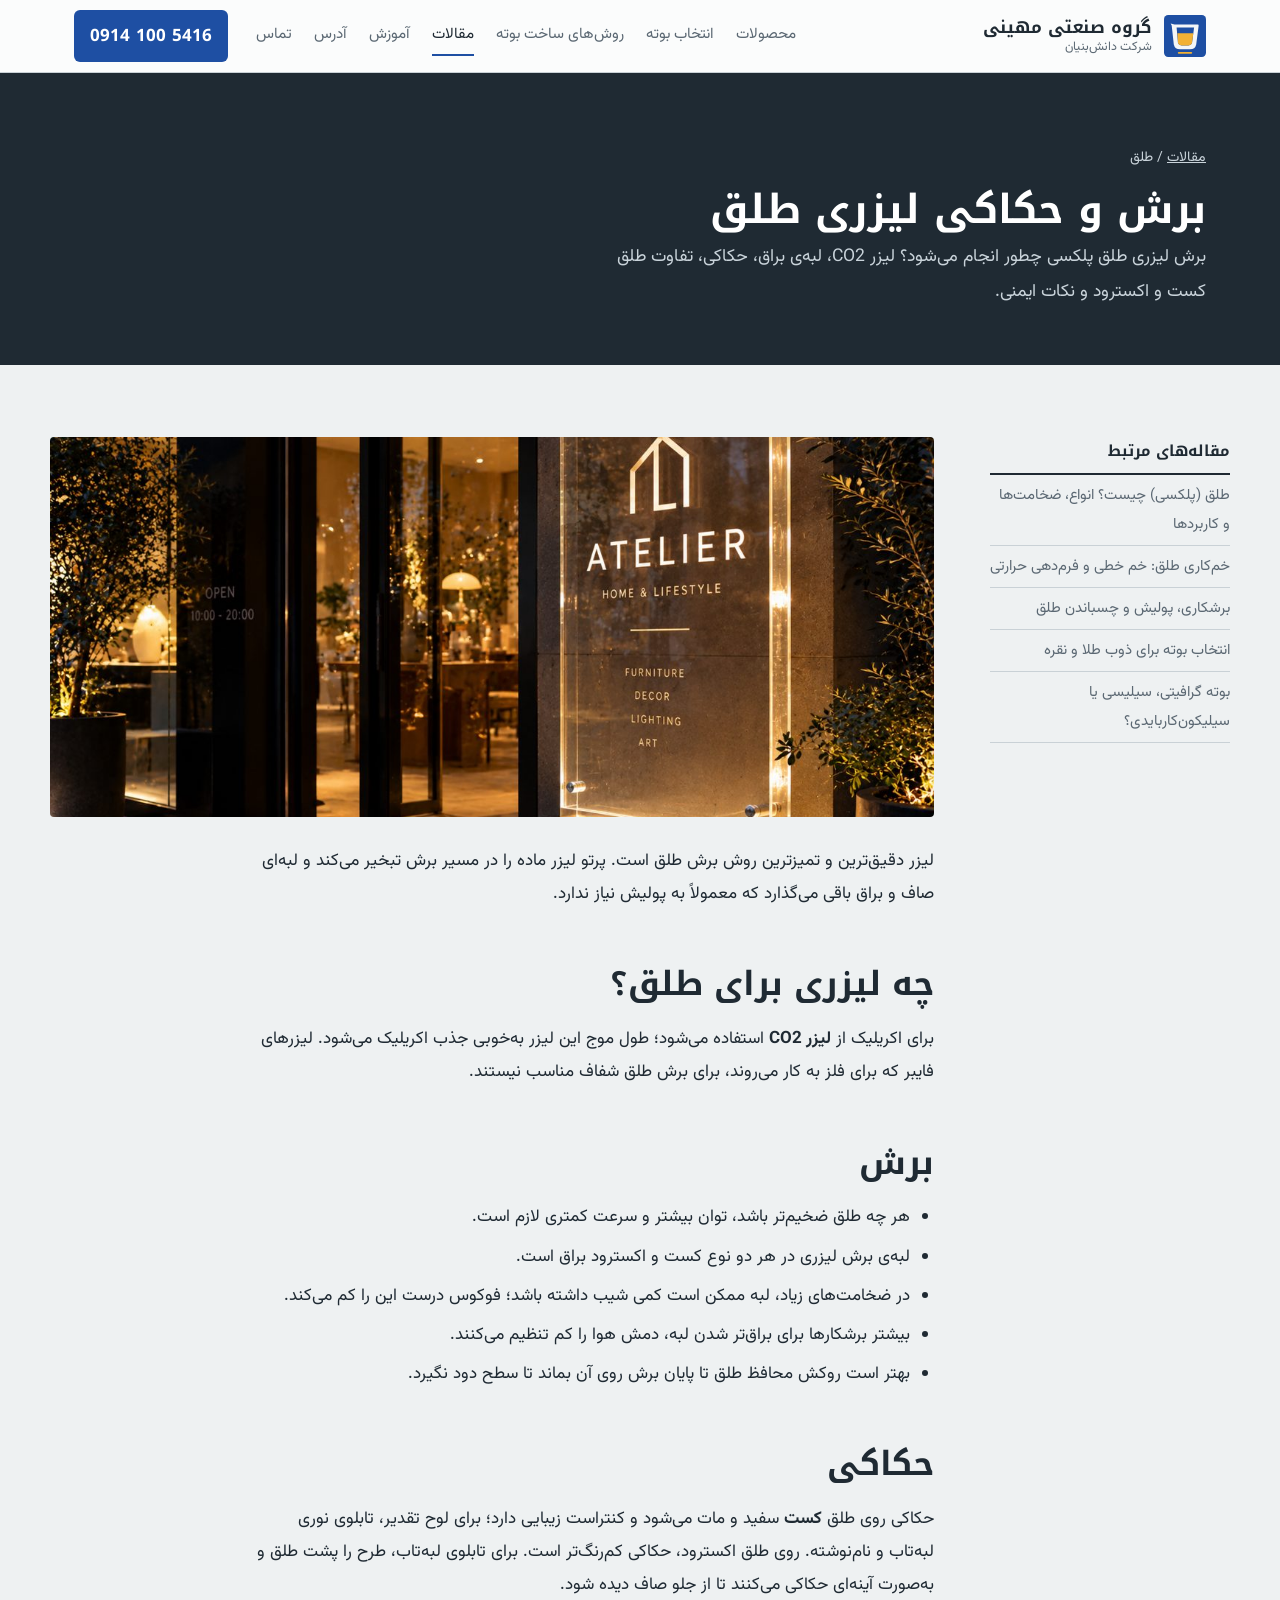
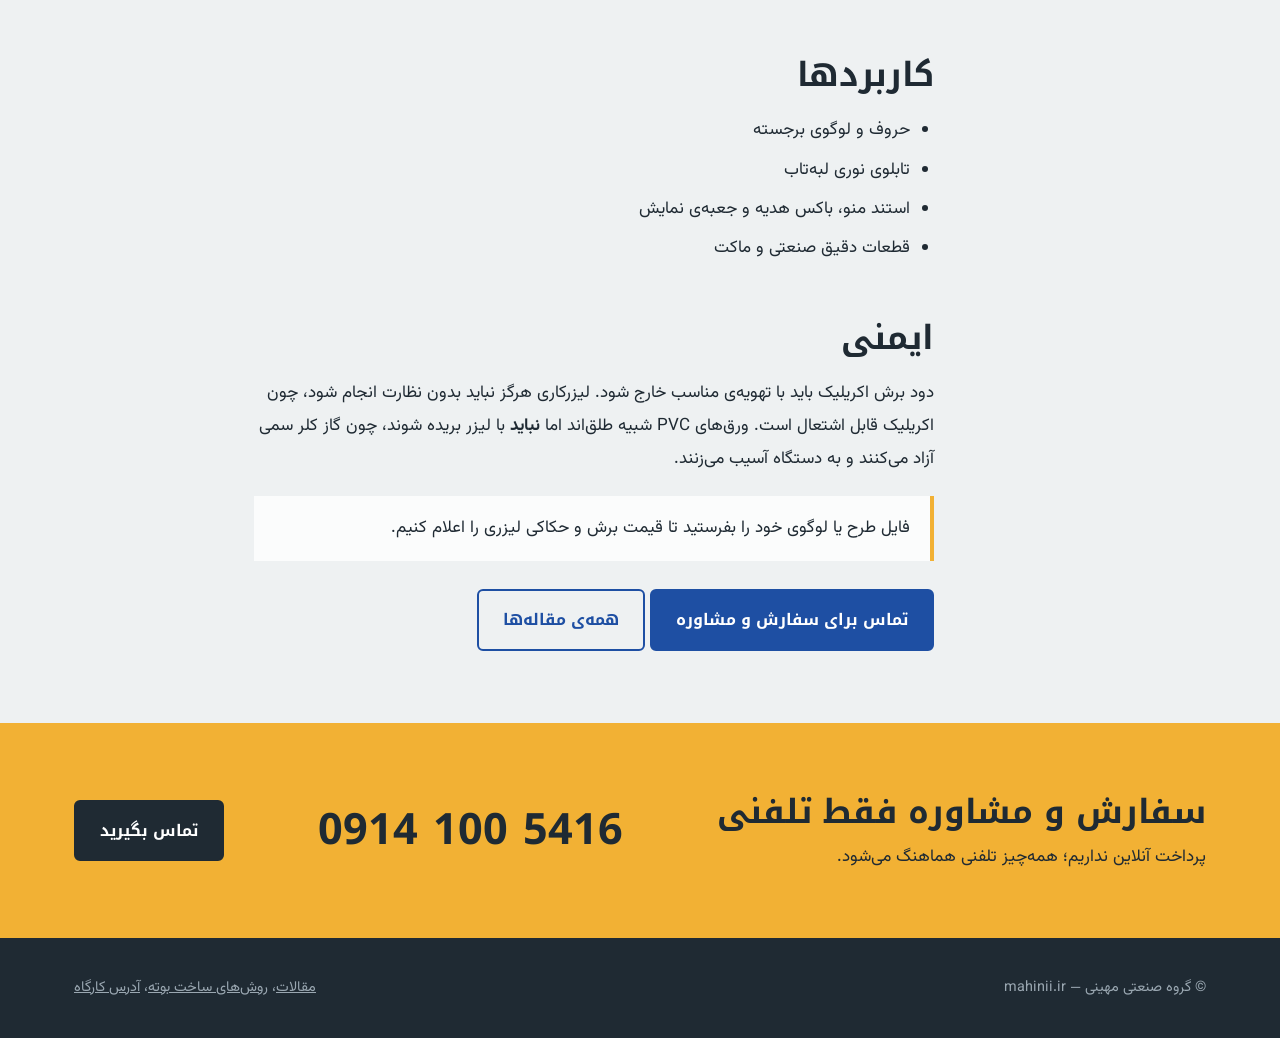
<file: plexiglass-laser-cutting.html>
<!DOCTYPE html>
<html lang="fa" dir="rtl">
<head>
<meta charset="UTF-8">
<meta name="viewport" content="width=device-width, initial-scale=1">
<title>برش و حکاکی لیزری طلق | گروه صنعتی مهینی</title>
<meta name="description" content="برش لیزری طلق پلکسی چطور انجام می‌شود؟ لیزر CO2، لبه‌ی براق، حکاکی، تفاوت طلق کست و اکسترود و نکات ایمنی.">
<link rel="canonical" href="https://mahinii.ir/plexiglass-laser-cutting.html">
<meta property="og:type" content="article">
<meta property="og:title" content="برش و حکاکی لیزری طلق | گروه صنعتی مهینی">
<meta property="og:description" content="برش لیزری طلق پلکسی چطور انجام می‌شود؟ لیزر CO2، لبه‌ی براق، حکاکی، تفاوت طلق کست و اکسترود و نکات ایمنی.">
<meta property="og:image" content="https://mahinii.ir/images/sign.jpg">
<meta property="og:url" content="https://mahinii.ir/plexiglass-laser-cutting.html">
<meta property="og:locale" content="fa_IR">
<link rel="icon" href="images/logo-mark.svg" type="image/svg+xml">
<link rel="preconnect" href="https://fonts.googleapis.com">
<link rel="preconnect" href="https://fonts.gstatic.com" crossorigin>
<link href="https://fonts.googleapis.com/css2?family=Noto+Kufi+Arabic:wght@600;700&family=Vazirmatn:wght@400;600&display=swap" rel="stylesheet">
<link rel="stylesheet" href="style.css">
<script type="application/ld+json">{"@context": "https://schema.org", "@type": "Article", "headline": "برش و حکاکی لیزری طلق", "description": "برش لیزری طلق پلکسی چطور انجام می‌شود؟ لیزر CO2، لبه‌ی براق، حکاکی، تفاوت طلق کست و اکسترود و نکات ایمنی.", "image": "https://mahinii.ir/images/sign.jpg", "inLanguage": "fa", "author": {"@type": "Organization", "name": "گروه صنعتی مهینی"}, "publisher": {"@type": "Organization", "name": "گروه صنعتی مهینی", "logo": {"@type": "ImageObject", "url": "https://mahinii.ir/images/logo-512.png"}}, "mainEntityOfPage": "https://mahinii.ir/plexiglass-laser-cutting.html"}</script>
</head>
<body>
<header class="top">
  <div class="wrap">
    <a href="index.html" class="logo"><img src="images/logo-mark.svg" alt=""><span><b>گروه صنعتی مهینی</b><small>شرکت دانش‌بنیان</small></span></a>
    <button class="menu-btn" aria-expanded="false" aria-controls="nav">منو</button>
    <nav id="nav">
      <a href="index.html#products">محصولات</a>
      <a href="index.html#guide">انتخاب بوته</a>
      <a href="crucibles.html">روش‌های ساخت بوته</a>
      <a href="blog.html" aria-current="page">مقالات</a>
      <a href="index.html#training">آموزش</a>
      <a href="index.html#address">آدرس</a>
      <a href="#contact">تماس</a>
    </nav>
    <a class="tel" href="tel:+989141005416">0914 100 5416</a>
  </div>
</header>

<main>
<div class="page-head">
  <div class="wrap">
    <p class="crumb"><a href="blog.html">مقالات</a> / طلق</p>
    <h1 style="font-size:clamp(1.7rem,3.4vw,2.5rem)">برش و حکاکی لیزری طلق</h1>
    <p class="lead">برش لیزری طلق پلکسی چطور انجام می‌شود؟ لیزر CO2، لبه‌ی براق، حکاکی، تفاوت طلق کست و اکسترود و نکات ایمنی.</p>
  </div>
</div>
<div class="wrap article">
  <nav class="toc" aria-label="مقاله‌های مرتبط">
    <b class="toc-h">مقاله‌های مرتبط</b>
    <a href="plexiglass-guide.html">طلق (پلکسی) چیست؟ انواع، ضخامت‌ها و کاربردها</a>
    <a href="plexiglass-bending.html">خم‌کاری طلق: خم خطی و فرم‌دهی حرارتی</a>
    <a href="plexiglass-cutting-bonding.html">برشکاری، پولیش و چسباندن طلق</a>
    <a href="gold-crucible.html">انتخاب بوته برای ذوب طلا و نقره</a>
    <a href="graphite-vs-silica-vs-sic.html">بوته گرافیتی، سیلیسی یا سیلیکون‌کاربایدی؟</a>
  </nav>
  <article>
    <figure class="art-img"><img src="images/sign.jpg" alt="برش و حکاکی لیزری طلق"></figure>

<p>لیزر دقیق‌ترین و تمیزترین روش برش طلق است. پرتو لیزر ماده را در مسیر برش تبخیر می‌کند و لبه‌ای صاف و براق باقی می‌گذارد که معمولاً به پولیش نیاز ندارد.</p>
<h2>چه لیزری برای طلق؟</h2>
<p>برای اکریلیک از <b>لیزر CO2</b> استفاده می‌شود؛ طول موج این لیزر به‌خوبی جذب اکریلیک می‌شود. لیزرهای فایبر که برای فلز به کار می‌روند، برای برش طلق شفاف مناسب نیستند.</p>
<h2>برش</h2>
<ul>
<li>هر چه طلق ضخیم‌تر باشد، توان بیشتر و سرعت کمتری لازم است.</li>
<li>لبه‌ی برش لیزری در هر دو نوع کست و اکسترود براق است.</li>
<li>در ضخامت‌های زیاد، لبه ممکن است کمی شیب داشته باشد؛ فوکوس درست این را کم می‌کند.</li>
<li>بیشتر برشکارها برای براق‌تر شدن لبه، دمش هوا را کم تنظیم می‌کنند.</li>
<li>بهتر است روکش محافظ طلق تا پایان برش روی آن بماند تا سطح دود نگیرد.</li>
</ul>
<h2>حکاکی</h2>
<p>حکاکی روی طلق <b>کست</b> سفید و مات می‌شود و کنتراست زیبایی دارد؛ برای لوح تقدیر، تابلوی نوری لبه‌تاب و نام‌نوشته. روی طلق اکسترود، حکاکی کم‌رنگ‌تر است. برای تابلوی لبه‌تاب، طرح را پشت طلق و به‌صورت آینه‌ای حکاکی می‌کنند تا از جلو صاف دیده شود.</p>
<h2>کاربردها</h2>
<ul>
<li>حروف و لوگوی برجسته</li>
<li>تابلوی نوری لبه‌تاب</li>
<li>استند منو، باکس هدیه و جعبه‌ی نمایش</li>
<li>قطعات دقیق صنعتی و ماکت</li>
</ul>
<h2>ایمنی</h2>
<p>دود برش اکریلیک باید با تهویه‌ی مناسب خارج شود. لیزرکاری هرگز نباید بدون نظارت انجام شود، چون اکریلیک قابل اشتعال است. ورق‌های PVC شبیه طلق‌اند اما <b>نباید</b> با لیزر بریده شوند، چون گاز کلر سمی آزاد می‌کنند و به دستگاه آسیب می‌زنند.</p>
<div class="note">فایل طرح یا لوگوی خود را بفرستید تا قیمت برش و حکاکی لیزری را اعلام کنیم.</div>

    <p style="margin-top:28px"><a class="btn" href="tel:+989141005416">تماس برای سفارش و مشاوره</a> <a class="btn line" href="blog.html">همه‌ی مقاله‌ها</a></p>
  </article>
</div>
</main>
<div class="contact" id="contact">
  <div class="wrap">
    <div>
      <h2 style="margin-bottom:4px">سفارش و مشاوره فقط تلفنی</h2>
      <p>پرداخت آنلاین نداریم؛ همه‌چیز تلفنی هماهنگ می‌شود.</p>
    </div>
    <a class="num" href="tel:+989141005416">0914 100 5416</a>
    <a class="btn" href="tel:+989141005416">تماس بگیرید</a>
  </div>
</div>

<footer>
  <div class="wrap">
    <span>© گروه صنعتی مهینی — mahinii.ir</span>
    <span><a href="blog.html">مقالات</a>، <a href="crucibles.html">روش‌های ساخت بوته</a>، <a href="index.html#address">آدرس کارگاه</a></span>
  </div>
</footer>
<script src="site.js"></script>
</body>
</html>
</file>
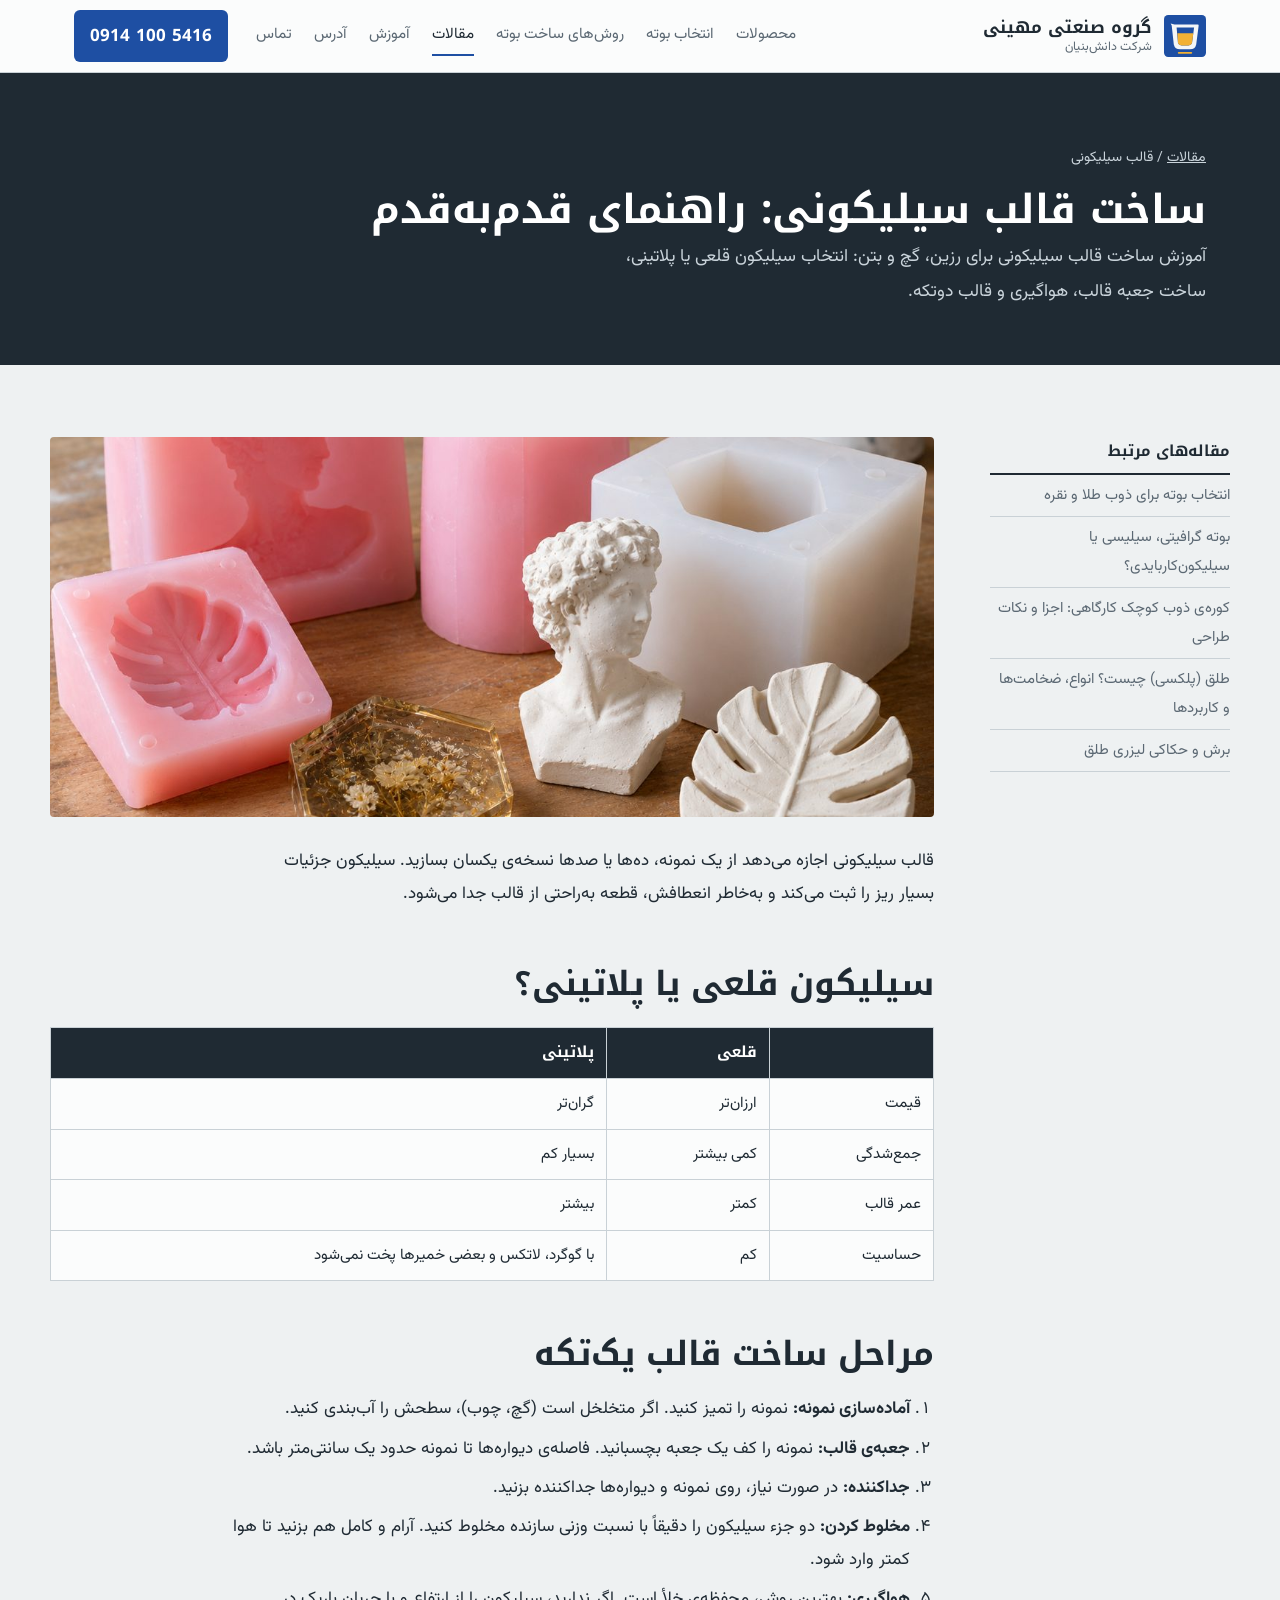
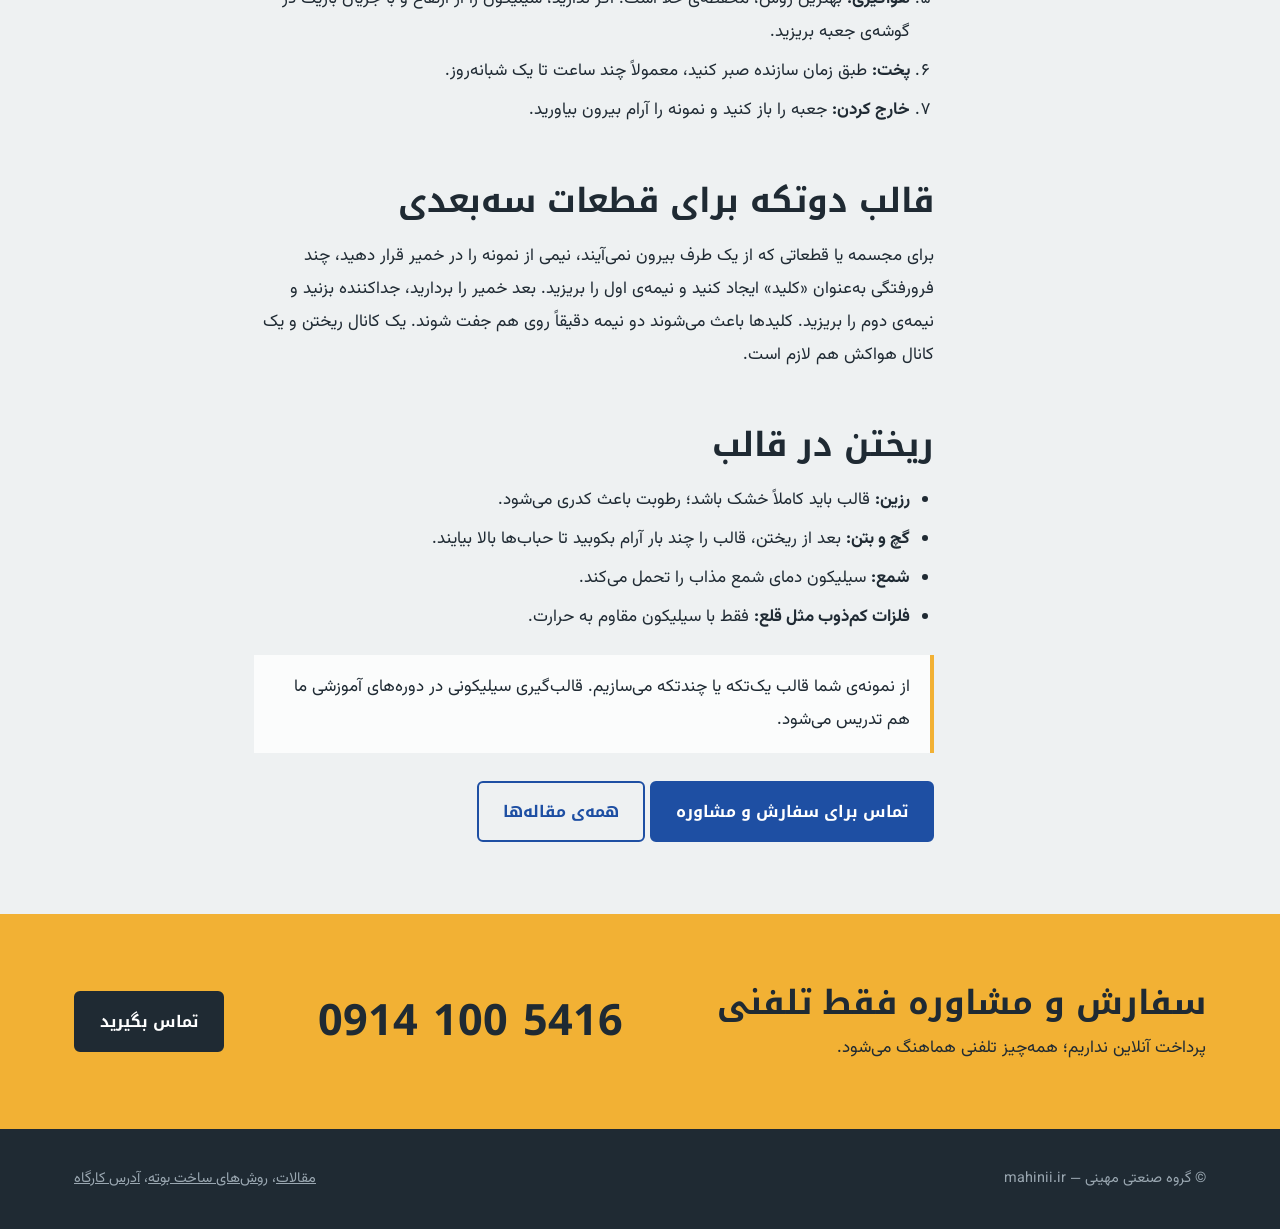
<file: silicone-mold-guide.html>
<!DOCTYPE html>
<html lang="fa" dir="rtl">
<head>
<meta charset="UTF-8">
<meta name="viewport" content="width=device-width, initial-scale=1">
<title>ساخت قالب سیلیکونی: راهنمای قدم‌به‌قدم | گروه صنعتی مهینی</title>
<meta name="description" content="آموزش ساخت قالب سیلیکونی برای رزین، گچ و بتن: انتخاب سیلیکون قلعی یا پلاتینی، ساخت جعبه قالب، هواگیری و قالب دوتکه.">
<link rel="canonical" href="https://mahinii.ir/silicone-mold-guide.html">
<meta property="og:type" content="article">
<meta property="og:title" content="ساخت قالب سیلیکونی: راهنمای قدم‌به‌قدم | گروه صنعتی مهینی">
<meta property="og:description" content="آموزش ساخت قالب سیلیکونی برای رزین، گچ و بتن: انتخاب سیلیکون قلعی یا پلاتینی، ساخت جعبه قالب، هواگیری و قالب دوتکه.">
<meta property="og:image" content="https://mahinii.ir/images/mold.jpg">
<meta property="og:url" content="https://mahinii.ir/silicone-mold-guide.html">
<meta property="og:locale" content="fa_IR">
<link rel="icon" href="images/logo-mark.svg" type="image/svg+xml">
<link rel="preconnect" href="https://fonts.googleapis.com">
<link rel="preconnect" href="https://fonts.gstatic.com" crossorigin>
<link href="https://fonts.googleapis.com/css2?family=Noto+Kufi+Arabic:wght@600;700&family=Vazirmatn:wght@400;600&display=swap" rel="stylesheet">
<link rel="stylesheet" href="style.css">
<script type="application/ld+json">{"@context": "https://schema.org", "@type": "Article", "headline": "ساخت قالب سیلیکونی: راهنمای قدم‌به‌قدم", "description": "آموزش ساخت قالب سیلیکونی برای رزین، گچ و بتن: انتخاب سیلیکون قلعی یا پلاتینی، ساخت جعبه قالب، هواگیری و قالب دوتکه.", "image": "https://mahinii.ir/images/mold.jpg", "inLanguage": "fa", "author": {"@type": "Organization", "name": "گروه صنعتی مهینی"}, "publisher": {"@type": "Organization", "name": "گروه صنعتی مهینی", "logo": {"@type": "ImageObject", "url": "https://mahinii.ir/images/logo-512.png"}}, "mainEntityOfPage": "https://mahinii.ir/silicone-mold-guide.html"}</script>
</head>
<body>
<header class="top">
  <div class="wrap">
    <a href="index.html" class="logo"><img src="images/logo-mark.svg" alt=""><span><b>گروه صنعتی مهینی</b><small>شرکت دانش‌بنیان</small></span></a>
    <button class="menu-btn" aria-expanded="false" aria-controls="nav">منو</button>
    <nav id="nav">
      <a href="index.html#products">محصولات</a>
      <a href="index.html#guide">انتخاب بوته</a>
      <a href="crucibles.html">روش‌های ساخت بوته</a>
      <a href="blog.html" aria-current="page">مقالات</a>
      <a href="index.html#training">آموزش</a>
      <a href="index.html#address">آدرس</a>
      <a href="#contact">تماس</a>
    </nav>
    <a class="tel" href="tel:+989141005416">0914 100 5416</a>
  </div>
</header>

<main>
<div class="page-head">
  <div class="wrap">
    <p class="crumb"><a href="blog.html">مقالات</a> / قالب سیلیکونی</p>
    <h1 style="font-size:clamp(1.7rem,3.4vw,2.5rem)">ساخت قالب سیلیکونی: راهنمای قدم‌به‌قدم</h1>
    <p class="lead">آموزش ساخت قالب سیلیکونی برای رزین، گچ و بتن: انتخاب سیلیکون قلعی یا پلاتینی، ساخت جعبه قالب، هواگیری و قالب دوتکه.</p>
  </div>
</div>
<div class="wrap article">
  <nav class="toc" aria-label="مقاله‌های مرتبط">
    <b class="toc-h">مقاله‌های مرتبط</b>
    <a href="gold-crucible.html">انتخاب بوته برای ذوب طلا و نقره</a>
    <a href="graphite-vs-silica-vs-sic.html">بوته گرافیتی، سیلیسی یا سیلیکون‌کاربایدی؟</a>
    <a href="small-melting-furnace.html">کوره‌ی ذوب کوچک کارگاهی: اجزا و نکات طراحی</a>
    <a href="plexiglass-guide.html">طلق (پلکسی) چیست؟ انواع، ضخامت‌ها و کاربردها</a>
    <a href="plexiglass-laser-cutting.html">برش و حکاکی لیزری طلق</a>
  </nav>
  <article>
    <figure class="art-img"><img src="images/mold.jpg" alt="ساخت قالب سیلیکونی: راهنمای قدم‌به‌قدم"></figure>

<p>قالب سیلیکونی اجازه می‌دهد از یک نمونه، ده‌ها یا صدها نسخه‌ی یکسان بسازید. سیلیکون جزئیات بسیار ریز را ثبت می‌کند و به‌خاطر انعطافش، قطعه به‌راحتی از قالب جدا می‌شود.</p>
<h2>سیلیکون قلعی یا پلاتینی؟</h2>
<table><thead><tr><th></th><th>قلعی</th><th>پلاتینی</th></tr></thead><tbody>
<tr><td>قیمت</td><td>ارزان‌تر</td><td>گران‌تر</td></tr>
<tr><td>جمع‌شدگی</td><td>کمی بیشتر</td><td>بسیار کم</td></tr>
<tr><td>عمر قالب</td><td>کمتر</td><td>بیشتر</td></tr>
<tr><td>حساسیت</td><td>کم</td><td>با گوگرد، لاتکس و بعضی خمیرها پخت نمی‌شود</td></tr>
</tbody></table>
<h2>مراحل ساخت قالب یک‌تکه</h2>
<ol>
<li><b>آماده‌سازی نمونه:</b> نمونه را تمیز کنید. اگر متخلخل است (گچ، چوب)، سطحش را آب‌بندی کنید.</li>
<li><b>جعبه‌ی قالب:</b> نمونه را کف یک جعبه بچسبانید. فاصله‌ی دیواره‌ها تا نمونه حدود یک سانتی‌متر باشد.</li>
<li><b>جداکننده:</b> در صورت نیاز، روی نمونه و دیواره‌ها جداکننده بزنید.</li>
<li><b>مخلوط کردن:</b> دو جزء سیلیکون را دقیقاً با نسبت وزنی سازنده مخلوط کنید. آرام و کامل هم بزنید تا هوا کمتر وارد شود.</li>
<li><b>هواگیری:</b> بهترین روش، محفظه‌ی خلأ است. اگر ندارید، سیلیکون را از ارتفاع و با جریان باریک در گوشه‌ی جعبه بریزید.</li>
<li><b>پخت:</b> طبق زمان سازنده صبر کنید، معمولاً چند ساعت تا یک شبانه‌روز.</li>
<li><b>خارج کردن:</b> جعبه را باز کنید و نمونه را آرام بیرون بیاورید.</li>
</ol>
<h2>قالب دوتکه برای قطعات سه‌بعدی</h2>
<p>برای مجسمه یا قطعاتی که از یک طرف بیرون نمی‌آیند، نیمی از نمونه را در خمیر قرار دهید، چند فرورفتگی به‌عنوان «کلید» ایجاد کنید و نیمه‌ی اول را بریزید. بعد خمیر را بردارید، جداکننده بزنید و نیمه‌ی دوم را بریزید. کلیدها باعث می‌شوند دو نیمه دقیقاً روی هم جفت شوند. یک کانال ریختن و یک کانال هواکش هم لازم است.</p>
<h2>ریختن در قالب</h2>
<ul>
<li><b>رزین:</b> قالب باید کاملاً خشک باشد؛ رطوبت باعث کدری می‌شود.</li>
<li><b>گچ و بتن:</b> بعد از ریختن، قالب را چند بار آرام بکوبید تا حباب‌ها بالا بیایند.</li>
<li><b>شمع:</b> سیلیکون دمای شمع مذاب را تحمل می‌کند.</li>
<li><b>فلزات کم‌ذوب مثل قلع:</b> فقط با سیلیکون مقاوم به حرارت.</li>
</ul>
<div class="note">از نمونه‌ی شما قالب یک‌تکه یا چندتکه می‌سازیم. قالب‌گیری سیلیکونی در دوره‌های آموزشی ما هم تدریس می‌شود.</div>

    <p style="margin-top:28px"><a class="btn" href="tel:+989141005416">تماس برای سفارش و مشاوره</a> <a class="btn line" href="blog.html">همه‌ی مقاله‌ها</a></p>
  </article>
</div>
</main>
<div class="contact" id="contact">
  <div class="wrap">
    <div>
      <h2 style="margin-bottom:4px">سفارش و مشاوره فقط تلفنی</h2>
      <p>پرداخت آنلاین نداریم؛ همه‌چیز تلفنی هماهنگ می‌شود.</p>
    </div>
    <a class="num" href="tel:+989141005416">0914 100 5416</a>
    <a class="btn" href="tel:+989141005416">تماس بگیرید</a>
  </div>
</div>

<footer>
  <div class="wrap">
    <span>© گروه صنعتی مهینی — mahinii.ir</span>
    <span><a href="blog.html">مقالات</a>، <a href="crucibles.html">روش‌های ساخت بوته</a>، <a href="index.html#address">آدرس کارگاه</a></span>
  </div>
</footer>
<script src="site.js"></script>
</body>
</html>
</file>
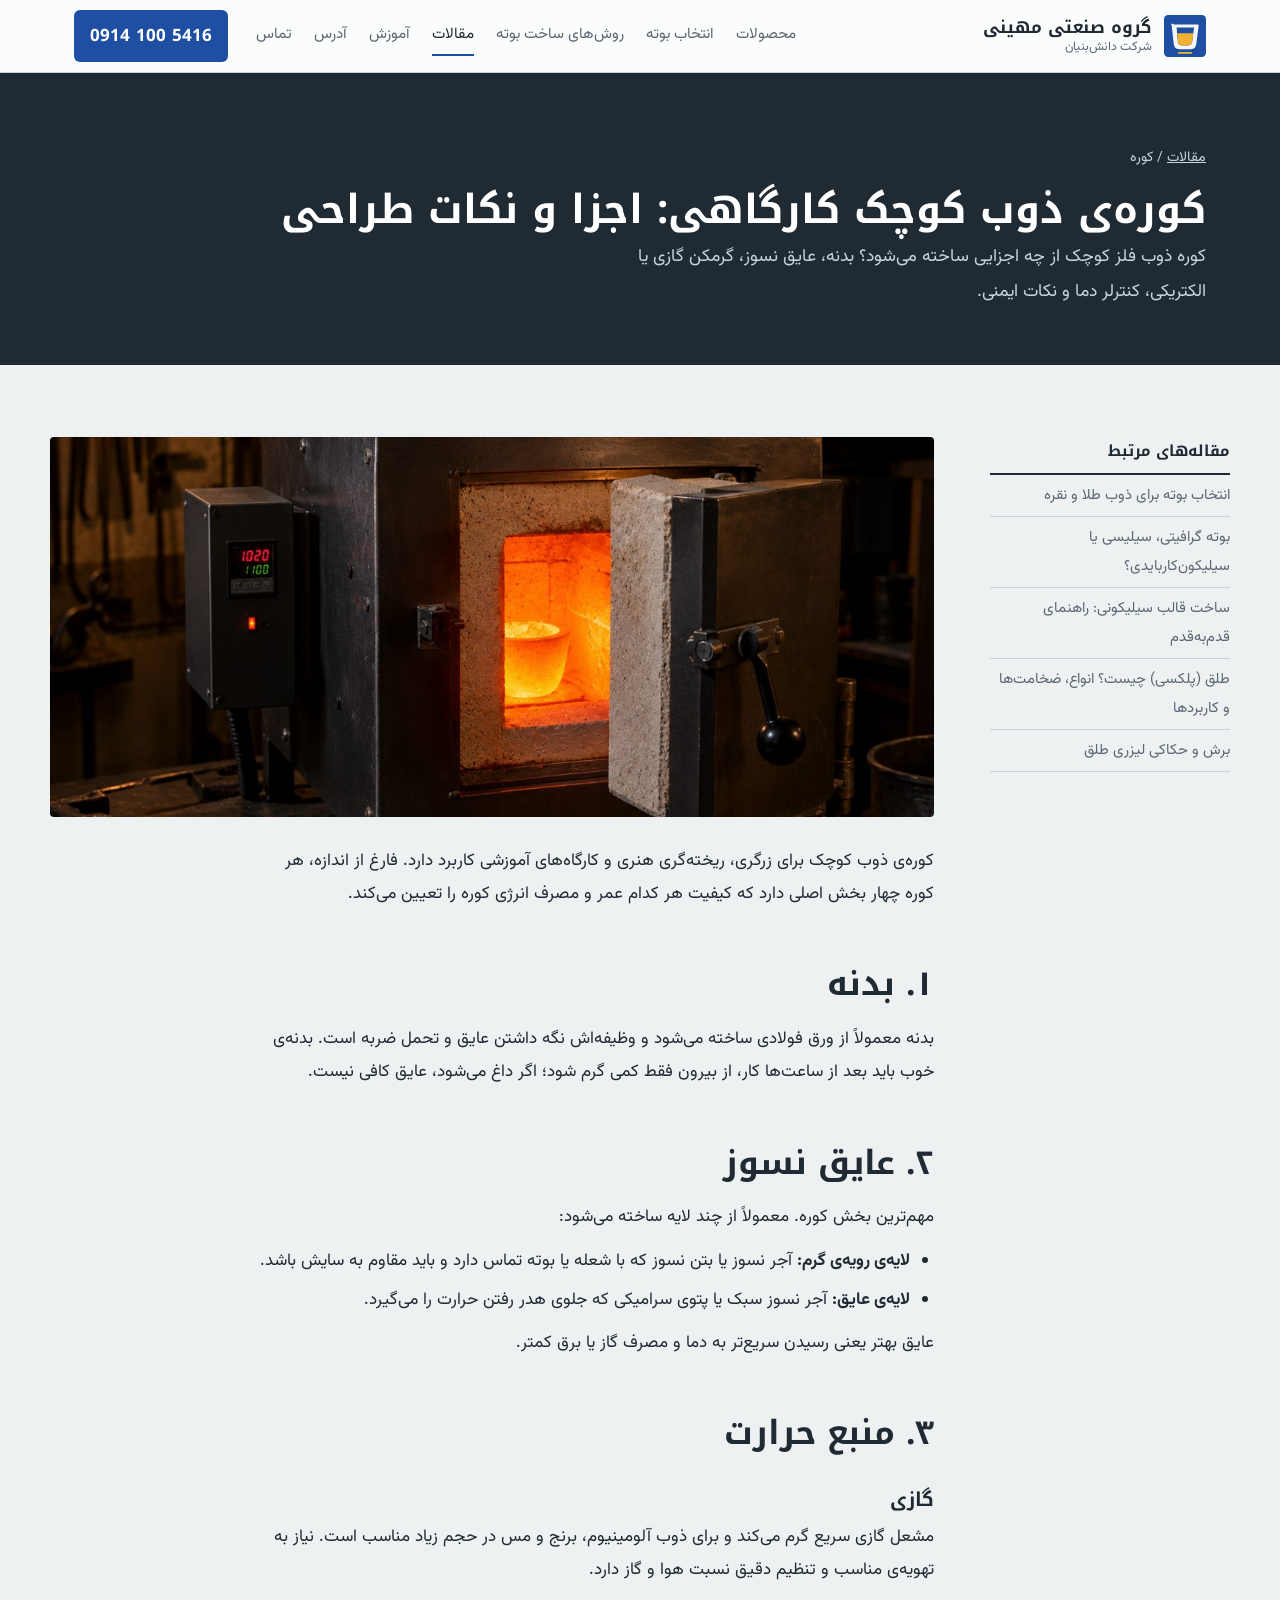
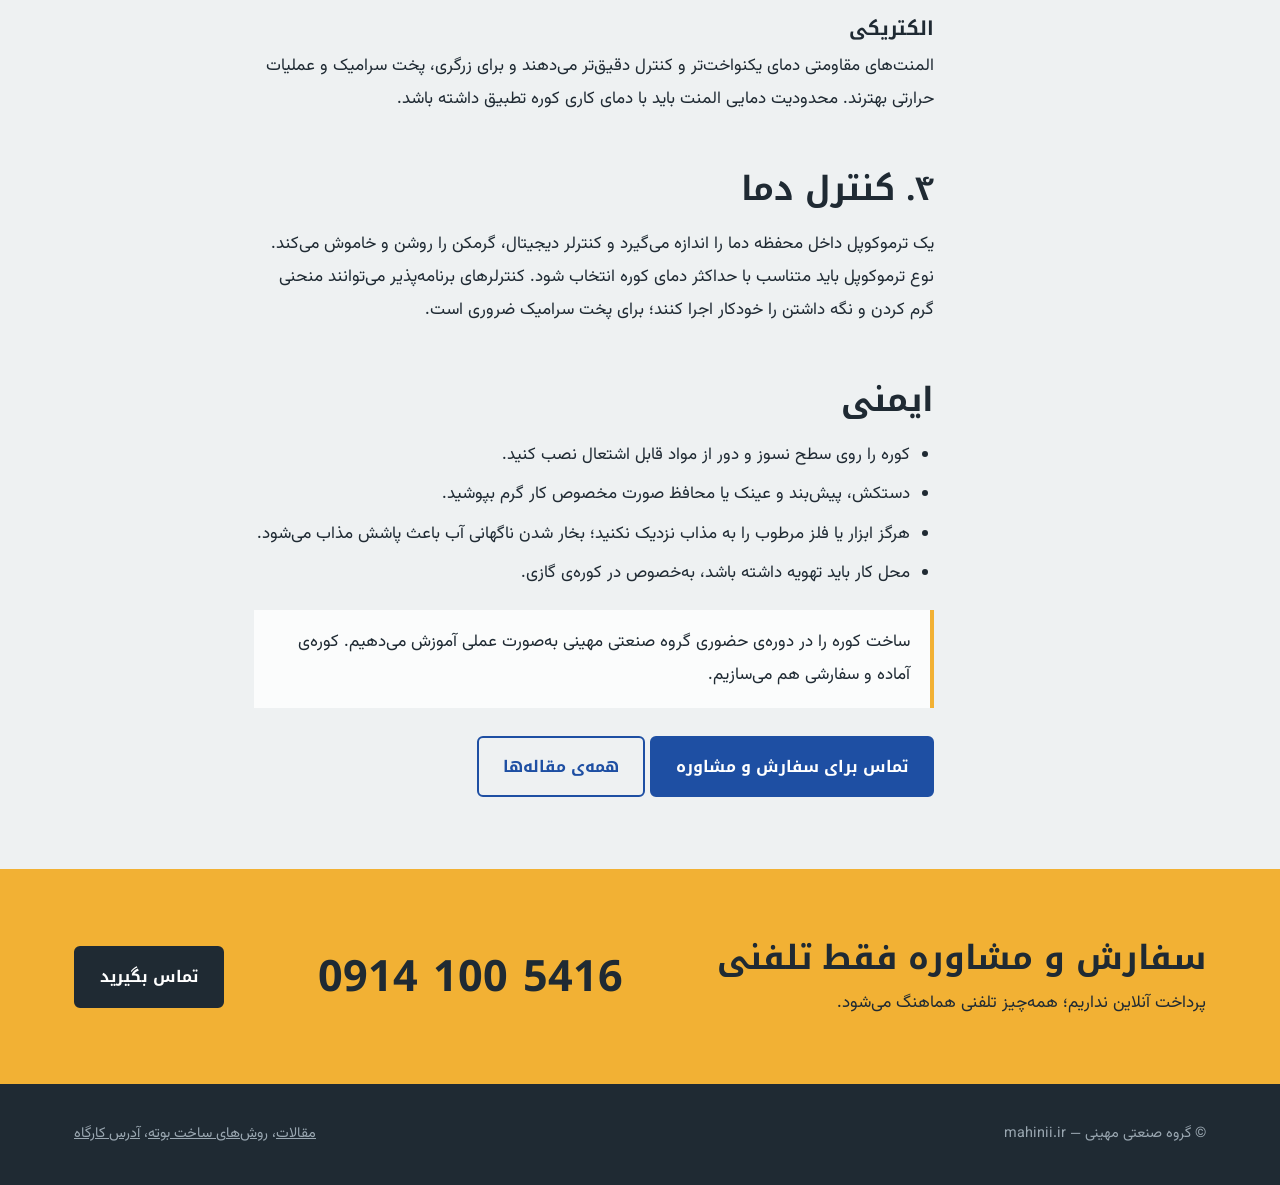
<file: small-melting-furnace.html>
<!DOCTYPE html>
<html lang="fa" dir="rtl">
<head>
<meta charset="UTF-8">
<meta name="viewport" content="width=device-width, initial-scale=1">
<title>کوره‌ی ذوب کوچک کارگاهی: اجزا و نکات طراحی | گروه صنعتی مهینی</title>
<meta name="description" content="کوره ذوب فلز کوچک از چه اجزایی ساخته می‌شود؟ بدنه، عایق نسوز، گرمکن گازی یا الکتریکی، کنترلر دما و نکات ایمنی.">
<link rel="canonical" href="https://mahinii.ir/small-melting-furnace.html">
<meta property="og:type" content="article">
<meta property="og:title" content="کوره‌ی ذوب کوچک کارگاهی: اجزا و نکات طراحی | گروه صنعتی مهینی">
<meta property="og:description" content="کوره ذوب فلز کوچک از چه اجزایی ساخته می‌شود؟ بدنه، عایق نسوز، گرمکن گازی یا الکتریکی، کنترلر دما و نکات ایمنی.">
<meta property="og:image" content="https://mahinii.ir/images/kiln.jpg">
<meta property="og:url" content="https://mahinii.ir/small-melting-furnace.html">
<meta property="og:locale" content="fa_IR">
<link rel="icon" href="images/logo-mark.svg" type="image/svg+xml">
<link rel="preconnect" href="https://fonts.googleapis.com">
<link rel="preconnect" href="https://fonts.gstatic.com" crossorigin>
<link href="https://fonts.googleapis.com/css2?family=Noto+Kufi+Arabic:wght@600;700&family=Vazirmatn:wght@400;600&display=swap" rel="stylesheet">
<link rel="stylesheet" href="style.css">
<script type="application/ld+json">{"@context": "https://schema.org", "@type": "Article", "headline": "کوره‌ی ذوب کوچک کارگاهی: اجزا و نکات طراحی", "description": "کوره ذوب فلز کوچک از چه اجزایی ساخته می‌شود؟ بدنه، عایق نسوز، گرمکن گازی یا الکتریکی، کنترلر دما و نکات ایمنی.", "image": "https://mahinii.ir/images/kiln.jpg", "inLanguage": "fa", "author": {"@type": "Organization", "name": "گروه صنعتی مهینی"}, "publisher": {"@type": "Organization", "name": "گروه صنعتی مهینی", "logo": {"@type": "ImageObject", "url": "https://mahinii.ir/images/logo-512.png"}}, "mainEntityOfPage": "https://mahinii.ir/small-melting-furnace.html"}</script>
</head>
<body>
<header class="top">
  <div class="wrap">
    <a href="index.html" class="logo"><img src="images/logo-mark.svg" alt=""><span><b>گروه صنعتی مهینی</b><small>شرکت دانش‌بنیان</small></span></a>
    <button class="menu-btn" aria-expanded="false" aria-controls="nav">منو</button>
    <nav id="nav">
      <a href="index.html#products">محصولات</a>
      <a href="index.html#guide">انتخاب بوته</a>
      <a href="crucibles.html">روش‌های ساخت بوته</a>
      <a href="blog.html" aria-current="page">مقالات</a>
      <a href="index.html#training">آموزش</a>
      <a href="index.html#address">آدرس</a>
      <a href="#contact">تماس</a>
    </nav>
    <a class="tel" href="tel:+989141005416">0914 100 5416</a>
  </div>
</header>

<main>
<div class="page-head">
  <div class="wrap">
    <p class="crumb"><a href="blog.html">مقالات</a> / کوره</p>
    <h1 style="font-size:clamp(1.7rem,3.4vw,2.5rem)">کوره‌ی ذوب کوچک کارگاهی: اجزا و نکات طراحی</h1>
    <p class="lead">کوره ذوب فلز کوچک از چه اجزایی ساخته می‌شود؟ بدنه، عایق نسوز، گرمکن گازی یا الکتریکی، کنترلر دما و نکات ایمنی.</p>
  </div>
</div>
<div class="wrap article">
  <nav class="toc" aria-label="مقاله‌های مرتبط">
    <b class="toc-h">مقاله‌های مرتبط</b>
    <a href="gold-crucible.html">انتخاب بوته برای ذوب طلا و نقره</a>
    <a href="graphite-vs-silica-vs-sic.html">بوته گرافیتی، سیلیسی یا سیلیکون‌کاربایدی؟</a>
    <a href="silicone-mold-guide.html">ساخت قالب سیلیکونی: راهنمای قدم‌به‌قدم</a>
    <a href="plexiglass-guide.html">طلق (پلکسی) چیست؟ انواع، ضخامت‌ها و کاربردها</a>
    <a href="plexiglass-laser-cutting.html">برش و حکاکی لیزری طلق</a>
  </nav>
  <article>
    <figure class="art-img"><img src="images/kiln.jpg" alt="کوره‌ی ذوب کوچک کارگاهی: اجزا و نکات طراحی"></figure>

<p>کوره‌ی ذوب کوچک برای زرگری، ریخته‌گری هنری و کارگاه‌های آموزشی کاربرد دارد. فارغ از اندازه، هر کوره چهار بخش اصلی دارد که کیفیت هر کدام عمر و مصرف انرژی کوره را تعیین می‌کند.</p>
<h2>۱. بدنه</h2>
<p>بدنه معمولاً از ورق فولادی ساخته می‌شود و وظیفه‌اش نگه داشتن عایق و تحمل ضربه است. بدنه‌ی خوب باید بعد از ساعت‌ها کار، از بیرون فقط کمی گرم شود؛ اگر داغ می‌شود، عایق کافی نیست.</p>
<h2>۲. عایق نسوز</h2>
<p>مهم‌ترین بخش کوره. معمولاً از چند لایه ساخته می‌شود:</p>
<ul>
<li><b>لایه‌ی رویه‌ی گرم:</b> آجر نسوز یا بتن نسوز که با شعله یا بوته تماس دارد و باید مقاوم به سایش باشد.</li>
<li><b>لایه‌ی عایق:</b> آجر نسوز سبک یا پتوی سرامیکی که جلوی هدر رفتن حرارت را می‌گیرد.</li>
</ul>
<p>عایق بهتر یعنی رسیدن سریع‌تر به دما و مصرف گاز یا برق کمتر.</p>
<h2>۳. منبع حرارت</h2>
<h3>گازی</h3>
<p>مشعل گازی سریع گرم می‌کند و برای ذوب آلومینیوم، برنج و مس در حجم زیاد مناسب است. نیاز به تهویه‌ی مناسب و تنظیم دقیق نسبت هوا و گاز دارد.</p>
<h3>الکتریکی</h3>
<p>المنت‌های مقاومتی دمای یکنواخت‌تر و کنترل دقیق‌تر می‌دهند و برای زرگری، پخت سرامیک و عملیات حرارتی بهترند. محدودیت دمایی المنت باید با دمای کاری کوره تطبیق داشته باشد.</p>
<h2>۴. کنترل دما</h2>
<p>یک ترموکوپل داخل محفظه دما را اندازه می‌گیرد و کنترلر دیجیتال، گرمکن را روشن و خاموش می‌کند. نوع ترموکوپل باید متناسب با حداکثر دمای کوره انتخاب شود. کنترلرهای برنامه‌پذیر می‌توانند منحنی گرم کردن و نگه داشتن را خودکار اجرا کنند؛ برای پخت سرامیک ضروری است.</p>
<h2>ایمنی</h2>
<ul>
<li>کوره را روی سطح نسوز و دور از مواد قابل اشتعال نصب کنید.</li>
<li>دستکش، پیش‌بند و عینک یا محافظ صورت مخصوص کار گرم بپوشید.</li>
<li>هرگز ابزار یا فلز مرطوب را به مذاب نزدیک نکنید؛ بخار شدن ناگهانی آب باعث پاشش مذاب می‌شود.</li>
<li>محل کار باید تهویه داشته باشد، به‌خصوص در کوره‌ی گازی.</li>
</ul>
<div class="note">ساخت کوره را در دوره‌ی حضوری گروه صنعتی مهینی به‌صورت عملی آموزش می‌دهیم. کوره‌ی آماده و سفارشی هم می‌سازیم.</div>

    <p style="margin-top:28px"><a class="btn" href="tel:+989141005416">تماس برای سفارش و مشاوره</a> <a class="btn line" href="blog.html">همه‌ی مقاله‌ها</a></p>
  </article>
</div>
</main>
<div class="contact" id="contact">
  <div class="wrap">
    <div>
      <h2 style="margin-bottom:4px">سفارش و مشاوره فقط تلفنی</h2>
      <p>پرداخت آنلاین نداریم؛ همه‌چیز تلفنی هماهنگ می‌شود.</p>
    </div>
    <a class="num" href="tel:+989141005416">0914 100 5416</a>
    <a class="btn" href="tel:+989141005416">تماس بگیرید</a>
  </div>
</div>

<footer>
  <div class="wrap">
    <span>© گروه صنعتی مهینی — mahinii.ir</span>
    <span><a href="blog.html">مقالات</a>، <a href="crucibles.html">روش‌های ساخت بوته</a>، <a href="index.html#address">آدرس کارگاه</a></span>
  </div>
</footer>
<script src="site.js"></script>
</body>
</html>
</file>
<file: style.css>
:root{
  --paper:#EEF1F2;      /* fired alumina, cool white */
  --white:#FBFCFC;
  --graphite:#1F2A33;   /* crucible graphite */
  --steel:#5B6873;
  --rule:#C9D1D6;
  --cobalt:#1E4FA3;     /* cobalt glaze */
  --heat:#F2B134;       /* molten metal */
  --head:"Noto Kufi Arabic","Vazirmatn",Tahoma,sans-serif;
  --body:"Vazirmatn",Tahoma,sans-serif;
}
*{box-sizing:border-box;margin:0;padding:0}
html{scroll-behavior:smooth}
@media (prefers-reduced-motion:reduce){html{scroll-behavior:auto}*{transition:none!important}}
body{font-family:var(--body);background:var(--paper);color:var(--graphite);font-size:17px;line-height:1.95}
img{max-width:100%;display:block}
a{color:inherit}
:focus-visible{outline:3px solid var(--heat);outline-offset:3px}
.wrap{max-width:1180px;margin:0 auto;padding:0 24px}
h1,h2,h3{font-family:var(--head);line-height:1.5;font-weight:700}
h2{font-size:clamp(1.55rem,2.6vw,2.1rem);margin-bottom:14px}
h3{font-size:1.2rem;margin-bottom:6px}
p{max-width:62ch}
.lead{font-size:1.1rem;color:var(--steel)}

/* header */
.top{background:var(--white);border-bottom:1px solid var(--rule);position:sticky;top:0;z-index:30}
.top .wrap{display:flex;align-items:center;gap:28px;height:72px}
.logo{display:flex;align-items:center;gap:12px;text-decoration:none}
.logo img{width:42px;height:42px}
.logo b{font-family:var(--head);font-size:1.08rem;display:block;line-height:1.3}
.logo small{display:block;color:var(--steel);font-size:.78rem;line-height:1.3}
.top nav{display:flex;gap:22px;margin-inline-start:auto;font-size:.95rem}
.top nav a{text-decoration:none;color:var(--steel);padding:4px 0;border-bottom:2px solid transparent}
.top nav a:hover,.top nav a[aria-current]{color:var(--graphite);border-color:var(--cobalt)}
.tel{font-family:var(--head);font-weight:700;text-decoration:none;background:var(--cobalt);color:#fff;padding:9px 16px;border-radius:6px;white-space:nowrap;direction:ltr}
.menu-btn{display:none;margin-inline-start:auto;background:none;border:1px solid var(--rule);border-radius:6px;padding:6px 12px;font:inherit;cursor:pointer}
@media(max-width:940px){
  .top nav{display:none;position:absolute;top:72px;inset-inline:0;background:var(--white);flex-direction:column;gap:0;padding:8px 24px 16px;border-bottom:1px solid var(--rule)}
  .top nav.open{display:flex}
  .top nav a{padding:10px 0;border:0;border-bottom:1px solid var(--rule)}
  .menu-btn{display:block}
  .tel{display:none}
}

/* buttons */
.btn{display:inline-block;font-family:var(--head);font-weight:700;font-size:1rem;text-decoration:none;padding:13px 24px;border-radius:6px;border:2px solid var(--cobalt);background:var(--cobalt);color:#fff;cursor:pointer}
.btn:hover{background:#173f85;border-color:#173f85}
.btn.line{background:transparent;color:var(--cobalt)}
.btn.line:hover{background:var(--cobalt);color:#fff}
.btn.on-dark{border-color:#fff;background:#fff;color:var(--graphite)}
.btn.on-dark.line{background:transparent;color:#fff}

/* hero */
.hero{display:grid;grid-template-columns:5fr 6fr;min-height:560px;background:var(--graphite);color:#fff}
.hero .text{padding:72px 56px 64px;display:flex;flex-direction:column;justify-content:center}
.hero h1{font-size:clamp(2rem,4vw,3.1rem);margin-bottom:10px}
.hero .kb{display:inline-flex;align-items:center;gap:8px;font-size:.92rem;color:var(--heat);margin-bottom:22px}
.hero .kb::before{content:"";width:10px;height:10px;border-radius:50%;background:var(--heat)}
.hero p{color:#C9D3DA;font-size:1.08rem;margin-bottom:32px}
.hero .actions{display:flex;gap:12px;flex-wrap:wrap}
.hero figure{position:relative;overflow:hidden}
.hero figure img{width:100%;height:100%;object-fit:cover}
.hero figcaption{position:absolute;bottom:0;inset-inline-start:0;background:var(--graphite);color:#C9D3DA;font-size:.85rem;padding:8px 16px}
@media(max-width:900px){.hero{grid-template-columns:1fr}.hero figure{order:-1;height:300px}.hero .text{padding:40px 24px}}

section{padding:88px 0}
.sec-intro{margin-bottom:40px}

/* heat scale — the signature element */
.heat{background:var(--white);border-block:1px solid var(--rule)}
.scale{position:relative;margin:56px 0 16px;height:18px;border-radius:3px;
  background:linear-gradient(to left,#2b2f33 0%,#2b2f33 28%,#5a1a12 34%,#8f1f12 48%,#c63c12 62%,#ec7a1c 74%,#f6c046 86%,#fff4d6 100%)}
.ticks{position:relative;height:22px;font-size:.78rem;color:var(--steel)}
.ticks span{position:absolute;transform:translateX(50%);direction:ltr}
.metal{position:absolute;bottom:26px;transform:translateX(50%);background:var(--white);border:1.5px solid var(--graphite);border-radius:4px;font:600 .85rem var(--body);padding:2px 9px;cursor:pointer;white-space:nowrap;color:var(--graphite)}
.metal::after{content:"";position:absolute;top:100%;left:50%;width:1.5px;height:10px;background:var(--graphite)}
.metal.alt{bottom:auto;top:-62px}
.metal.alt::after{top:auto;bottom:-10px}
.metal[aria-pressed="true"]{background:var(--cobalt);border-color:var(--cobalt);color:#fff}
.metal[aria-pressed="true"]::after{background:var(--cobalt)}
.pick{display:grid;grid-template-columns:1fr 1fr 1fr;gap:0;margin-top:40px;border:1px solid var(--rule);background:var(--paper)}
.pick div{padding:22px 24px;border-inline-start:1px solid var(--rule)}
.pick div:first-child{border:0}
.pick dt{font-size:.85rem;color:var(--steel)}
.pick dd{font-family:var(--head);font-weight:700;font-size:1.12rem;margin-top:4px}
.pick dd small{display:block;font-family:var(--body);font-weight:400;font-size:.9rem;color:var(--steel)}
@media(max-width:760px){.pick{grid-template-columns:1fr}.pick div{border:0;border-top:1px solid var(--rule)}.metal{font-size:.72rem;padding:1px 5px}}

/* products: alternating rows, not cards */
.product{display:grid;grid-template-columns:1fr 1fr;gap:56px;align-items:center;padding:48px 0;border-top:1px solid var(--rule)}
.product:nth-child(even) figure{order:2}
.product figure img{width:100%;aspect-ratio:4/3;object-fit:cover;border-radius:4px}
.product ul{list-style:none;margin:16px 0 24px;border-top:1px solid var(--rule)}
.product li{display:flex;justify-content:space-between;gap:16px;padding:8px 0;border-bottom:1px solid var(--rule);font-size:.95rem}
.product li span:first-child{color:var(--steel)}
@media(max-width:860px){.product{grid-template-columns:1fr;gap:20px}.product:nth-child(even) figure{order:0}}

/* industries */
.ind{background:var(--cobalt);color:#fff}
.ind .lead{color:#C8D6F0}
.ind-list{display:grid;grid-template-columns:repeat(3,1fr);gap:0;margin-top:36px;border-top:1px solid rgba(255,255,255,.25)}
.ind-list div{padding:22px 0 22px 24px;border-bottom:1px solid rgba(255,255,255,.25)}
.ind-list p{color:#C8D6F0;font-size:.95rem}
@media(max-width:860px){.ind-list{grid-template-columns:1fr}}

/* methods teaser */
.methods{display:grid;grid-template-columns:4fr 7fr;gap:56px}
.m-list{counter-reset:m;list-style:none}
.m-list li{counter-increment:m;display:grid;grid-template-columns:48px 1fr;gap:12px;padding:18px 0;border-bottom:1px solid var(--rule)}
.m-list li::before{content:counter(m,persian);font-family:var(--head);font-size:1.5rem;color:var(--cobalt);line-height:1.4}
.m-list p{color:var(--steel);font-size:.95rem}
@media(max-width:860px){.methods{grid-template-columns:1fr;gap:16px}}

/* training */
.train{background:var(--graphite);color:#fff}
.train .lead{color:#C9D3DA}
.t-grid{display:grid;grid-template-columns:1fr 1fr;gap:2px;margin-top:40px;background:rgba(255,255,255,.12)}
.t-grid article{background:var(--graphite);padding:32px 32px 36px 0}
.t-grid article+article{padding-inline-start:32px}
.t-grid ul{margin:14px 1.2em 26px 0;color:#C9D3DA}
.t-grid li{margin-bottom:4px}
@media(max-width:860px){.t-grid{grid-template-columns:1fr}.t-grid article,.t-grid article+article{padding:28px 0}}

/* about */
.about{display:grid;grid-template-columns:1fr 1fr;gap:56px}
.team{list-style:none;border-top:1px solid var(--rule)}
.team li{padding:14px 0;border-bottom:1px solid var(--rule)}
.team b{font-family:var(--head)}
.team span{display:block;color:var(--steel);font-size:.95rem}
@media(max-width:860px){.about{grid-template-columns:1fr;gap:20px}}

/* faq */
.faq details{border-bottom:1px solid var(--rule);padding:4px 0}
.faq summary{cursor:pointer;font-family:var(--head);font-weight:700;padding:14px 0;list-style:none;display:flex;justify-content:space-between;gap:16px}
.faq summary::after{content:"+";color:var(--cobalt);font-size:1.4rem;line-height:1}
.faq details[open] summary::after{content:"−"}
.faq details p{color:var(--steel);padding-bottom:18px}

/* contact */
.contact{background:var(--heat);color:var(--graphite);padding:64px 0}
.contact .wrap{display:flex;align-items:center;justify-content:space-between;gap:24px;flex-wrap:wrap}
.contact .num{font-family:var(--head);font-weight:700;font-size:clamp(1.8rem,4vw,2.7rem);direction:ltr;text-decoration:none}
.contact .btn{background:var(--graphite);border-color:var(--graphite)}

footer{background:var(--graphite);color:#9AA7B1;font-size:.9rem;padding:36px 0}
footer .wrap{display:flex;justify-content:space-between;gap:16px;flex-wrap:wrap}

/* article page */
.page-head{background:var(--graphite);color:#fff;padding:72px 0 56px}
.page-head p{color:#C9D3DA}
.article{display:grid;grid-template-columns:240px 1fr;gap:56px;padding:72px 0}
.toc{position:sticky;top:96px;align-self:start;font-size:.93rem}
.toc a{display:block;text-decoration:none;color:var(--steel);padding:6px 0;border-bottom:1px solid var(--rule)}
.toc a:hover{color:var(--cobalt)}
.article h2{margin-top:48px}
.article h2:first-child{margin-top:0}
.article h3{margin-top:28px}
.article p,.article li{max-width:68ch}
.article ol,.article ul{margin:10px 1.4em 10px 0}
.article ol{list-style:persian}
.article li{margin-bottom:6px}
table{border-collapse:collapse;width:100%;margin:18px 0;font-size:.95rem;background:var(--white)}
th,td{border:1px solid var(--rule);padding:10px 12px;text-align:right;vertical-align:top}
th{background:var(--graphite);color:#fff;font-family:var(--head);font-weight:700}
.note{background:var(--white);border-inline-start:4px solid var(--heat);padding:16px 20px;margin:20px 0;max-width:68ch}
@media(max-width:860px){.article{grid-template-columns:1fr}.toc{position:static}}

/* hero heat-up animation */
.hero figure img{filter:brightness(.32) saturate(.15) contrast(1.1);transition:filter 3.9s cubic-bezier(.33,0,.2,1) .3s}
.hero figure.hot img{filter:none}
.readout{position:absolute;top:24px;inset-inline-end:24px;background:rgba(20,26,31,.88);border:1px solid rgba(255,255,255,.14);border-radius:6px;padding:10px 16px 12px;color:#fff;min-width:170px;text-align:left;direction:rtl}
.readout span{display:block;font-size:.78rem;color:#9AA7B1;text-align:right}
.readout b{font-family:var(--head);font-size:2.4rem;line-height:1.2;color:#ff5a3c;font-variant-numeric:tabular-nums;transition:color .6s}
.readout em{font-style:normal;color:#9AA7B1;margin-inline-start:4px}
.readout small{display:block;font-size:.8rem;color:#9AA7B1;text-align:right}
.hero figure.done .readout b{color:var(--heat)}
.hero figure.done .readout small{color:#fff}
@media (prefers-reduced-motion:reduce){.hero figure img{transition:none}}
@media(max-width:900px){.readout{top:12px;inset-inline-end:12px;min-width:140px;padding:8px 12px}.readout b{font-size:1.8rem}}

/* crucible-making step animation */
.steps-anim{margin:22px 0 26px;background:var(--graphite);border-radius:6px;overflow:hidden;max-width:760px}
.steps-anim svg{display:block;width:100%;height:auto}
.steps-anim text{fill:#C9D3DA;font:15px var(--body);text-anchor:middle}
.steps-anim .deg{fill:var(--heat);font:700 18px var(--head)}
.sc{opacity:0;transition:opacity .5s}
.sc.on{opacity:1}
.cru{fill:#8d7a66}.cav{fill:#1F2A33}
.sc.on .grain{animation:fall 1.4s ease-in infinite}
@keyframes fall{from{transform:translateY(-40px);opacity:0}30%{opacity:1}to{transform:translateY(80px);opacity:0}}
.paddle{transform-origin:320px 165px}
.sc.on .paddle{animation:stir 1.6s ease-in-out infinite alternate}
@keyframes stir{from{transform:rotate(-18deg)}to{transform:rotate(18deg)}}
.sc.on .ram{animation:press 1.6s ease-in-out infinite}
@keyframes press{0%,100%{transform:translateY(0)}50%{transform:translateY(80px)}}
.dry .cru{transition:fill 2.6s}
.sc.on .dry .cru{fill:#d8cdbd}
.sc.on .vapor path{animation:rise 2s ease-out infinite}
.vapor path:nth-child(2){animation-delay:.5s!important}.vapor path:nth-child(3){animation-delay:1s!important}
@keyframes rise{from{transform:translateY(20px);opacity:0}40%{opacity:1}to{transform:translateY(-30px);opacity:0}}
.glow{fill:#2a1a14;transition:fill 2.8s}
.sc.on .glow{fill:#f0802a}
.fire .cru{fill:#b5a189;transition:fill 2.8s}.fire .cav{fill:#3a2a20}
.sc.on .fire .cru{fill:#ffb366}
.sc.on .gloss{animation:sweep 1.8s ease-in-out infinite}
@keyframes sweep{from{transform:skewX(-20deg) translateX(0)}to{transform:skewX(-20deg) translateX(260px)}}
.check{stroke-dasharray:70;stroke-dashoffset:70}
.sc.on .check{transition:stroke-dashoffset .7s .3s;stroke-dashoffset:0}
.steps-anim figcaption{color:#fff;padding:12px 18px 0;font-family:var(--head)}
.sa-ctrl{display:flex;gap:12px;align-items:flex-start;justify-content:space-between;padding:12px 18px 18px}
.sa-steps{display:flex;flex-wrap:wrap;gap:6px}
.sa-steps button{font:.82rem var(--body);color:#C9D3DA;background:transparent;border:1px solid #3a4752;border-radius:4px;padding:4px 10px;cursor:pointer}
.sa-steps button span{color:#9AA7B1;margin-inline-end:6px}
.sa-steps button.past{border-color:#5B6873}
.sa-steps button[aria-selected="true"]{background:var(--heat);border-color:var(--heat);color:var(--graphite)}
.sa-steps button[aria-selected="true"] span{color:var(--graphite)}
.sa-play{font:600 .85rem var(--head);background:#fff;color:var(--graphite);border:0;border-radius:4px;padding:6px 14px;cursor:pointer;flex:none}
@media (prefers-reduced-motion:reduce){.sc *{animation:none!important}}

/* blog + articles */
.crumb{font-size:.88rem;color:#9AA7B1;margin-bottom:8px}
.crumb a{color:#C9D3DA}
.toc-h{display:block;font-family:var(--head);font-size:.95rem;padding-bottom:6px;border-bottom:2px solid var(--graphite)}
.art-img{margin:0 0 28px}
.art-img img{width:100%;max-height:380px;object-fit:cover;border-radius:4px}
.blog{padding:64px 24px 80px}
.blog-group{padding:0;margin-bottom:48px}
.blog-group h2{font-size:1.3rem;border-bottom:2px solid var(--graphite);padding-bottom:8px;margin-bottom:0}
.blog-list{list-style:none}
.blog-list a{display:grid;grid-template-columns:minmax(0,2fr) minmax(0,3fr);gap:24px;text-decoration:none;padding:18px 0;border-bottom:1px solid var(--rule)}
.blog-list a:hover h3{color:var(--cobalt)}
.blog-list h3{margin:0}
.blog-list p{color:var(--steel);font-size:.95rem}
@media(max-width:760px){.blog-list a{grid-template-columns:1fr;gap:4px}}

/* address */
.addr{display:grid;grid-template-columns:1fr 1fr;gap:56px}
.addr dl{border-top:1px solid var(--rule);margin-top:22px}
.addr dl div{display:grid;grid-template-columns:120px 1fr;gap:16px;padding:14px 0;border-bottom:1px solid var(--rule)}
.addr dt{color:var(--steel)}
.addr dd{font-weight:600}
.addr .maps{display:flex;gap:10px;flex-wrap:wrap;margin-top:22px}
.map-box{background:var(--white);border:1px solid var(--rule);border-radius:4px;min-height:280px;overflow:hidden}
.map-box iframe{width:100%;height:100%;min-height:320px;border:0;display:block}
@media(max-width:860px){.addr{grid-template-columns:1fr;gap:24px}}
</file>
